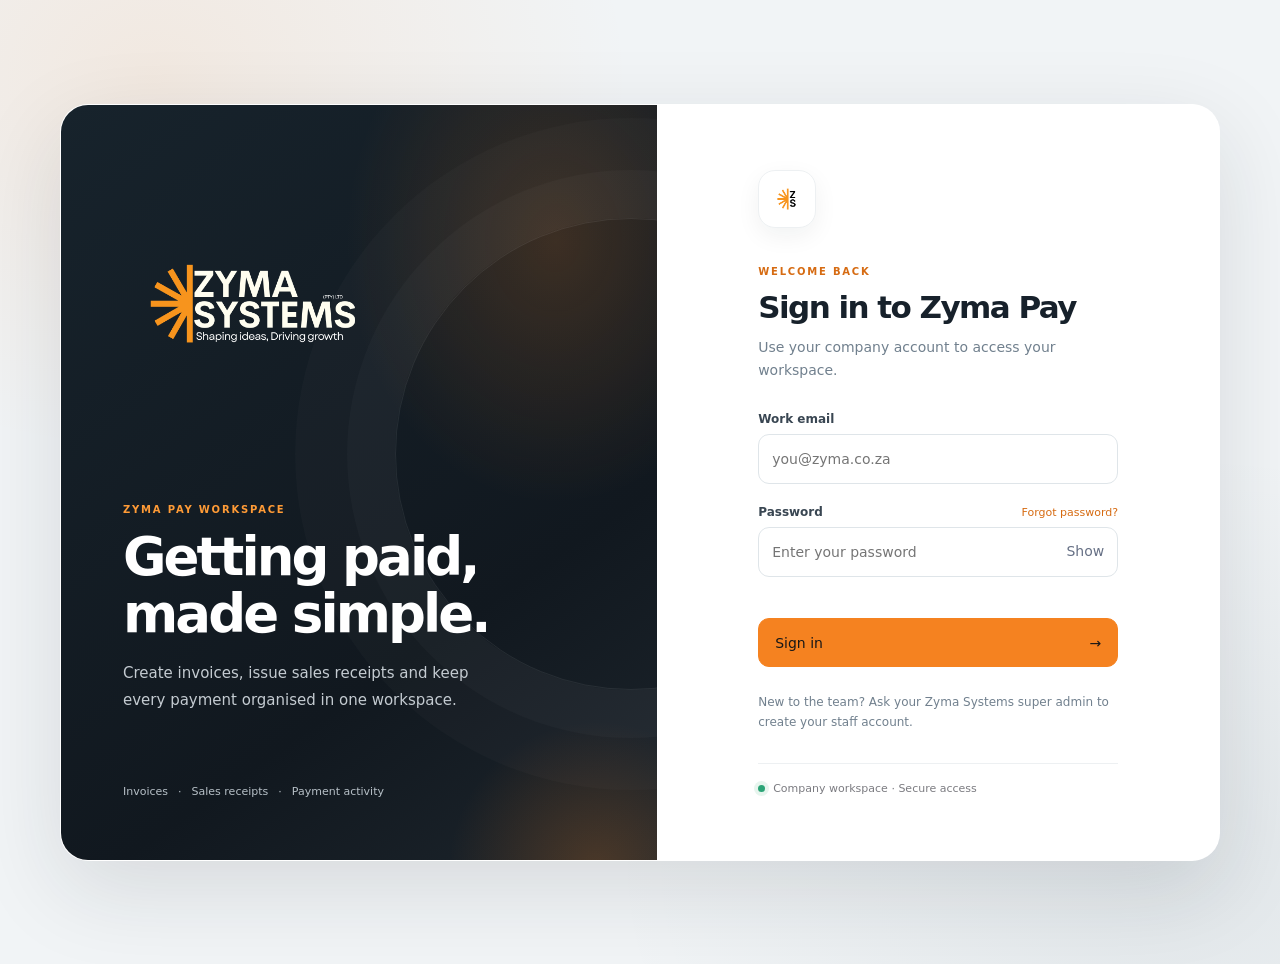
<file: index.html>
<!DOCTYPE html>
<html lang="en">
<head>
    <meta charset="UTF-8">
    <meta name="viewport" content="width=device-width, initial-scale=1.0">
    <meta name="theme-color" content="#f5f4f1">
    <title>Sign in · Zyma Pay</title>
    <meta name="description" content="Zyma Pay makes payments simple with streamlined invoices, sales receipts and payment management.">
    <link rel="canonical" href="https://payments.zyma.co.za/">
    <meta property="og:type" content="website">
    <meta property="og:url" content="https://payments.zyma.co.za/">
    <meta property="og:title" content="Zyma Pay — Payments Simplified">
    <meta property="og:description" content="Zyma Pay makes payments simple with streamlined invoices, sales receipts and payment management.">
    <meta property="og:image" content="https://payments.zyma.co.za/images/Zyma%20Pay_%20Payments%20Simplified.png">
    <meta property="og:image:alt" content="Zyma Pay — Payments Simplified">
    <meta name="twitter:card" content="summary_large_image">
    <meta name="twitter:title" content="Zyma Pay — Payments Simplified">
    <meta name="twitter:description" content="Zyma Pay makes payments simple with streamlined invoices, sales receipts and payment management.">
    <meta name="twitter:image" content="https://payments.zyma.co.za/images/Zyma%20Pay_%20Payments%20Simplified.png">
    <meta name="twitter:image:alt" content="Zyma Pay — Payments Simplified">
    <link rel="icon" type="image/png" href="images/zyma-symbol.png">
    <link rel="stylesheet" href="css/login.css">
</head>
<body class="login-page">
    <main class="auth-shell">
        <section class="auth-story" aria-label="Zyma Systems">
            <img class="auth-full-logo" src="images/zyma-systems-logo-full.png" alt="Zyma Systems — Shaping ideas, Driving growth">
            <div class="story-copy">
                <span class="eyebrow">ZYMA PAY WORKSPACE</span>
                <h1>Getting paid, made simple.</h1>
                <p>Create invoices, issue sales receipts and keep every payment organised in one workspace.</p>
            </div>
            <div class="story-foot"><span>Invoices</span><span>·</span><span>Sales receipts</span><span>·</span><span>Payment activity</span></div>
        </section>

        <section class="auth-panel">
            <div class="auth-panel-inner">
                <img class="auth-symbol" src="images/zyma-symbol.png" alt="Zyma Systems symbol">

                <form id="loginForm" novalidate>
                    <span class="eyebrow">WELCOME BACK</span>
                    <h2>Sign in to Zyma Pay</h2>
                    <p class="muted">Use your company account to access your workspace.</p>

                    <label for="loginEmail">Work email</label>
                    <input type="email" id="loginEmail" name="email" autocomplete="username" placeholder="you@zyma.co.za" required>

                    <div class="field-block">
                        <div class="label-row">
                            <label for="loginPassword">Password</label>
                            <a href="#forgot-password" id="forgotPasswordLink">Forgot password?</a>
                        </div>
                        <div class="password-wrap">
                            <input type="password" id="loginPassword" name="password" autocomplete="current-password" placeholder="Enter your password" required>
                            <button class="show-password" type="button" id="togglePassword" aria-label="Show password">Show</button>
                        </div>
                    </div>

                    <div class="auth-message" id="loginMessage" role="status" aria-live="polite"></div>
                    <button class="primary-btn" type="submit" id="loginSubmit"><span>Sign in</span><span aria-hidden="true">→</span></button>
                    <p class="auth-help">New to the team? Ask your Zyma Systems super admin to create your staff account.</p>
                </form>

                <section id="forgotPasswordPanel" hidden>
                    <span class="eyebrow">ACCOUNT RECOVERY</span>
                    <h2>Reset your password</h2>
                    <p class="muted">Enter your work email and we will send a secure reset link if an active account exists.</p>

                    <form id="forgotPasswordForm" novalidate>
                        <label for="forgotEmail">Work email</label>
                        <input type="email" id="forgotEmail" autocomplete="email" placeholder="you@zyma.co.za" required>
                        <div class="auth-message" id="forgotMessage" role="status" aria-live="polite"></div>
                        <button class="primary-btn" type="submit"><span>Send reset link</span><span aria-hidden="true">→</span></button>
                        <button class="text-btn" id="backToLogin" type="button">← Back to sign in</button>
                    </form>
                </section>

                <div class="auth-secure"><span class="secure-dot"></span> Company workspace · Secure access</div>
            </div>
        </section>
    </main>

    <script src="js/config.js?v=20261008-5"></script>
    <script src="js/api.js?v=20261008-5"></script>
    <script src="js/auth.js?v=20261008-6"></script>
</body>
</html>
</file>
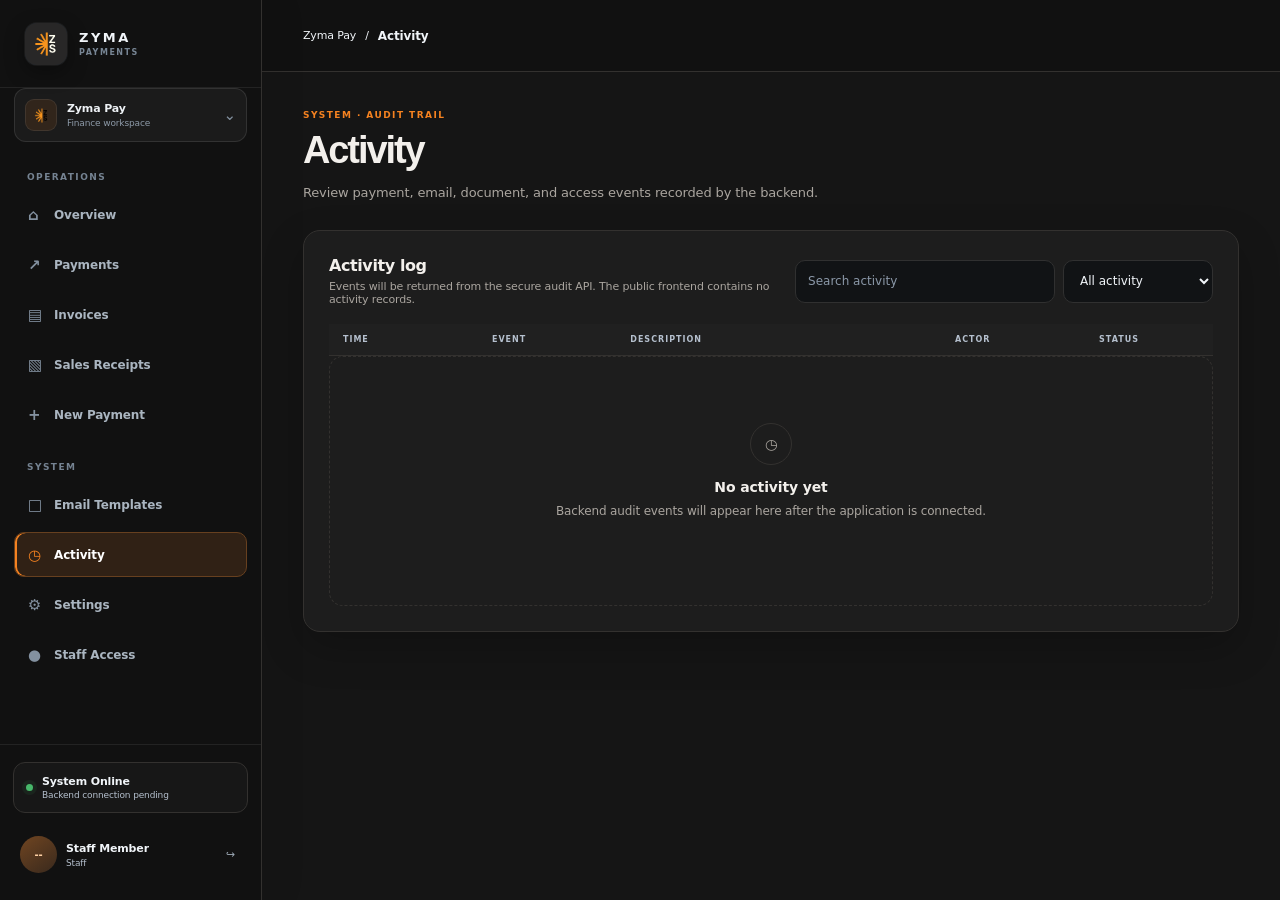
<file: activity.html>
<!DOCTYPE html>
<html lang="en">
<head>
    <meta charset="UTF-8">
    <meta name="viewport" content="width=device-width, initial-scale=1.0">
    <title>Activity — Zyma Pay</title>
    <link rel="stylesheet" href="css/style.css">
    <script src="js/theme.js?v=20261023-1"></script>
</head>
<body>
<div class="app">
    <aside class="sidebar">
        <div class="brand"><div class="brand-mark"><img src="images/5.png" alt="Zyma Systems logo"></div><div class="brand-copy"><strong>ZYMA</strong><span>PAYMENTS</span></div></div>
        <div class="sidebar-section"><span class="sidebar-label">OPERATIONS</span><nav class="navigation">
            <a class="nav-item" href="dashboard.html"><span class="nav-icon">⌂</span><span>Overview</span></a>
            <a class="nav-item" href="dashboard.html#payments"><span class="nav-icon">↗</span><span>Payments</span></a>
            <a class="nav-item" href="invoices.html"><span class="nav-icon">▤</span><span>Invoices</span></a>
            <a class="nav-item" href="sales-receipts.html"><span class="nav-icon">▧</span><span>Sales Receipts</span></a>
            <a class="nav-item" href="dashboard.html#new-payment"><span class="nav-icon">+</span><span>New Payment</span></a>
        </nav></div>
        <div class="sidebar-section"><span class="sidebar-label">SYSTEM</span><nav class="navigation">
            <a class="nav-item" href="templates.html"><span class="nav-icon">□</span><span>Email Templates</span></a>
            <a class="nav-item active" href="activity.html"><span class="nav-icon">◷</span><span>Activity</span></a>
            <a class="nav-item" href="settings.html"><span class="nav-icon">⚙</span><span>Settings</span></a>
            <a class="nav-item" href="staff-access.html" data-super-admin-only><span class="nav-icon">●</span><span>Staff Access</span></a>
        </nav></div>
        <div class="sidebar-bottom"><div class="system-status"><span class="status-dot"></span><div><strong>System Online</strong><small id="systemStatusText">Backend connection pending</small></div></div><div class="user-profile"><div class="avatar" id="userAvatar">--</div><div class="user-details"><strong id="userName">Staff Member</strong><span id="userRole">Staff</span></div><button class="more-button" id="logoutButton" type="button" title="Sign out">↪</button></div></div>
    </aside>
    <main class="main">
        <header class="topbar"><div class="breadcrumb"><span>Zyma Pay</span><span>/</span><strong>Activity</strong></div></header>
        <div class="content"><section class="page standalone-page active-page">
            <div class="page-heading"><div><span class="eyebrow">SYSTEM · AUDIT TRAIL</span><h1>Activity</h1><p>Review payment, email, document, and access events recorded by the backend.</p></div></div>
            <section class="form-panel">
                <div class="invoice-register-toolbar"><div><h2>Activity log</h2><p>Events will be returned from the secure audit API. The public frontend contains no activity records.</p></div><div class="invoice-register-filters"><input id="activitySearch" type="search" placeholder="Search activity" aria-label="Search activity"><select id="activityType"><option value="">All activity</option><option value="payment">Payments</option><option value="email">Emails</option><option value="document">Documents</option><option value="access">Access</option><option value="system">System</option></select></div></div>
                <div class="activity-head"><span>TIME</span><span>EVENT</span><span>DESCRIPTION</span><span>ACTOR</span><span>STATUS</span></div>
                <div id="activityList" class="activity-list"><div class="empty-state large-empty"><div class="empty-state-icon">◷</div><strong>No activity yet</strong><p>Backend audit events will appear here after the application is connected.</p></div></div>
            </section>
        </section></div>
    </main>
</div>
<script src="js/config.js?v=20261008-6"></script><script src="js/api.js?v=20261008-6"></script><script src="js/session.js?v=20261008-6"></script><script src="js/activity.js?v=20261008-6"></script>
    <script src="js/mobile-navigation.js"></script>
</body>
</html>
</file>
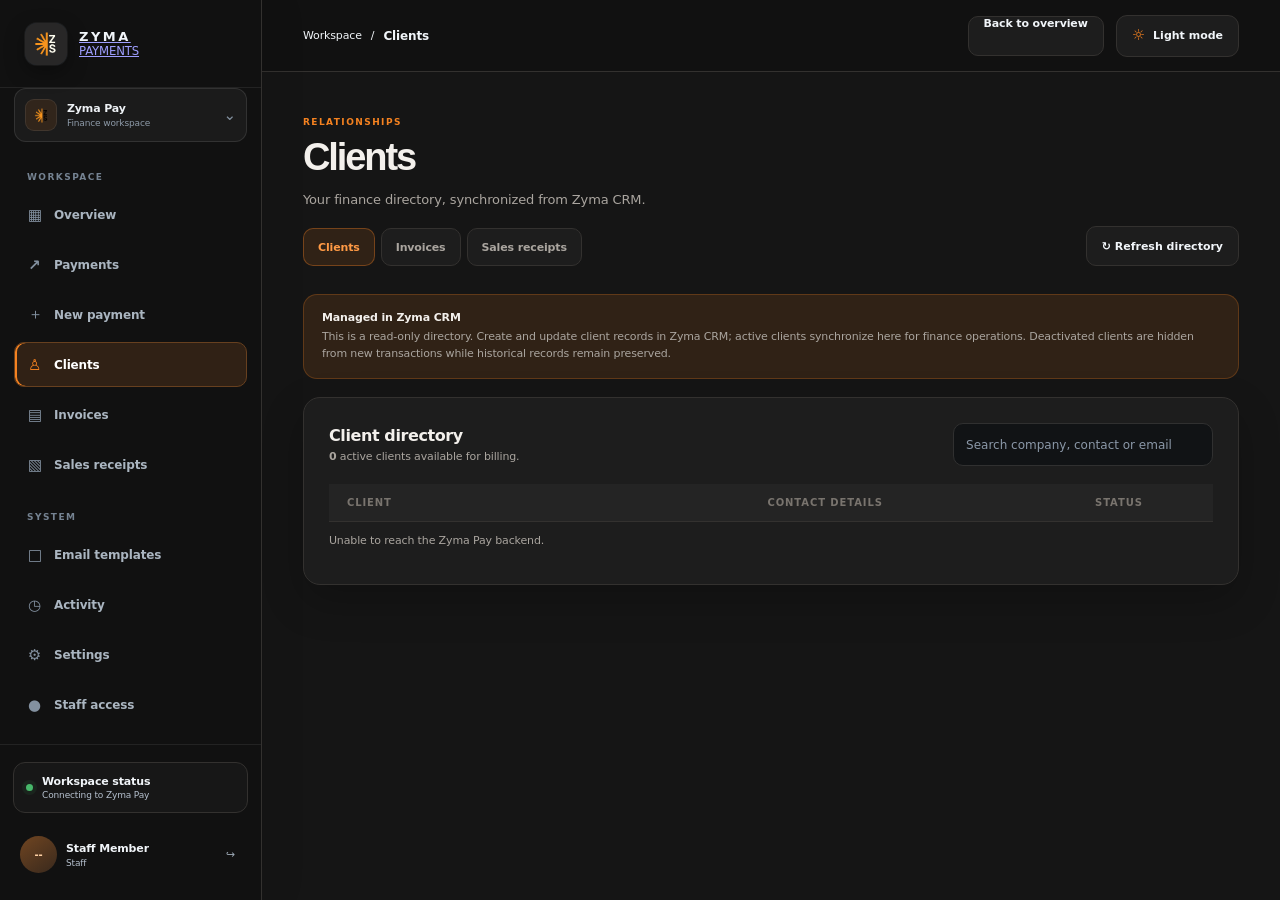
<file: clients.html>
<!DOCTYPE html>
<html lang="en">
<head>
    <meta charset="UTF-8">
    <meta name="viewport" content="width=device-width, initial-scale=1.0">
    <meta name="theme-color" content="#f5f4f1">
    <title>Clients — Zyma Pay</title>
    <link rel="stylesheet" href="css/style.css">
    <script src="js/theme.js?v=20261111-1"></script>
</head>
<body class="invoice-page clients-page">
    <div class="app">
        <aside class="sidebar">
            <a class="brand" href="dashboard.html" aria-label="Zyma Pay home">
                <span class="brand-mark"><img src="images/5.png" alt="Zyma Systems logo"></span>
                <span class="brand-copy"><strong>ZYMA</strong><small>PAYMENTS</small></span>
            </a>
            <a class="workspace-switcher" href="dashboard.html" aria-label="Current workspace: Zyma Pay">
                <span class="workspace-icon"><img src="images/zyma-symbol.png" alt="" aria-hidden="true"></span>
                <span class="workspace-copy"><strong>Zyma Pay</strong><small>Finance workspace</small></span>
                <span class="chevron" aria-hidden="true">⌄</span>
            </a>
            <div class="sidebar-section">
                <span class="sidebar-label">WORKSPACE</span>
                <nav class="navigation" aria-label="Workspace navigation">
                    <a class="nav-item" href="dashboard.html"><span class="nav-icon">▦</span><span>Overview</span></a>
                    <a class="nav-item" href="dashboard.html#payments"><span class="nav-icon">↗</span><span>Payments</span></a>
                    <a class="nav-item" href="dashboard.html#new-payment"><span class="nav-icon">＋</span><span>New payment</span></a>
                    <a class="nav-item active" href="clients.html" aria-current="page"><span class="nav-icon">♙</span><span>Clients</span></a>
                    <a class="nav-item" href="invoices.html"><span class="nav-icon">▤</span><span>Invoices</span></a>
                    <a class="nav-item" href="sales-receipts.html"><span class="nav-icon">▧</span><span>Sales receipts</span></a>
                </nav>
            </div>
            <div class="sidebar-section">
                <span class="sidebar-label">SYSTEM</span>
                <nav class="navigation" aria-label="System navigation">
                    <a class="nav-item" href="templates.html"><span class="nav-icon">□</span><span>Email templates</span></a>
                    <a class="nav-item" href="activity.html"><span class="nav-icon">◷</span><span>Activity</span></a>
                    <a class="nav-item" href="settings.html"><span class="nav-icon">⚙</span><span>Settings</span></a>
                    <a class="nav-item" href="staff-access.html" data-super-admin-only><span class="nav-icon">●</span><span>Staff access</span></a>
                </nav>
            </div>
            <div class="sidebar-bottom">
                <div class="system-status"><span class="status-dot"></span><div><strong>Workspace status</strong><small id="systemStatusText">Connecting to Zyma Pay</small></div></div>
                <div class="user-profile">
                    <div class="avatar" id="userAvatar" aria-hidden="true">--</div>
                    <div class="user-details"><strong id="userName">Staff Member</strong><span id="userRole">Staff</span></div>
                    <button class="more-button" id="logoutButton" type="button" title="Sign out" aria-label="Sign out">↪</button>
                </div>
            </div>
        </aside>
        <main class="main">
            <header class="topbar">
                <div class="breadcrumb"><span>Workspace</span><span aria-hidden="true">/</span><strong id="pageTitle">Clients</strong></div>
                <div class="topbar-actions"><a class="secondary-button topbar-return-link" href="dashboard.html">Back to overview</a></div>
            </header>
            <div class="content">
                <div class="invoice-content">
                    <div class="page-heading compact invoice-page-heading">
                        <div>
                            <span class="eyebrow">RELATIONSHIPS</span>
                            <h1>Clients</h1>
                            <p>Your finance directory, synchronized from Zyma CRM.</p>
                            <nav class="billing-document-nav" aria-label="Billing navigation">
                                <a class="active" href="clients.html" aria-current="page">Clients</a>
                                <a href="invoices.html">Invoices</a>
                                <a href="sales-receipts.html">Sales receipts</a>
                            </nav>
                        </div>
                        <button class="secondary-button" id="refreshClientDirectory" type="button">↻ Refresh directory</button>
                    </div>
                    <div class="auth-prototype-notice invoice-storage-notice">
                        <strong>Managed in Zyma CRM</strong>
                        <p>This is a read-only directory. Create and update client records in Zyma CRM; active clients synchronize here for finance operations. Deactivated clients are hidden from new transactions while historical records remain preserved.</p>
                    </div>
                    <section class="form-panel client-directory-panel">
                        <div class="invoice-register-toolbar">
                            <div>
                                <h2>Client directory</h2>
                                <p><strong id="clientDirectoryCount">0</strong> active clients available for billing.</p>
                            </div>
                            <div class="invoice-register-filters">
                                <input id="clientDirectorySearch" type="search" placeholder="Search company, contact or email" aria-label="Search clients">
                            </div>
                        </div>
                        <div class="client-directory-head"><span>CLIENT</span><span>CONTACT DETAILS</span><span>STATUS</span></div>
                        <p id="clientDirectoryMessage" class="invoice-register-message" role="status" aria-live="polite">Loading CRM clients…</p>
                        <div id="clientDirectoryRows" class="client-directory-list"></div>
                    </section>
                </div>
            </div>
        </main>
    </div>
    <script src="js/config.js?v=20261111-1"></script>
    <script src="js/api.js?v=20261111-1"></script>
    <script src="js/auth.js?v=20261111-1"></script>
    <script src="js/session.js?v=20261111-1"></script>
    <script src="js/clients.js?v=20261111-1"></script>
    <script src="js/mobile-navigation.js"></script>
</body>
</html>
</file>
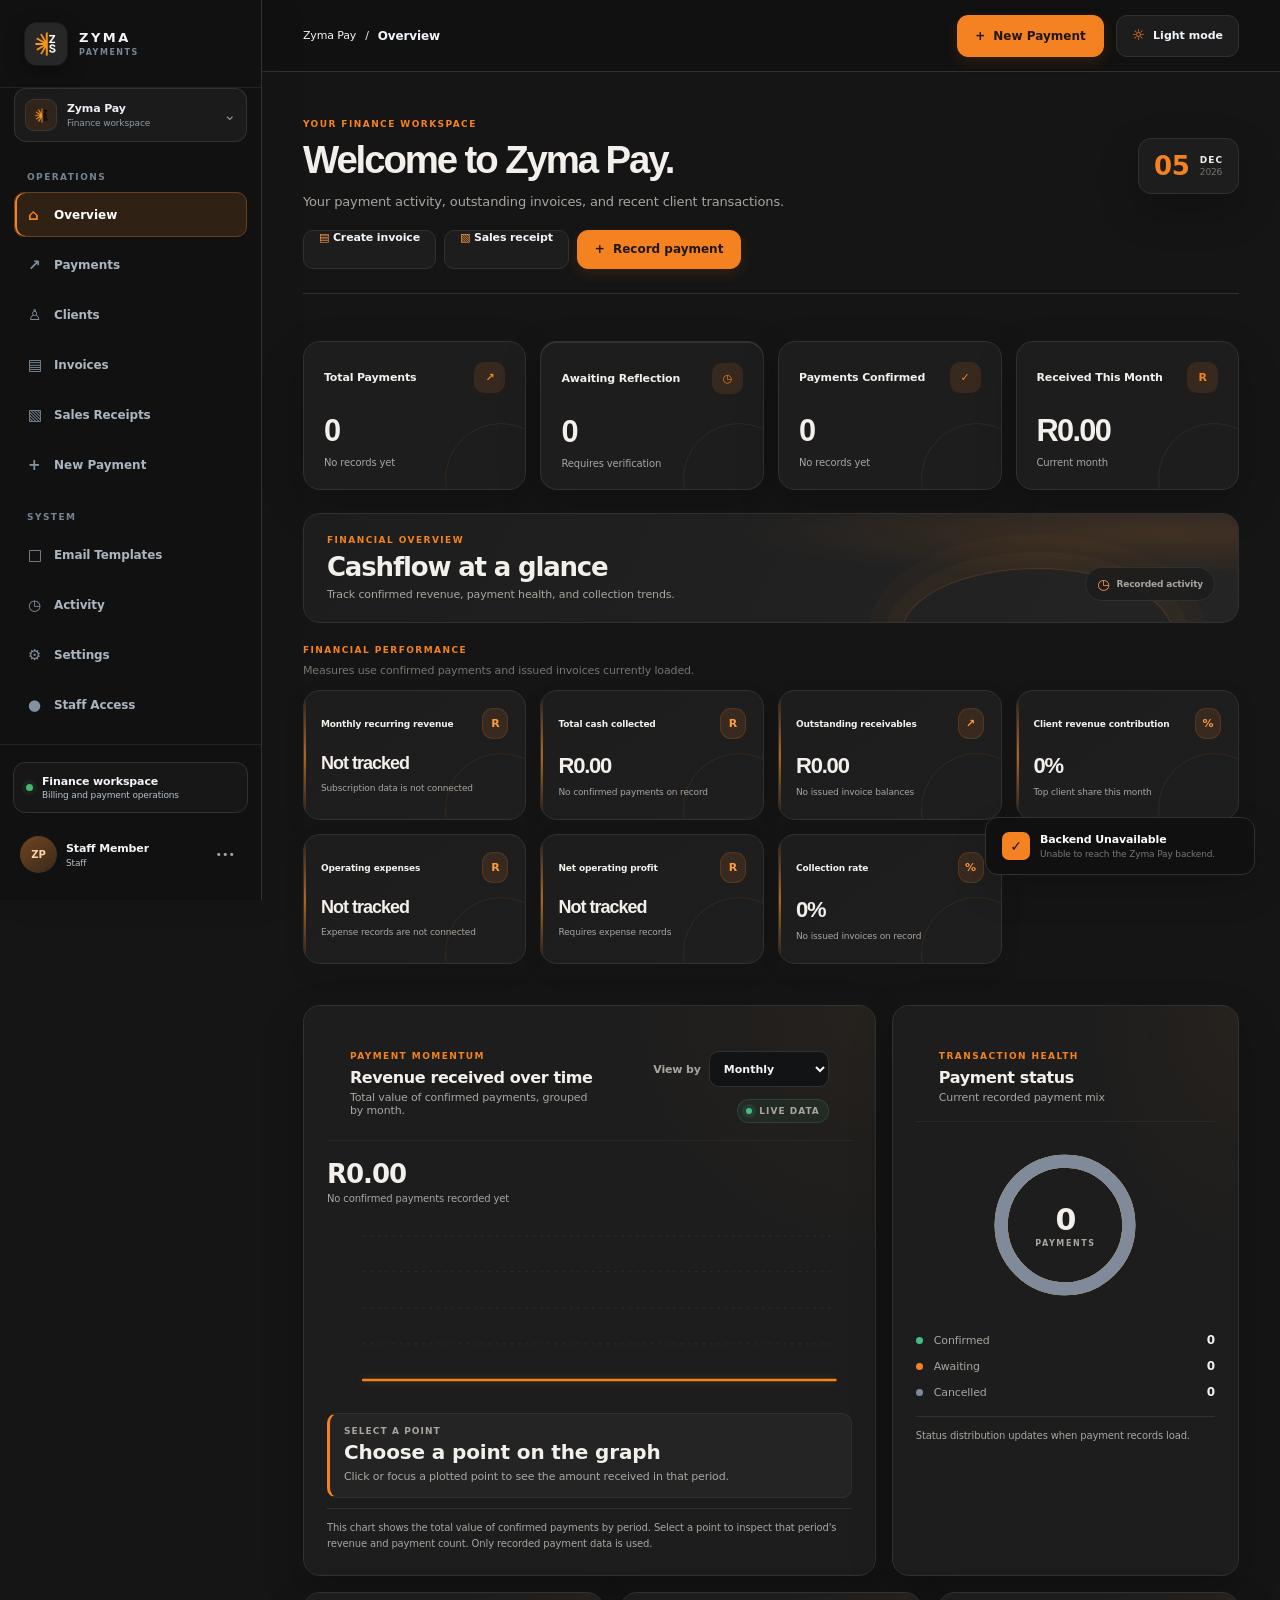
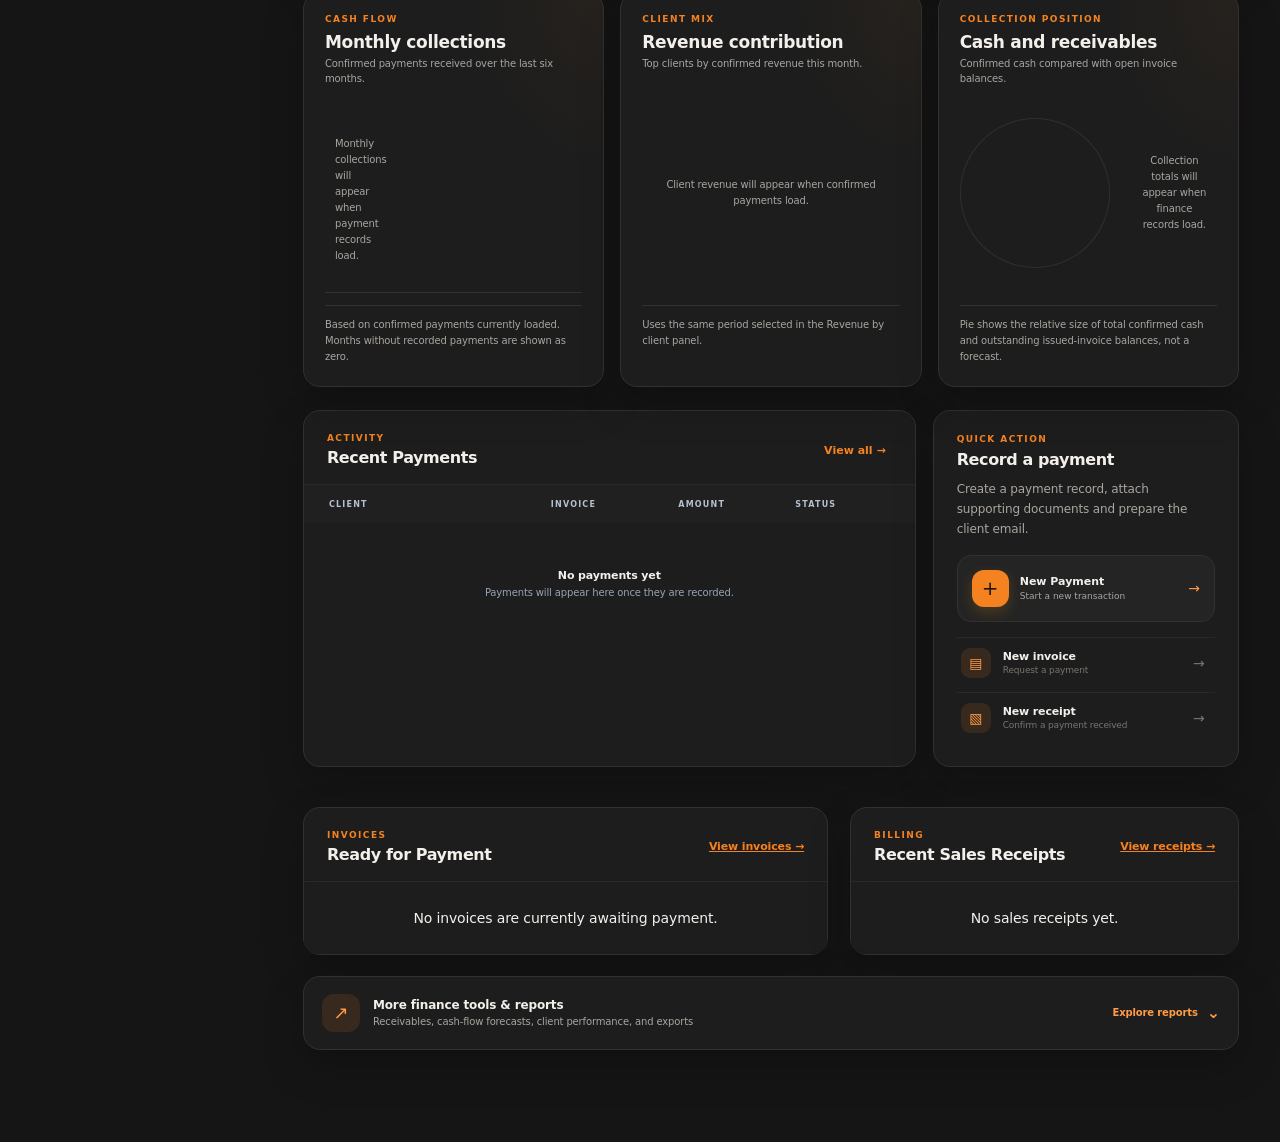
<file: dashboard.html>
<!DOCTYPE html>
<html lang="en">
<head>
    <meta charset="UTF-8">
    <meta name="viewport" content="width=device-width, initial-scale=1.0">

    <title>Zyma Pay — Payment Operations</title>

    <link rel="stylesheet" href="css/style.css">
    <script src="js/theme.js?v=20261023-1"></script>
</head>

<body>

    <!-- =====================================================
         APPLICATION SHELL
    ====================================================== -->

    <div class="app">

        <!-- SIDEBAR -->
        <aside class="sidebar">

            <div class="brand">
                <div class="brand-mark">
                    <img src="images/5.png" alt="Zyma Systems logo">
                </div>

                <div class="brand-copy">
                    <strong>ZYMA</strong>
                    <span>PAYMENTS</span>
                </div>
            </div>

            <a class="workspace-switcher" href="dashboard.html" aria-label="Current workspace: Zyma Pay">
                <span class="workspace-icon"><img src="images/zyma-symbol.png" alt="" aria-hidden="true"></span>
                <span class="workspace-copy"><strong>Zyma Pay</strong><small>Finance workspace</small></span>
                <span class="chevron" aria-hidden="true">⌄</span>
            </a>

            <div class="sidebar-section">

                <span class="sidebar-label">
                    OPERATIONS
                </span>

                <nav class="navigation">

                    <button class="nav-item active" data-page="dashboard">
                        <span class="nav-icon">⌂</span>
                        <span>Overview</span>
                    </button>

                    <button class="nav-item" data-page="payments">
                        <span class="nav-icon">↗</span>
                        <span>Payments</span>
                    </button>

                    <a class="nav-item" href="clients.html">
                        <span class="nav-icon">♙</span>
                        <span>Clients</span>
                    </a>

                    <a class="nav-item" href="invoices.html">
                        <span class="nav-icon">▤</span>
                        <span>Invoices</span>
                    </a>

                    <a class="nav-item" href="sales-receipts.html">
                        <span class="nav-icon">▧</span>
                        <span>Sales Receipts</span>
                    </a>

                    <button class="nav-item" data-page="new-payment">
                        <span class="nav-icon">+</span>
                        <span>New Payment</span>
                    </button>

                </nav>

            </div>


            <div class="sidebar-section">

                <span class="sidebar-label">
                    SYSTEM
                </span>

                <nav class="navigation">

                    <a class="nav-item" href="templates.html">
                        <span class="nav-icon">□</span>
                        <span>Email Templates</span>
                    </a>

                    <a class="nav-item" href="activity.html">
                        <span class="nav-icon">◷</span>
                        <span>Activity</span>
                    </a>

                    <a class="nav-item" href="settings.html">
                        <span class="nav-icon">⚙</span>
                        <span>Settings</span>
                    </a>

                    <a class="nav-item" href="staff-access.html" data-super-admin-only>
                        <span class="nav-icon">●</span>
                        <span>Staff Access</span>
                    </a>

                </nav>

            </div>


            <div class="sidebar-bottom">

                <div class="system-status">
                    <span class="status-dot"></span>

                    <div>
                        <strong>Finance workspace</strong>
                        <small>Billing and payment operations</small>
                    </div>
                </div>

                <div class="user-profile">

                    <div class="avatar" aria-hidden="true">
                        ZP
                    </div>

                    <div class="user-details">
                        <strong id="currentUserName">Staff Member</strong>
                        <span id="currentUserRole">Staff</span>
                    </div>

                    <button class="more-button">•••</button>

                </div>

            </div>

        </aside>


        <!-- MAIN -->
        <main class="main">

            <!-- TOP BAR -->
            <header class="topbar">

                <div class="breadcrumb">
                    <span>Zyma Pay</span>
                    <span>/</span>
                    <strong id="pageTitle">Overview</strong>
                </div>

                <div class="topbar-actions">

                    <button class="primary-button" id="topNewPayment">
                        <span>+</span>
                        New Payment
                    </button>

                </div>

            </header>


            <!-- PAGE CONTENT -->
            <div class="content">


                <!-- =================================================
                     DASHBOARD
                ================================================== -->

                <section class="page active-page" id="dashboard">

                    <div class="page-heading dashboard-page-heading">

                        <div>
                            <span class="eyebrow">
                                YOUR FINANCE WORKSPACE
                            </span>

                            <h1 id="dashboardGreeting">
                                Good day!
                            </h1>

                            <p id="dashboardSubtitle">Your payment activity, outstanding invoices, and recent client transactions.</p>
                        </div>

                        <div class="dashboard-heading-actions">
                            <a class="secondary-button" href="invoices.html?action=create"><span aria-hidden="true">▤</span> Create invoice</a>
                            <a class="secondary-button" href="sales-receipts.html?action=create"><span aria-hidden="true">▧</span> Sales receipt</a>
                            <button class="primary-button" type="button" data-page-target="new-payment"><span aria-hidden="true">+</span> Record payment</button>
                        </div>

                        <div class="date-display" id="currentDateDisplay" aria-label="Current date">
                            <span id="currentDateDay">—</span>
                            <div>
                                <strong id="currentDateMonth">—</strong>
                                <small id="currentDateYear">—</small>
                            </div>
                        </div>

                    </div>


                    <!-- METRICS -->
                    <div class="metrics">

                        <div class="metric-card">

                            <div class="metric-top">
                                <span>Total Payments</span>
                                <span class="metric-icon">↗</span>
                            </div>

                            <strong class="metric-value" id="metricTotalPayments">0</strong>

                            <span class="metric-change">
                                No records yet
                            </span>

                        </div>


                        <div class="metric-card warning-card">

                            <div class="metric-top">
                                <span>Awaiting Reflection</span>
                                <span class="metric-icon">◷</span>
                            </div>

                            <strong class="metric-value" id="metricAwaitingReflection">0</strong>

                            <span class="metric-change">
                                Requires verification
                            </span>

                        </div>


                        <div class="metric-card">

                            <div class="metric-top">
                                <span>Payments Confirmed</span>
                                <span class="metric-icon">✓</span>
                            </div>

                            <strong class="metric-value" id="metricPaymentsConfirmed">0</strong>

                            <span class="metric-change">
                                No records yet
                            </span>

                        </div>


                        <div class="metric-card amount-card">

                            <div class="metric-top">
                                <span>Received This Month</span>
                                <span class="metric-icon">R</span>
                            </div>

                            <strong class="metric-value" id="metricReceivedThisMonth">
                                R0.00
                            </strong>

                            <span class="metric-change">
                                Current month
                            </span>

                        </div>

                    </div>

                    <section class="dashboard-financial-overview" aria-label="Financial overview">
                        <div class="overview-section-heading">
                            <div>
                                <span class="eyebrow">FINANCIAL OVERVIEW</span>
                                <h2>Cashflow at a glance</h2>
                                <p>Track confirmed revenue, payment health, and collection trends.</p>
                            </div>
                            <span class="overview-period-badge"><span aria-hidden="true">◷</span> Recorded activity</span>
                        </div>
                    <section class="financial-kpi-section" aria-label="Financial key performance indicators">
                        <div class="financial-kpi-heading">
                            <span class="eyebrow">FINANCIAL PERFORMANCE</span>
                            <p>Measures use confirmed payments and issued invoices currently loaded.</p>
                        </div>
                        <div class="metrics financial-kpi-grid">
                            <div class="metric-card">
                                <div class="metric-top"><span>Monthly recurring revenue</span><span class="metric-icon">R</span></div>
                                <strong class="metric-value kpi-unavailable" id="kpiMrr">Not tracked</strong>
                                <span class="metric-change">Subscription data is not connected</span>
                            </div>
                            <div class="metric-card amount-card">
                                <div class="metric-top"><span>Total cash collected</span><span class="metric-icon">R</span></div>
                                <strong class="metric-value" id="kpiCashCollected">R0.00</strong>
                                <span class="metric-change" id="kpiCashCollectedCaption">No confirmed payments on record</span>
                            </div>
                            <div class="metric-card">
                                <div class="metric-top"><span>Outstanding receivables</span><span class="metric-icon">↗</span></div>
                                <strong class="metric-value" id="kpiOutstanding">R0.00</strong>
                                <span class="metric-change" id="kpiOutstandingCaption">No issued invoice balances</span>
                            </div>
                            <div class="metric-card">
                                <div class="metric-top"><span>Client revenue contribution</span><span class="metric-icon">%</span></div>
                                <strong class="metric-value" id="kpiClientContribution">0%</strong>
                                <span class="metric-change" id="kpiClientContributionCaption">Top client share this month</span>
                            </div>
                            <div class="metric-card">
                                <div class="metric-top"><span>Operating expenses</span><span class="metric-icon">R</span></div>
                                <strong class="metric-value kpi-unavailable" id="kpiOperatingExpenses">Not tracked</strong>
                                <span class="metric-change">Expense records are not connected</span>
                            </div>
                            <div class="metric-card">
                                <div class="metric-top"><span>Net operating profit</span><span class="metric-icon">R</span></div>
                                <strong class="metric-value kpi-unavailable" id="kpiOperatingProfit">Not tracked</strong>
                                <span class="metric-change">Requires expense records</span>
                            </div>
                            <div class="metric-card">
                                <div class="metric-top"><span>Collection rate</span><span class="metric-icon">%</span></div>
                                <strong class="metric-value" id="kpiCollectionRate">0%</strong>
                                <span class="metric-change" id="kpiCollectionRateCaption">No issued invoices on record</span>
                            </div>
                        </div>
                    </section>


                    <!-- ANALYTICS: values are derived from recorded payment data -->
                    <div class="analytics-grid" aria-label="Payment analytics">
                        <section class="panel analytics-panel">
                            <div class="panel-header analytics-heading">
                                <div><span class="eyebrow">PAYMENT MOMENTUM</span><h2>Revenue received over time</h2><p id="revenueChartDescription">Total value of confirmed payments, grouped by month.</p></div>
                                <div class="chart-header-actions">
                                    <label class="chart-period-control" for="revenueChartPeriod">View by
                                        <select id="revenueChartPeriod" aria-label="Group revenue chart by period">
                                            <option value="monthly">Monthly</option>
                                            <option value="quarterly">Quarterly</option>
                                        </select>
                                    </label>
                                    <span class="chart-live-label"><i></i> LIVE DATA</span>
                                </div>
                            </div>
                            <div class="chart-summary"><strong id="chartRevenueTotal">R0.00</strong><span id="chartRevenueCaption">No confirmed payments recorded yet</span></div>
                            <div class="chart-canvas line-chart-wrap">
                                <svg id="revenueChart" viewBox="0 0 640 230" role="group" aria-label="Interactive line chart of confirmed payment revenue" preserveAspectRatio="none">
                                    <defs><linearGradient id="revenueFill" x1="0" x2="0" y1="0" y2="1"><stop offset="0%" stop-color="#f58220" stop-opacity=".30"/><stop offset="100%" stop-color="#f58220" stop-opacity="0"/></linearGradient></defs>
                                    <g class="chart-grid-lines"><path d="M44 24H620 M44 68H620 M44 112H620 M44 156H620 M44 200H620"/></g>
                                    <g class="chart-y-labels" id="revenueYLabels" aria-hidden="true"></g>
                                    <path class="chart-area" id="revenueArea" d="M44 200 L620 200"/>
                                    <path class="chart-line" id="revenueLine" d="M44 200 L620 200"/>
                                    <g id="revenuePoints"></g><g id="revenueLabels"></g>
                                </svg>
                            </div>
                            <div class="chart-point-detail" id="revenuePointDetail" aria-live="polite">
                                <span class="chart-detail-kicker">SELECT A POINT</span>
                                <strong id="revenuePointAmount">Choose a point on the graph</strong>
                                <span id="revenuePointPeriod">Click or focus a plotted point to see the amount received in that period.</span>
                            </div>
                            <div class="chart-footnote" id="revenueChartNote">This chart shows the total value of confirmed payments by period. Select a point to inspect that period's revenue and payment count. Only recorded payment data is used.</div>
                        </section>
                        <section class="panel analytics-panel status-analytics-panel">
                            <div class="panel-header analytics-heading"><div><span class="eyebrow">TRANSACTION HEALTH</span><h2>Payment status</h2><p>Current recorded payment mix</p></div></div>
                            <div class="status-chart-layout">
                                <div class="donut-wrap">
                                    <svg id="statusChart" viewBox="0 0 220 220" role="img" aria-label="Donut chart showing payment status">
                                        <circle class="donut-track" cx="110" cy="110" r="78"/>
                                        <circle class="donut-segment donut-paid" id="statusPaidArc" cx="110" cy="110" r="78"/>
                                        <circle class="donut-segment donut-awaiting" id="statusAwaitingArc" cx="110" cy="110" r="78"/>
                                        <circle class="donut-segment donut-cancelled" id="statusCancelledArc" cx="110" cy="110" r="78"/>
                                    </svg>
                                    <div class="donut-center"><strong id="chartStatusTotal">0</strong><span>PAYMENTS</span></div>
                                </div>
                                <div class="status-legend">
                                    <div><i class="legend-dot paid-dot"></i><span>Confirmed</span><strong id="chartPaidCount">0</strong></div>
                                    <div><i class="legend-dot awaiting-dot"></i><span>Awaiting</span><strong id="chartAwaitingCount">0</strong></div>
                                    <div><i class="legend-dot cancelled-dot"></i><span>Cancelled</span><strong id="chartCancelledCount">0</strong></div>
                                </div>
                            </div>
                            <div class="chart-footnote" id="statusChartNote">Status distribution updates when payment records load.</div>
                        </section>
                    </div>

                    <section class="financial-charts-grid" aria-label="Financial charts">
                        <article class="panel financial-chart-panel">
                            <div class="financial-chart-heading">
                                <span class="eyebrow">CASH FLOW</span>
                                <h2>Monthly collections</h2>
                                <p>Confirmed payments received over the last six months.</p>
                            </div>
                            <div class="collection-histogram" id="collectionHistogram" role="img" aria-label="Histogram of confirmed payments collected by month">
                                <p class="finance-empty">Monthly collections will appear when payment records load.</p>
                            </div>
                            <p class="chart-footnote">Based on confirmed payments currently loaded. Months without recorded payments are shown as zero.</p>
                        </article>
                        <article class="panel financial-chart-panel">
                            <div class="financial-chart-heading">
                                <span class="eyebrow">CLIENT MIX</span>
                                <h2>Revenue contribution</h2>
                                <p id="clientRevenueChartCaption">Top clients by confirmed revenue this month.</p>
                            </div>
                            <div class="client-revenue-bars" id="clientRevenueBars" role="img" aria-label="Bar chart of confirmed revenue by client">
                                <p class="finance-empty">Client revenue will appear when confirmed payments load.</p>
                            </div>
                            <p class="chart-footnote">Uses the same period selected in the Revenue by client panel.</p>
                        </article>
                        <article class="panel financial-chart-panel">
                            <div class="financial-chart-heading">
                                <span class="eyebrow">COLLECTION POSITION</span>
                                <h2>Cash and receivables</h2>
                                <p>Confirmed cash compared with open invoice balances.</p>
                            </div>
                            <div class="cash-receivables-chart">
                                <div class="cash-receivables-pie" id="cashReceivablesPie" role="img" aria-label="Pie chart comparing confirmed cash collected with outstanding receivables"></div>
                                <div class="cash-receivables-legend" id="cashReceivablesLegend">
                                    <p class="finance-empty">Collection totals will appear when finance records load.</p>
                                </div>
                            </div>
                            <p class="chart-footnote">Pie shows the relative size of total confirmed cash and outstanding issued-invoice balances, not a forecast.</p>
                        </article>
                    </section>
                    </section>

                    <!-- FINANCIAL OPERATIONS: receivables, forecast, client revenue and reporting -->
                    <details class="finance-analytics-disclosure">
                        <summary>
                            <span class="finance-disclosure-icon" aria-hidden="true">↗</span>
                            <span class="finance-disclosure-copy">
                                <strong>More finance tools & reports</strong>
                                <small>Receivables, cash-flow forecasts, client performance, and exports</small>
                            </span>
                            <span class="finance-disclosure-action">Explore reports <span aria-hidden="true">⌄</span></span>
                        </summary>
                        <div class="finance-analytics-content">
                    <div class="finance-insights-grid" aria-label="Financial operations insights">
                        <section class="panel finance-insight-panel finance-outstanding-panel">
                            <div class="panel-header finance-insight-heading">
                                <div><span class="eyebrow">ACCOUNTS RECEIVABLE</span><h2>Outstanding payments</h2><p>Unpaid invoice balances after matching confirmed payments.</p></div>
                                <span class="finance-count-pill" id="outstandingInvoiceCount">0 invoices</span>
                            </div>
                            <div class="finance-kpi-row"><strong id="outstandingTotalAmount">R0.00</strong><span id="outstandingTotalCaption">No outstanding balances</span></div>
                            <div class="finance-table-wrap">
                                <table class="finance-table"><thead><tr><th>Client / invoice</th><th>Due</th><th>Outstanding</th><th>Match status</th><th></th></tr></thead><tbody id="outstandingPaymentsRows"><tr><td colspan="5" class="finance-empty">Invoice balances will appear when billing records load.</td></tr></tbody></table>
                            </div>
                            <p class="finance-footnote">Draft invoices are excluded. Confirmed payments are matched using their invoice number; awaiting and cancelled payments do not reduce the balance.</p>
                        </section>

                        <section class="panel finance-insight-panel">
                            <div class="panel-header finance-insight-heading">
                                <div><span class="eyebrow">LIQUIDITY PLANNING</span><h2>Cash-flow forecast</h2><p>Expected receipts from issued invoices, not confirmed cash.</p></div>
                                <label class="finance-period-select">Horizon <select id="cashflowHorizon" aria-label="Cash flow forecast horizon"><option value="7">7 days</option><option value="30" selected>30 days</option><option value="90">90 days</option></select></label>
                            </div>
                            <div class="forecast-total"><strong id="cashflowForecastTotal">R0.00</strong><span id="cashflowForecastCaption">Expected receipts in the next 30 days</span></div>
                            <div class="forecast-breakdown"><div><span>Overdue</span><strong id="cashflowOverdueTotal">R0.00</strong></div><div><span>Due in horizon</span><strong id="cashflowDueTotal">R0.00</strong></div><div><span>Unscheduled</span><strong id="cashflowUnscheduledTotal">R0.00</strong></div></div>
                            <div class="forecast-list" id="cashflowForecastRows"><p class="finance-empty">Forecast entries will appear when issued invoices load.</p></div>
                            <p class="finance-footnote">Forecasts use remaining invoice balances and due dates. They are estimates and do not guarantee payment.</p>
                        </section>

                        <section class="panel finance-insight-panel">
                            <div class="panel-header finance-insight-heading">
                                <div><span class="eyebrow">CLIENT PERFORMANCE</span><h2>Revenue by client</h2><p>Confirmed payments grouped by client for the selected period.</p></div>
                                <label class="finance-period-select">Period <select id="clientRevenuePeriod" aria-label="Client revenue period"><option value="monthly">This month</option><option value="quarterly">This quarter</option><option value="yearly">This year</option><option value="all">All time</option></select></label>
                            </div>
                            <div class="finance-kpi-row"><strong id="clientRevenueTotal">R0.00</strong><span id="clientRevenueCaption">Confirmed revenue</span></div>
                            <div class="client-revenue-list" id="clientRevenueRows"><p class="finance-empty">Client revenue will appear when confirmed payments load.</p></div>
                            <p class="finance-footnote">Only payments marked Paid are counted. This is recorded revenue, not invoice value or forecast cash.</p>
                        </section>

                        <section class="panel finance-insight-panel finance-tools-panel">
                            <div class="panel-header finance-insight-heading"><div><span class="eyebrow">REPORTING & AUTOMATION</span><h2>Financial reports</h2><p>Export real records for reconciliation and review.</p></div></div>
                            <label class="finance-export-label" for="financeExportPeriod">Report period</label>
                            <select id="financeExportPeriod" class="finance-export-select"><option value="monthly">Current month</option><option value="quarterly">Current quarter</option><option value="yearly">Current year</option><option value="all">All recorded data</option></select>
                            <button type="button" class="primary-button finance-export-button" id="exportFinancialReport">Download financial report (.csv)</button>
                            <button type="button" class="secondary-button finance-export-button" id="exportOutstandingReport">Export outstanding invoices (.csv)</button>
                            <div class="finance-matching-note"><strong>Invoice-to-payment matching</strong><p id="invoiceMatchingSummary">Matching status will update when invoice and payment records load.</p></div>
                            <div class="finance-reminder-note"><span class="reminder-status-dot"></span><div><strong>Automated payment reminders</strong><p>Planned n8n integration. Reminders are not active yet.</p><span class="planned-tag">LOW PRIORITY · NOT CONNECTED</span></div></div>
                        </section>
                    </div>
                        </div>
                    </details>

                    <!-- DASHBOARD GRID -->
                    <div class="dashboard-grid">

                        <!-- RECENT PAYMENTS -->
                        <div class="panel payments-panel">

                            <div class="panel-header">

                                <div>
                                    <span class="eyebrow">
                                        ACTIVITY
                                    </span>

                                    <h2>
                                        Recent Payments
                                    </h2>
                                </div>

                                <button
                                    class="text-button"
                                    data-page-target="payments">
                                    View all →
                                </button>

                            </div>


                            <div class="payment-table" id="recentPaymentsRows">

                                <div class="table-head">
                                    <span>CLIENT</span>
                                    <span>INVOICE</span>
                                    <span>AMOUNT</span>
                                    <span>STATUS</span>
                                </div>


                                <div class="payment-empty-state" data-payment-empty="recent">
                                    <strong>No payments yet</strong>
                                    <span>Payments will appear here once they are recorded.</span>
                                </div>

                            </div>

                        </div>


                        <!-- QUICK ACTION -->
                        <div class="panel quick-panel">

                            <span class="eyebrow">
                                QUICK ACTION
                            </span>

                            <h2>
                                Record a payment
                            </h2>

                            <p>
                                Create a payment record, attach
                                supporting documents and prepare
                                the client email.
                            </p>

                            <button class="large-action" id="dashboardNewPayment">

                                <span class="action-icon">
                                    +
                                </span>

                                <span>
                                    <strong>
                                        New Payment
                                    </strong>

                                    <small>
                                        Start a new transaction
                                    </small>
                                </span>

                                <span class="arrow">
                                    →
                                </span>

                            </button>

                            <div class="quick-action-links">
                                <a href="invoices.html?action=create"><span aria-hidden="true">▤</span><span><strong>New invoice</strong><small>Request a payment</small></span><span aria-hidden="true">→</span></a>
                                <a href="sales-receipts.html?action=create"><span aria-hidden="true">▧</span><span><strong>New receipt</strong><small>Confirm a payment received</small></span><span aria-hidden="true">→</span></a>
                            </div>

                        </div>

                    </div>

                    <div class="billing-dashboard-grid">
                        <div class="panel">
                            <div class="panel-header">
                                <div>
                                    <span class="eyebrow">INVOICES</span>
                                    <h2>Ready for Payment</h2>
                                </div>
                                <a class="text-button" href="invoices.html">View invoices →</a>
                            </div>
                            <div id="readyInvoicesRows" class="billing-list">
                                <div class="billing-list-empty">No invoices are currently awaiting payment.</div>
                            </div>
                        </div>

                        <div class="panel">
                            <div class="panel-header">
                                <div>
                                    <span class="eyebrow">BILLING</span>
                                    <h2>Recent Sales Receipts</h2>
                                </div>
                                <a class="text-button" href="sales-receipts.html">View receipts →</a>
                            </div>
                            <div id="recentReceiptsRows" class="billing-list">
                                <div class="billing-list-empty">No sales receipts yet.</div>
                            </div>
                        </div>
                    </div>

                </section>


                <!-- =================================================
                     PAYMENTS
                ================================================== -->

                <section class="page" id="payments">

                    <div class="page-heading compact">

                        <div>
                            <span class="eyebrow">
                                TRANSACTION MANAGEMENT
                            </span>

                            <h1>
                                Payments
                            </h1>

                            <p>
                                All payment records and transaction history.
                            </p>
                        </div>

                        <button class="primary-button" id="paymentsNewPayment">
                            + New Payment
                        </button>

                    </div>


                    <div class="toolbar">

                        <div class="search-box">
                            <span>⌕</span>

                            <input
                                type="search"
                                id="paymentSearch"
                                placeholder="Search client, invoice or receipt..."
                            >
                        </div>

                        <select id="statusFilter">
                            <option value="all">All statuses</option>
                            <option value="paid">Payment Received</option>
                            <option value="awaiting">Awaiting Reflection</option>
                        </select>

                        <select id="paymentTypeFilter">
                            <option value="all">All payment types</option>
                            <option>Bank transfer (EFT)</option>
                            <option>Debit card</option>
                            <option>Credit card</option>
                            <option>Cash</option>
                            <option>Other</option>
                        </select>

                    </div>


                    <div class="panel full-panel">

                        <div class="payment-table large-table" id="paymentsRows">

                            <div class="table-head">
                                <span>CLIENT</span>
                                <span>INVOICE</span>
                                <span>RECEIPT</span>
                                <span>AMOUNT</span>
                                <span>TYPE</span>
                                <span>STATUS</span>
                            </div>


                            <div class="payment-empty-state" data-payment-empty="all">
                                <strong>No payments yet</strong>
                                <span>There are no payment records to display.</span>
                            </div>

                        </div>

                    </div>

                </section>


                <!-- =================================================
                     NEW PAYMENT
                ================================================== -->

                <section class="page" id="new-payment">

                    <div class="page-heading compact">

                        <div>
                            <span class="eyebrow">
                                PAYMENT OPERATIONS
                            </span>

                            <h1>
                                New Payment
                            </h1>

                            <p>
                                Record a payment and prepare the client
                                communication.
                            </p>
                        </div>

                    </div>


                    <form id="paymentForm">

                        <div class="form-layout">

                            <!-- LEFT -->
                            <div>

                                <div class="form-panel">

                                    <div class="form-panel-heading">
                                        <span class="step-number">01</span>

                                        <div>
                                            <h2>
                                                Client Information
                                            </h2>

                                            <p>
                                                Who is this payment from?
                                            </p>
                                        </div>
                                    </div>


                                    <div class="form-grid">

                                        <div class="field full crm-client-field">
                                            <label for="paymentClientSelect">Select CRM client</label>
                                            <select id="paymentClientSelect" required><option value="">Loading CRM clients…</option></select>
                                            <small>Client records are managed in Zyma CRM. This directory is read-only.</small>
                                        </div>
                                        <div class="field full">
                                            <label>Company / Client Name</label>

                                            <input
                                                type="text"
                                                id="clientName"
                                                placeholder="Select a CRM client above"
                                                readonly
                                                required
                                            >
                                        </div>


                                        <div class="field full">
                                            <label>
                                                Client Email Address
                                            </label>

                                            <input
                                                type="email"
                                                id="clientEmail"
                                                placeholder="Email is loaded from CRM"
                                                readonly
                                                required
                                            >
                                        </div>

                                    </div>

                                </div>


                                <div class="form-panel">

                                    <div class="form-panel-heading">
                                        <span class="step-number">02</span>

                                        <div>
                                            <h2>
                                                Payment Information
                                            </h2>

                                            <p>
                                                Enter the transaction details.
                                            </p>
                                        </div>
                                    </div>


                                    <div class="form-grid">

                                        <div class="field">
                                            <label>
                                                Invoice Number
                                            </label>

                                            <input
                                                type="text"
                                                id="invoiceNumber"
                                                placeholder="Invoice number"
                                                required
                                            >
                                        </div>


                                        <div class="field">
                                            <label>
                                                Sales Receipt Number
                                            </label>

                                            <input
                                                type="text"
                                                id="receiptNumber"
                                                placeholder="Sales receipt number"
                                            >
                                        </div>


                                        <div class="field">
                                            <label>
                                                Amount
                                            </label>

                                            <div class="amount-input">
                                                <span>R</span>

                                                <input
                                                    type="number"
                                                    id="amount"
                                                    placeholder="0.00"
                                                    step="0.01"
                                                    min="0"
                                                    required
                                                >
                                            </div>
                                        </div>


                                        <div class="field">
                                            <label>
                                                Payment Type
                                            </label>

                                            <select id="paymentType">

                                                <option>
                                                    Bank transfer (EFT)
                                                </option>

                                                <option>
                                                    Debit card
                                                </option>

                                                <option>
                                                    Credit card
                                                </option>

                                                <option>
                                                    Cash
                                                </option>

                                                <option>
                                                    Other
                                                </option>

                                            </select>
                                        </div>


                                        <div class="field">
                                            <label>
                                                Payment Date
                                            </label>

                                            <input
                                                type="date"
                                                id="paymentDate"
                                            >
                                        </div>


                                        <div class="field">
                                            <label>
                                                Payment Status
                                            </label>

                                            <select id="paymentStatus">

                                                <option value="awaiting">
                                                    Awaiting Reflection
                                                </option>

                                                <option value="paid">
                                                    Payment Received
                                                </option>

                                            </select>
                                        </div>

                                    </div>

                                </div>


                                <div class="form-panel">

                                    <div class="form-panel-heading">
                                        <span class="step-number">03</span>

                                        <div>
                                            <h2>
                                                Supporting Documents
                                            </h2>

                                            <p>
                                                Attach the relevant payment documents.
                                            </p>
                                        </div>
                                    </div>


                                    <div class="upload-grid">

                                        <label class="upload-box">

                                            <input
                                                type="file"
                                                id="proofFile"
                                                accept=".pdf,.png,.jpg,.jpeg"
                                            >

                                            <span class="upload-icon">
                                                ↑
                                            </span>

                                            <strong>
                                                Proof of Payment
                                            </strong>

                                            <small>
                                                PDF, PNG or JPG
                                            </small>

                                            <span class="file-name"
                                                  id="proofFileName">
                                            </span>

                                        </label>


                                        <label class="upload-box">

                                            <input
                                                type="file"
                                                id="invoiceFile"
                                                accept=".pdf,.png,.jpg,.jpeg"
                                            >

                                            <span class="upload-icon">
                                                ↑
                                            </span>

                                            <strong>
                                                Invoice
                                            </strong>

                                            <small>
                                                PDF, PNG or JPG
                                            </small>

                                            <span class="file-name"
                                                  id="invoiceFileName">
                                            </span>

                                        </label>


                                        <label class="upload-box">

                                            <input
                                                type="file"
                                                id="receiptFile"
                                                accept=".pdf,.png,.jpg,.jpeg"
                                            >

                                            <span class="upload-icon">
                                                ↑
                                            </span>

                                            <strong>
                                                Sales Receipt
                                            </strong>

                                            <small>
                                                PDF, PNG or JPG
                                            </small>

                                            <span class="file-name"
                                                  id="receiptFileName">
                                            </span>

                                        </label>

                                    </div>

                                </div>

                            </div>


                            <!-- RIGHT PREVIEW -->
                            <aside class="email-preview-panel">

                                <div class="preview-header">

                                    <div>
                                        <span class="eyebrow">
                                            LIVE PREVIEW
                                        </span>

                                        <h2>
                                            Client Email
                                        </h2>
                                    </div>

                                    <span class="preview-live">
                                        ● LIVE
                                    </span>

                                </div>


                                <div class="email-meta">

                                    <div>
                                        <span>FROM</span>
                                        <strong>
                                            payments@zyma.co.za
                                        </strong>
                                    </div>

                                    <div>
                                        <span>TO</span>
                                        <strong id="previewEmail">
                                            Client email
                                        </strong>
                                    </div>

                                    <div>
                                        <span>SUBJECT</span>
                                        <strong id="previewSubject">
                                            Proof of Payment Received
                                        </strong>
                                    </div>

                                </div>


                                <div class="email-window">

                                    <div class="email-window-header">

                                        <strong>
                                            ZYMA SYSTEMS
                                        </strong>

                                        <span>
                                            PAYMENTS
                                        </span>

                                    </div>


                                    <div class="email-body">

                                        <span class="email-eyebrow"
                                              id="previewEyebrow">
                                            PROOF OF PAYMENT RECEIVED
                                        </span>

                                        <h3 id="previewHeading">
                                            We've received your
                                            proof of payment.
                                        </h3>

                                        <p id="previewIntro">
                                            Thank you for sending your
                                            proof of payment. We have
                                            received the document and
                                            will verify the transaction.
                                        </p>


                                        <div class="email-amount">

                                            <span>
                                                AMOUNT
                                            </span>

                                            <strong id="previewAmount">
                                                R0.00
                                            </strong>

                                        </div>


                                        <div class="email-details">

                                            <div>
                                                <span>INVOICE</span>
                                                <strong id="previewInvoice">
                                                    —
                                                </strong>
                                            </div>

                                            <div>
                                                <span>PAYMENT TYPE</span>
                                                <strong id="previewPaymentType">
                                                    Bank transfer (EFT)
                                                </strong>
                                            </div>

                                            <div>
                                                <span>STATUS</span>
                                                <strong id="previewStatus">
                                                    Awaiting Verification
                                                </strong>
                                            </div>

                                        </div>


                                        <div class="email-notice"
                                             id="previewNotice">

                                            <strong>
                                                AWAITING BANK VERIFICATION
                                            </strong>

                                            <p>
                                                The proof of payment has
                                                been received, but the
                                                payment has not yet been
                                                confirmed.
                                            </p>

                                        </div>


                                        <p class="email-closing">
                                            Kind regards,<br>
                                            <strong>Zyma Systems</strong><br>
                                            payments@zyma.co.za
                                        </p>

                                    </div>

                                </div>


                                <div class="preview-actions">

                                    <button
                                        type="button"
                                        class="secondary-button"
                                        id="saveDraft">
                                        Save Draft
                                    </button>

                                    <button
                                        type="submit"
                                        form="paymentForm"
                                        class="primary-button">
                                        Create & Send Email
                                        <span>→</span>
                                    </button>

                                </div>

                            </aside>

                        </div>

                    </form>

                </section>


           </div>

        </main>

    </div>


    <!-- TOAST -->
    <div class="toast" id="toast">
        <span class="toast-icon">✓</span>
        <div>
            <strong id="toastTitle">Saved</strong>
            <small id="toastMessage">Payment saved successfully.</small>
        </div>
    </div>


    <script src="js/config.js?v=20261008-6"></script>
    <script src="js/api.js?v=20261008-6"></script>
    <script src="js/auth.js?v=20261008-6"></script>
    <script src="js/session.js?v=20261008-6"></script>
    <script src="js/app.js?v=20261111-1"></script>
    <script src="js/clients.js?v=20261111-1"></script>

    <script src="js/mobile-navigation.js"></script>
</body>
</html>
</file>
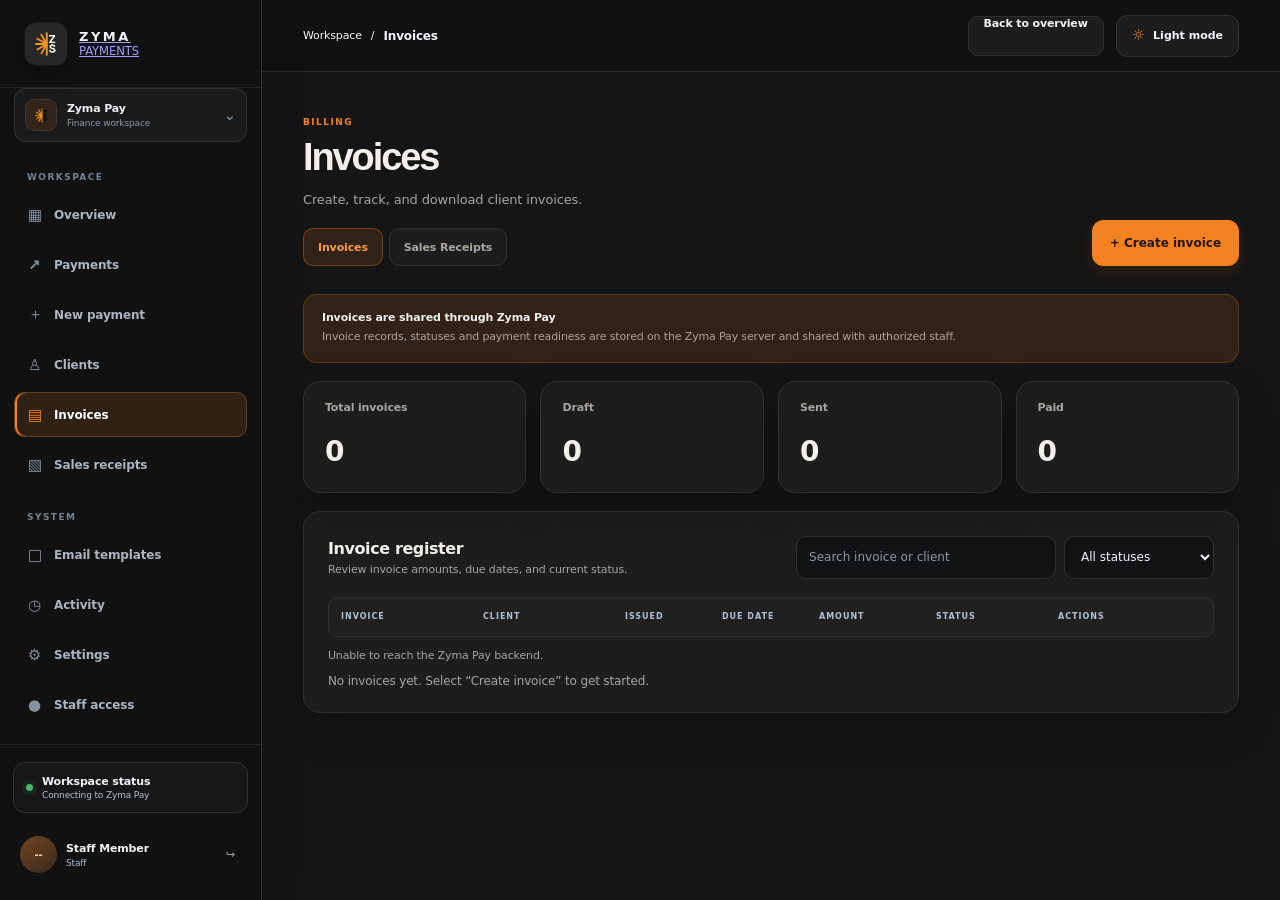
<file: invoices.html>
<!DOCTYPE html>
<html lang="en">
<head>
    <meta charset="UTF-8">
    <meta name="viewport" content="width=device-width, initial-scale=1.0">
    <title>Invoices — Zyma Pay</title>
    <link rel="stylesheet" href="css/style.css">
    <script src="js/theme.js?v=20261023-1"></script>
</head>
<body class="invoice-page">
    <div class="app">
        <aside class="sidebar">
            <a class="brand" href="dashboard.html" aria-label="Zyma Pay home">
                <span class="brand-mark"><img src="images/5.png" alt="Zyma Systems logo"></span>
                <span class="brand-copy"><strong>ZYMA</strong><small>PAYMENTS</small></span>
            </a>
            <a class="workspace-switcher" href="dashboard.html" aria-label="Current workspace: Zyma Pay">
                <span class="workspace-icon"><img src="images/zyma-symbol.png" alt="" aria-hidden="true"></span>
                <span class="workspace-copy"><strong>Zyma Pay</strong><small>Finance workspace</small></span>
                <span class="chevron" aria-hidden="true">⌄</span>
            </a>
            <div class="sidebar-section">
                <span class="sidebar-label">WORKSPACE</span>
                <nav class="navigation" aria-label="Workspace navigation">
                    <a class="nav-item" href="dashboard.html"><span class="nav-icon">▦</span><span>Overview</span></a>
                    <a class="nav-item" href="dashboard.html#payments"><span class="nav-icon">↗</span><span>Payments</span></a>
                    <a class="nav-item" href="dashboard.html#new-payment"><span class="nav-icon">＋</span><span>New payment</span></a>
                    <a class="nav-item" href="clients.html"><span class="nav-icon">♙</span><span>Clients</span></a>
                    <a class="nav-item active" href="invoices.html" aria-current="page"><span class="nav-icon">▤</span><span>Invoices</span></a>
                    <a class="nav-item" href="sales-receipts.html"><span class="nav-icon">▧</span><span>Sales receipts</span></a>
                </nav>
            </div>
            <div class="sidebar-section">
                <span class="sidebar-label">SYSTEM</span>
                <nav class="navigation" aria-label="System navigation">
                    <a class="nav-item" href="templates.html"><span class="nav-icon">□</span><span>Email templates</span></a>
                    <a class="nav-item" href="activity.html"><span class="nav-icon">◷</span><span>Activity</span></a>
                    <a class="nav-item" href="settings.html"><span class="nav-icon">⚙</span><span>Settings</span></a>
                    <a class="nav-item" href="staff-access.html" data-super-admin-only><span class="nav-icon">●</span><span>Staff access</span></a>
                </nav>
            </div>
            <div class="sidebar-bottom">
                <div class="system-status"><span class="status-dot"></span><div><strong>Workspace status</strong><small id="systemStatusText">Connecting to Zyma Pay</small></div></div>
                <div class="user-profile">
                    <div class="avatar" id="userAvatar" aria-hidden="true">--</div>
                    <div class="user-details"><strong id="userName">Staff Member</strong><span id="userRole">Staff</span></div>
                    <button class="more-button" id="logoutButton" type="button" title="Sign out" aria-label="Sign out">↪</button>
                </div>
            </div>
        </aside>
        <main class="main">
            <header class="topbar">
                <div class="breadcrumb"><span>Workspace</span><span aria-hidden="true">/</span><strong id="pageTitle">Invoices</strong></div>
                <div class="topbar-actions"><a class="secondary-button topbar-return-link" href="dashboard.html">Back to overview</a></div>
            </header>
            <div class="content">
    <div class="invoice-content">
        <div class="page-heading compact invoice-page-heading">
            <div>
                <span class="eyebrow">BILLING</span>
                <h1>Invoices</h1>
                <p>Create, track, and download client invoices.</p>
                <nav class="billing-document-nav" aria-label="Billing documents">
                    <a class="active" href="invoices.html" aria-current="page">Invoices</a>
                    <a href="sales-receipts.html">Sales Receipts</a>
                </nav>
            </div>
            <button class="primary-button" id="showInvoiceForm" type="button">+ Create invoice</button>
        </div>

        <div class="auth-prototype-notice invoice-storage-notice" role="status">
            <strong>Invoices are shared through Zyma Pay</strong>
            <p>Invoice records, statuses and payment readiness are stored on the Zyma Pay server and shared with authorized staff.</p>
        </div>

        <div class="invoice-summary-grid" aria-label="Invoice totals by status">
            <article class="invoice-summary-card">
                <span>Total invoices</span>
                <strong id="invoiceCountTotal">0</strong>
            </article>
            <article class="invoice-summary-card">
                <span>Draft</span>
                <strong id="invoiceCountDraft">0</strong>
            </article>
            <article class="invoice-summary-card">
                <span>Sent</span>
                <strong id="invoiceCountSent">0</strong>
            </article>
            <article class="invoice-summary-card">
                <span>Paid</span>
                <strong id="invoiceCountPaid">0</strong>
            </article>
        </div>

        <section class="form-panel invoice-register-panel">
            <div class="invoice-register-toolbar">
                <div>
                    <h2>Invoice register</h2>
                    <p>Review invoice amounts, due dates, and current status.</p>
                </div>
                <div class="invoice-register-filters">
                    <input id="invoiceSearch" type="search" placeholder="Search invoice or client" aria-label="Search invoices">
                    <select id="invoiceStatusFilter" aria-label="Filter invoices by status">
                        <option value="all">All statuses</option>
                        <option value="draft">Draft</option>
                        <option value="sent">Sent</option>
                        <option value="paid">Paid</option>
                    </select>
                </div>
            </div>

            <div class="invoice-register-head" aria-hidden="true">
                <span>INVOICE</span>
                <span>CLIENT</span>
                <span>ISSUED</span>
                <span>DUE DATE</span>
                <span>AMOUNT</span>
                <span>STATUS</span>
                <span>ACTIONS</span>
            </div>
            <p id="invoiceRegisterMessage" class="invoice-register-message" role="status" aria-live="polite"></p>
            <div id="savedInvoices" class="saved-invoice-list">
                <p class="empty-invoices">No invoices yet. Select “Create invoice” to get started.</p>
            </div>
        </section>

        <section class="form-panel invoice-form-panel" id="invoiceFormPanel" hidden>
            <div class="form-panel-heading">
                <span class="step-number">01</span>
                <div>
                    <h2>Invoice details</h2>
                    <p>Enter the client, invoice dates, and items to be billed.</p>
                </div>
            </div>

            <form id="invoiceForm">
                <div class="form-grid">
                    <div class="field full crm-client-field">
                        <label for="invoiceClientSelect">Select CRM client</label>
                        <select id="invoiceClientSelect" required>
                            <option value="">Loading CRM clients…</option>
                        </select>
                        <small>Client records are managed in Zyma CRM. This directory is read-only.</small>
                    </div>
                    <div class="field">
                        <label for="invoiceClient">Client / company</label>
                        <input id="invoiceClient" type="text" autocomplete="organization" readonly required>
                    </div>

                    <div class="field">
                        <label for="invoiceEmail">Client email</label>
                        <input id="invoiceEmail" type="email" autocomplete="email" readonly required>
                    </div>

                    <div class="field">
                        <label for="invoiceBillingAddress">Billing address</label>
                        <textarea id="invoiceBillingAddress" rows="3"></textarea>
                    </div>

                    <div class="field">
                        <label for="invoiceNumber">Invoice number</label>
                        <input id="invoiceNumber" type="text" required>
                    </div>

                    <div class="field">
                        <label for="invoiceIssueDate">Issue date</label>
                        <input id="invoiceIssueDate" type="date" required>
                    </div>

                    <div class="field">
                        <label for="invoiceDueDate">Due date</label>
                        <input id="invoiceDueDate" type="date" required>
                    </div>

                    <div class="field">
                        <label for="invoiceTerms">Payment terms</label>
                        <select id="invoiceTerms">
                            <option value="Due on Receipt" selected>Due on Receipt</option>
                            <option value="7 days">7 days</option>
                            <option value="14 days">14 days</option>
                            <option value="30 days">30 days</option>
                        </select>
                    </div>

                    <div class="field full">
                        <label for="invoiceNotes">Notes and payment instructions</label>
                        <textarea id="invoiceNotes" rows="6">Please make payments to our business Account:
Account holder: ZYMA SYSTEMS (PTY) LTD
Account number: 1341600262
Account type: CA
Bank name: Nedbank
Branch code: 198765
Thank you for your patronage!</textarea>
                    </div>
                </div>

                <div class="invoice-items-heading">
                    <div>
                        <h2>Line items</h2>
                        <p>Add each product or service billed on this invoice.</p>
                    </div>
                    <button class="secondary-button" id="addInvoiceItem" type="button">+ Add item</button>
                </div>

                <div class="invoice-item-list" id="invoiceItems">
                    <div class="invoice-item-row">
                        <div class="field invoice-item-description">
                            <label>Description</label>
                            <input class="item-description" type="text" required>
                        </div>
                        <div class="field invoice-item-quantity">
                            <label>Quantity</label>
                            <input class="item-quantity" type="number" min="0.01" step="0.01" value="1" required>
                        </div>
                        <div class="field invoice-item-rate">
                            <label>Unit price (R)</label>
                            <input class="item-rate" type="number" min="0" step="0.01" placeholder="0.00" required>
                        </div>
                        <div class="invoice-item-total">
                            <span>Line total</span>
                            <strong class="item-line-total">R0.00</strong>
                        </div>
                        <button class="remove-invoice-item" type="button" aria-label="Remove this invoice item" disabled>×</button>
                    </div>
                </div>

                <div class="invoice-bottom-row">
                    <div class="invoice-options">
                        <label class="invoice-vat-option">
                            <input id="invoiceVat" type="checkbox">
                            <span>Add 15% VAT</span>
                        </label>
                        <div class="field invoice-discount-field">
                            <label for="invoiceDiscount">Application discount</label>
                            <select id="invoiceDiscount">
                                <option value="0">No discount</option>
                                <option value="30">30% discount</option>
                                <option value="50">50% discount</option>
                            </select>
                            <small>Select the discount agreed for this application. VAT, if added, is calculated after the discount.</small>
                        </div>
                    </div>

                    <div class="invoice-totals" aria-live="polite">
                        <div><span>Subtotal</span><strong id="invoiceSubtotal">R0.00</strong></div>
                        <div id="invoiceDiscountRow" hidden><span id="invoiceDiscountLabel">Discount</span><strong id="invoiceDiscountAmount">-R0.00</strong></div>
                        <div id="invoiceVatRow" hidden><span>VAT (15%)</span><strong id="invoiceVatAmount">R0.00</strong></div>
                        <div class="invoice-grand-total"><span>Total due</span><strong id="invoiceTotal">R0.00</strong></div>
                    </div>
                </div>

                <div class="invoice-form-actions">
                    <button class="primary-button" type="submit">Create invoice</button>
                    <button class="secondary-button" id="cancelInvoiceForm" type="button">Cancel</button>
                    <p id="invoiceFormMessage" class="auth-form-message" aria-live="polite"></p>
                </div>
            </form>
        </section>

        <section class="invoice-print-preview" id="invoicePrintPreview" hidden aria-live="polite">
            <div class="invoice-preview-actions">
                <a class="primary-button" id="downloadInvoicePdf" href="#" download>Download PDF</a>
            </div>
            <iframe id="invoicePdfViewer" title="Invoice PDF preview"></iframe>
        </section>
    </div>
            </div>
        </main>
    </div>

    <template id="invoiceItemTemplate">
        <div class="invoice-item-row">
            <div class="field invoice-item-description">
                <label>Description</label>
                <input class="item-description" type="text" required>
            </div>
            <div class="field invoice-item-quantity">
                <label>Quantity</label>
                <input class="item-quantity" type="number" min="0.01" step="0.01" value="1" required>
            </div>
            <div class="field invoice-item-rate">
                <label>Unit price (R)</label>
                <input class="item-rate" type="number" min="0" step="0.01" placeholder="0.00" required>
            </div>
            <div class="invoice-item-total">
                <span>Line total</span>
                <strong class="item-line-total">R0.00</strong>
            </div>
            <button class="remove-invoice-item" type="button" aria-label="Remove this invoice item">×</button>
        </div>
    </template>

    <script src="js/config.js?v=20261008-6"></script>
    <script src="js/api.js?v=20261008-6"></script>
    <script src="js/auth.js?v=20261008-6"></script>
    <script src="js/session.js?v=20261008-6"></script>
    <script src="js/billing-numbering.js?v=20261008-1"></script>
    <script src="js/invoices.js?v=20261111-1"></script>
    <script src="js/clients.js?v=20261111-1"></script>
    <script src="js/mobile-navigation.js"></script>
</body>
</html>
</file>
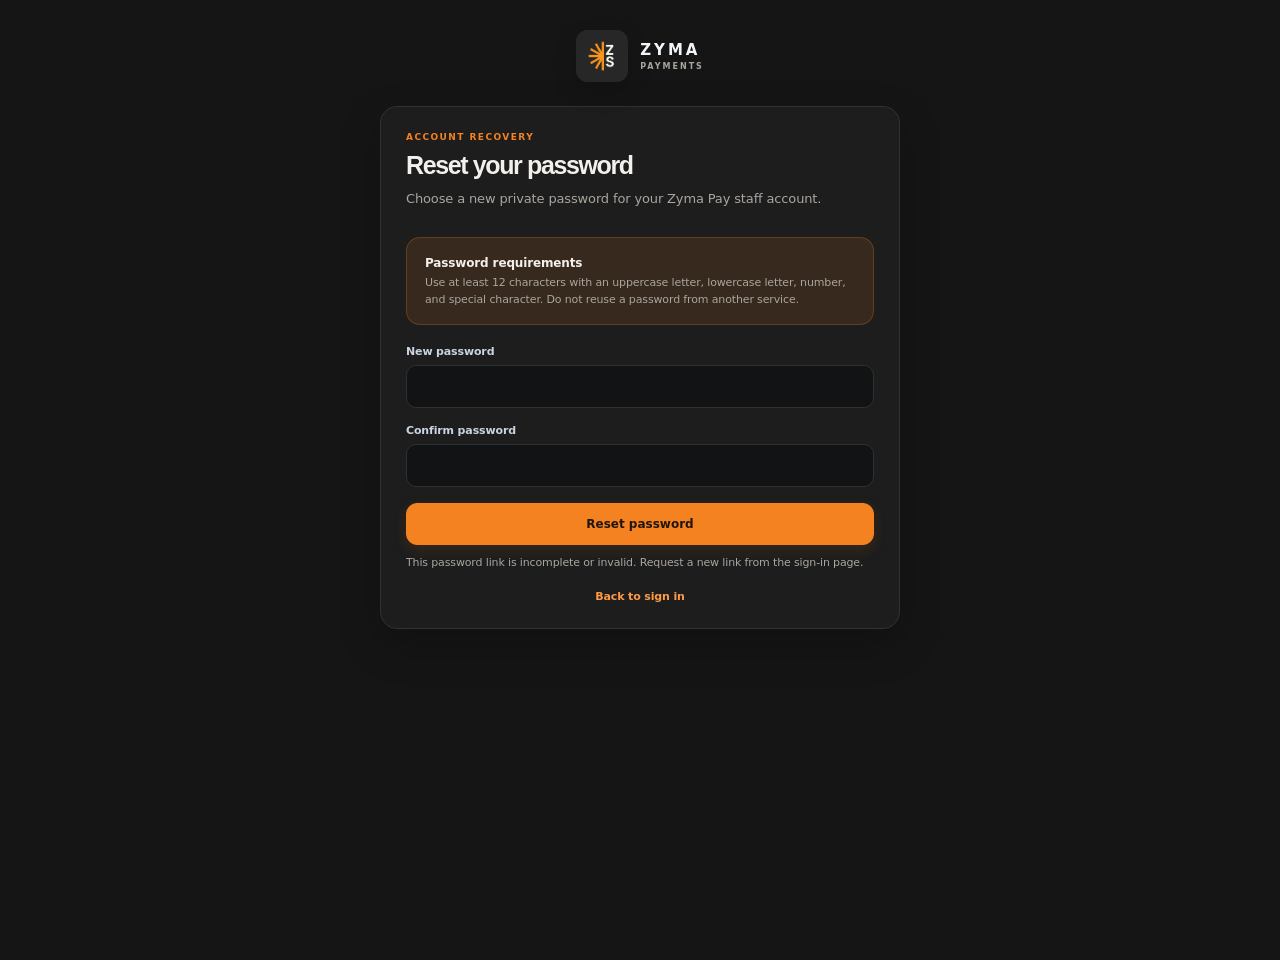
<file: reset-password.html>
<!DOCTYPE html>
<html lang="en">
<head>
    <meta charset="UTF-8">
    <meta name="viewport" content="width=device-width, initial-scale=1.0">
    <meta name="robots" content="noindex,nofollow">
    <title>Password Setup — Zyma Pay</title>
    <link rel="stylesheet" href="css/style.css">
    <script src="js/theme.js?v=20261023-1"></script>
</head>
<body class="auth-page">
    <main class="auth-page-shell">
        <a class="auth-brand" href="index.html" aria-label="Zyma Pay">
            <span class="brand-mark"><img src="images/5.png" alt="Zyma Systems logo"></span>
            <span class="brand-copy">
                <strong>ZYMA</strong>
                <small>PAYMENTS</small>
            </span>
        </a>

        <section class="form-panel auth-panel">
            <div class="page-heading compact">
                <div>
                    <span class="eyebrow" id="resetEyebrow">SECURE ACCOUNT SETUP</span>
                    <h1 id="resetTitle">Create your password</h1>
                    <p id="resetDescription">Choose a private password for your Zyma Pay staff account.</p>
                </div>
            </div>

            <div class="auth-prototype-notice">
                <strong>Password requirements</strong>
                <p>
                    Use at least 12 characters with an uppercase letter, lowercase letter,
                    number, and special character. Do not reuse a password from another service.
                </p>
            </div>

            <form id="resetPasswordForm">
                <div class="field">
                    <label for="newPassword">New password</label>
                    <input type="password" id="newPassword" autocomplete="new-password"
                           minlength="12" required>
                </div>

                <div class="field">
                    <label for="confirmPassword">Confirm password</label>
                    <input type="password" id="confirmPassword" autocomplete="new-password"
                           minlength="12" required>
                </div>

                <button class="primary-button auth-submit" type="submit" id="resetSubmit">
                    Create password
                </button>

                <p class="auth-form-message" id="resetMessage" aria-live="polite"></p>
            </form>

            <p class="auth-page-link">
                <a href="index.html">Back to sign in</a>
            </p>
        </section>
    </main>

    <script src="js/config.js?v=20261008-5"></script>
    <script src="js/api.js?v=20261008-5"></script>
    <script src="js/reset-password.js?v=20261008-5"></script>
</body>
</html>
</file>
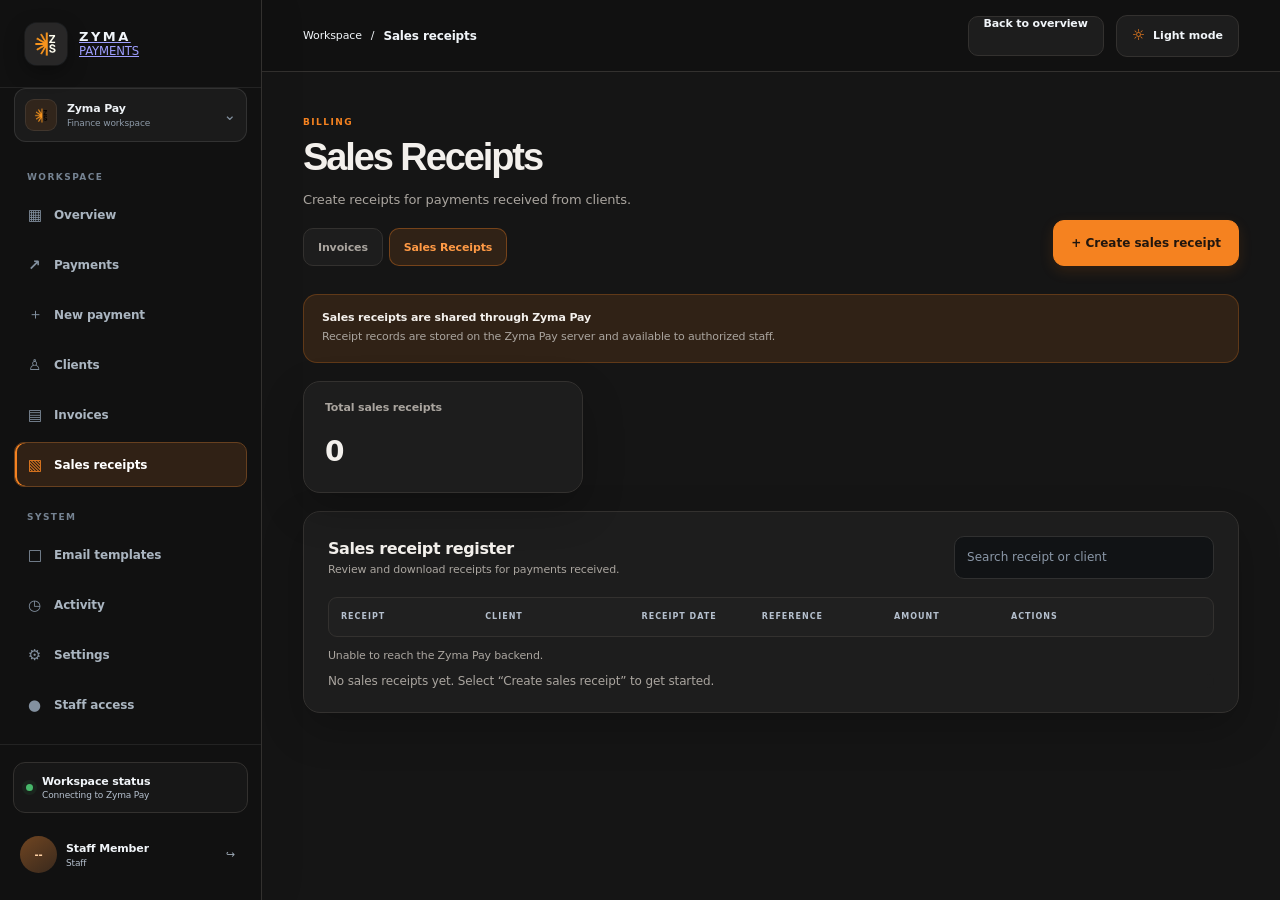
<file: sales-receipts.html>
<!DOCTYPE html>
<html lang="en">
<head>
    <meta charset="UTF-8">
    <meta name="viewport" content="width=device-width, initial-scale=1.0">
    <title>Sales Receipts — Zyma Pay</title>
    <link rel="stylesheet" href="css/style.css">
    <script src="js/theme.js?v=20261023-1"></script>
</head>
<body class="invoice-page">
    <div class="app">
        <aside class="sidebar">
            <a class="brand" href="dashboard.html" aria-label="Zyma Pay home">
                <span class="brand-mark"><img src="images/5.png" alt="Zyma Systems logo"></span>
                <span class="brand-copy"><strong>ZYMA</strong><small>PAYMENTS</small></span>
            </a>
            <a class="workspace-switcher" href="dashboard.html" aria-label="Current workspace: Zyma Pay">
                <span class="workspace-icon"><img src="images/zyma-symbol.png" alt="" aria-hidden="true"></span>
                <span class="workspace-copy"><strong>Zyma Pay</strong><small>Finance workspace</small></span>
                <span class="chevron" aria-hidden="true">⌄</span>
            </a>
            <div class="sidebar-section">
                <span class="sidebar-label">WORKSPACE</span>
                <nav class="navigation" aria-label="Workspace navigation">
                    <a class="nav-item" href="dashboard.html"><span class="nav-icon">▦</span><span>Overview</span></a>
                    <a class="nav-item" href="dashboard.html#payments"><span class="nav-icon">↗</span><span>Payments</span></a>
                    <a class="nav-item" href="dashboard.html#new-payment"><span class="nav-icon">＋</span><span>New payment</span></a>
                    <a class="nav-item" href="clients.html"><span class="nav-icon">♙</span><span>Clients</span></a>
                    <a class="nav-item" href="invoices.html"><span class="nav-icon">▤</span><span>Invoices</span></a>
                    <a class="nav-item active" href="sales-receipts.html" aria-current="page"><span class="nav-icon">▧</span><span>Sales receipts</span></a>
                </nav>
            </div>
            <div class="sidebar-section">
                <span class="sidebar-label">SYSTEM</span>
                <nav class="navigation" aria-label="System navigation">
                    <a class="nav-item" href="templates.html"><span class="nav-icon">□</span><span>Email templates</span></a>
                    <a class="nav-item" href="activity.html"><span class="nav-icon">◷</span><span>Activity</span></a>
                    <a class="nav-item" href="settings.html"><span class="nav-icon">⚙</span><span>Settings</span></a>
                    <a class="nav-item" href="staff-access.html" data-super-admin-only><span class="nav-icon">●</span><span>Staff access</span></a>
                </nav>
            </div>
            <div class="sidebar-bottom">
                <div class="system-status"><span class="status-dot"></span><div><strong>Workspace status</strong><small id="systemStatusText">Connecting to Zyma Pay</small></div></div>
                <div class="user-profile">
                    <div class="avatar" id="userAvatar" aria-hidden="true">--</div>
                    <div class="user-details"><strong id="userName">Staff Member</strong><span id="userRole">Staff</span></div>
                    <button class="more-button" id="logoutButton" type="button" title="Sign out" aria-label="Sign out">↪</button>
                </div>
            </div>
        </aside>
        <main class="main">
            <header class="topbar">
                <div class="breadcrumb"><span>Workspace</span><span aria-hidden="true">/</span><strong id="pageTitle">Sales receipts</strong></div>
                <div class="topbar-actions"><a class="secondary-button topbar-return-link" href="dashboard.html">Back to overview</a></div>
            </header>
            <div class="content">
    <div class="invoice-content">
        <div class="page-heading compact invoice-page-heading">
            <div>
                <span class="eyebrow">BILLING</span>
                <h1>Sales Receipts</h1>
                <p>Create receipts for payments received from clients.</p>
                <nav class="billing-document-nav" aria-label="Billing documents">
                    <a href="invoices.html">Invoices</a>
                    <a class="active" href="sales-receipts.html" aria-current="page">Sales Receipts</a>
                </nav>
            </div>
            <button class="primary-button" id="showReceiptForm" type="button">+ Create sales receipt</button>
        </div>

        <div class="auth-prototype-notice invoice-storage-notice" role="status">
            <strong>Sales receipts are shared through Zyma Pay</strong>
            <p>Receipt records are stored on the Zyma Pay server and available to authorized staff.</p>
        </div>

        <div class="invoice-summary-grid receipt-summary-grid" aria-label="Sales receipt total">
            <article class="invoice-summary-card">
                <span>Total sales receipts</span>
                <strong id="receiptCountTotal">0</strong>
            </article>
        </div>

        <section class="form-panel invoice-register-panel">
            <div class="invoice-register-toolbar">
                <div>
                    <h2>Sales receipt register</h2>
                    <p>Review and download receipts for payments received.</p>
                </div>
                <div class="invoice-register-filters">
                    <input id="receiptSearch" type="search" placeholder="Search receipt or client" aria-label="Search sales receipts">
                </div>
            </div>
            <div class="receipt-register-head" aria-hidden="true">
                <span>RECEIPT</span>
                <span>CLIENT</span>
                <span>RECEIPT DATE</span>
                <span>REFERENCE</span>
                <span>AMOUNT</span>
                <span>ACTIONS</span>
            </div>
            <p id="receiptRegisterMessage" class="invoice-register-message" role="status" aria-live="polite"></p>
            <div id="savedReceipts" class="saved-invoice-list">
                <p class="empty-invoices">No sales receipts yet. Select “Create sales receipt” to get started.</p>
            </div>
        </section>

        <section class="form-panel invoice-form-panel" id="receiptFormPanel" hidden>
            <div class="form-panel-heading">
                <span class="step-number">01</span>
                <div>
                    <h2>Sales receipt details</h2>
                    <p>Record who paid, how they paid, and what the payment covered.</p>
                </div>
            </div>

            <form id="receiptForm">
                <div class="form-grid">
                    <div class="field full crm-client-field">
                        <label for="receiptClientSelect">Select CRM client</label>
                        <select id="receiptClientSelect" required>
                            <option value="">Loading CRM clients…</option>
                        </select>
                        <small>Client records are managed in Zyma CRM. This directory is read-only.</small>
                    </div>
                    <div class="field">
                        <label for="receiptClient">Client / company</label>
                        <input id="receiptClient" type="text" autocomplete="organization" readonly required>
                    </div>
                    <div class="field">
                        <label for="receiptEmail">Client email</label>
                        <input id="receiptEmail" type="email" autocomplete="email" readonly required>
                    </div>
                    <div class="field">
                        <label for="receiptNumber">Sales receipt number</label>
                        <input id="receiptNumber" type="text" required>
                    </div>
                    <div class="field">
                        <label for="receiptDate">Receipt date</label>
                        <input id="receiptDate" type="date" required>
                    </div>
                    <div class="field">
                        <label for="receiptReference">Reference</label>
                        <input id="receiptReference" type="text" placeholder="Invoice number or payment reference">
                    </div>
                    <div class="field">
                        <label for="receiptPaymentMode">Payment mode</label>
                        <select id="receiptPaymentMode" required>
                            <option value="Bank Transfer" selected>Bank Transfer</option>
                            <option value="EFT">EFT</option>
                            <option value="Cash">Cash</option>
                            <option value="Debit Card">Debit Card</option>
                            <option value="Credit Card">Credit Card</option>
                            <option value="Other">Other</option>
                        </select>
                    </div>
                    <div class="field full">
                        <label for="receiptNotes">Notes</label>
                        <textarea id="receiptNotes" rows="3">Thank you for choosing Zyma Systems (Pty) Ltd. We appreciate your trust in our services and look forward to working with you further.</textarea>
                    </div>
                </div>

                <div class="invoice-items-heading">
                    <div>
                        <h2>Line items</h2>
                        <p>List the products or services covered by this payment.</p>
                    </div>
                    <button class="secondary-button" id="addReceiptItem" type="button">+ Add item</button>
                </div>
                <div class="invoice-item-list" id="receiptItems">
                    <div class="invoice-item-row">
                        <div class="field invoice-item-description">
                            <label>Description</label>
                            <input class="item-description" type="text" required>
                        </div>
                        <div class="field invoice-item-quantity">
                            <label>Quantity</label>
                            <input class="item-quantity" type="number" min="0.01" step="0.01" value="1" required>
                        </div>
                        <div class="field invoice-item-rate">
                            <label>Unit price (R)</label>
                            <input class="item-rate" type="number" min="0" step="0.01" placeholder="0.00" required>
                        </div>
                        <div class="invoice-item-total">
                            <span>Line total</span>
                            <strong class="item-line-total">R0.00</strong>
                        </div>
                        <button class="remove-invoice-item" type="button" aria-label="Remove this receipt item" disabled>×</button>
                    </div>
                </div>
                <div class="invoice-bottom-row">
                    <span></span>
                    <div class="invoice-totals" aria-live="polite">
                        <div><span>Subtotal</span><strong id="receiptSubtotal">R0.00</strong></div>
                        <div class="invoice-grand-total"><span>Total received</span><strong id="receiptTotal">R0.00</strong></div>
                    </div>
                </div>
                <div class="invoice-form-actions">
                    <button class="primary-button" type="submit">Create sales receipt</button>
                    <button class="secondary-button" id="cancelReceiptForm" type="button">Cancel</button>
                    <p id="receiptFormMessage" class="auth-form-message" aria-live="polite"></p>
                </div>
            </form>
        </section>

        <section class="invoice-print-preview" id="receiptPrintPreview" hidden aria-live="polite">
            <div class="invoice-preview-actions">
                <a class="primary-button" id="downloadReceiptPdf" href="#" download>Download PDF</a>
            </div>
            <iframe id="receiptPdfViewer" title="Sales receipt PDF preview"></iframe>
        </section>
    </div>
            </div>
        </main>
    </div>

    <template id="receiptItemTemplate">
        <div class="invoice-item-row">
            <div class="field invoice-item-description">
                <label>Description</label>
                <input class="item-description" type="text" required>
            </div>
            <div class="field invoice-item-quantity">
                <label>Quantity</label>
                <input class="item-quantity" type="number" min="0.01" step="0.01" value="1" required>
            </div>
            <div class="field invoice-item-rate">
                <label>Unit price (R)</label>
                <input class="item-rate" type="number" min="0" step="0.01" placeholder="0.00" required>
            </div>
            <div class="invoice-item-total">
                <span>Line total</span>
                <strong class="item-line-total">R0.00</strong>
            </div>
            <button class="remove-invoice-item" type="button" aria-label="Remove this receipt item">×</button>
        </div>
    </template>
    <script src="js/config.js?v=20261008-6"></script>
    <script src="js/api.js?v=20261008-6"></script>
    <script src="js/auth.js?v=20261008-6"></script>
    <script src="js/session.js?v=20261008-6"></script>
    <script src="js/billing-numbering.js?v=20261008-1"></script>
    <script src="js/sales-receipts.js?v=20261111-1"></script>
    <script src="js/clients.js?v=20261111-1"></script>
    <script src="js/mobile-navigation.js"></script>
</body>
</html>
</file>
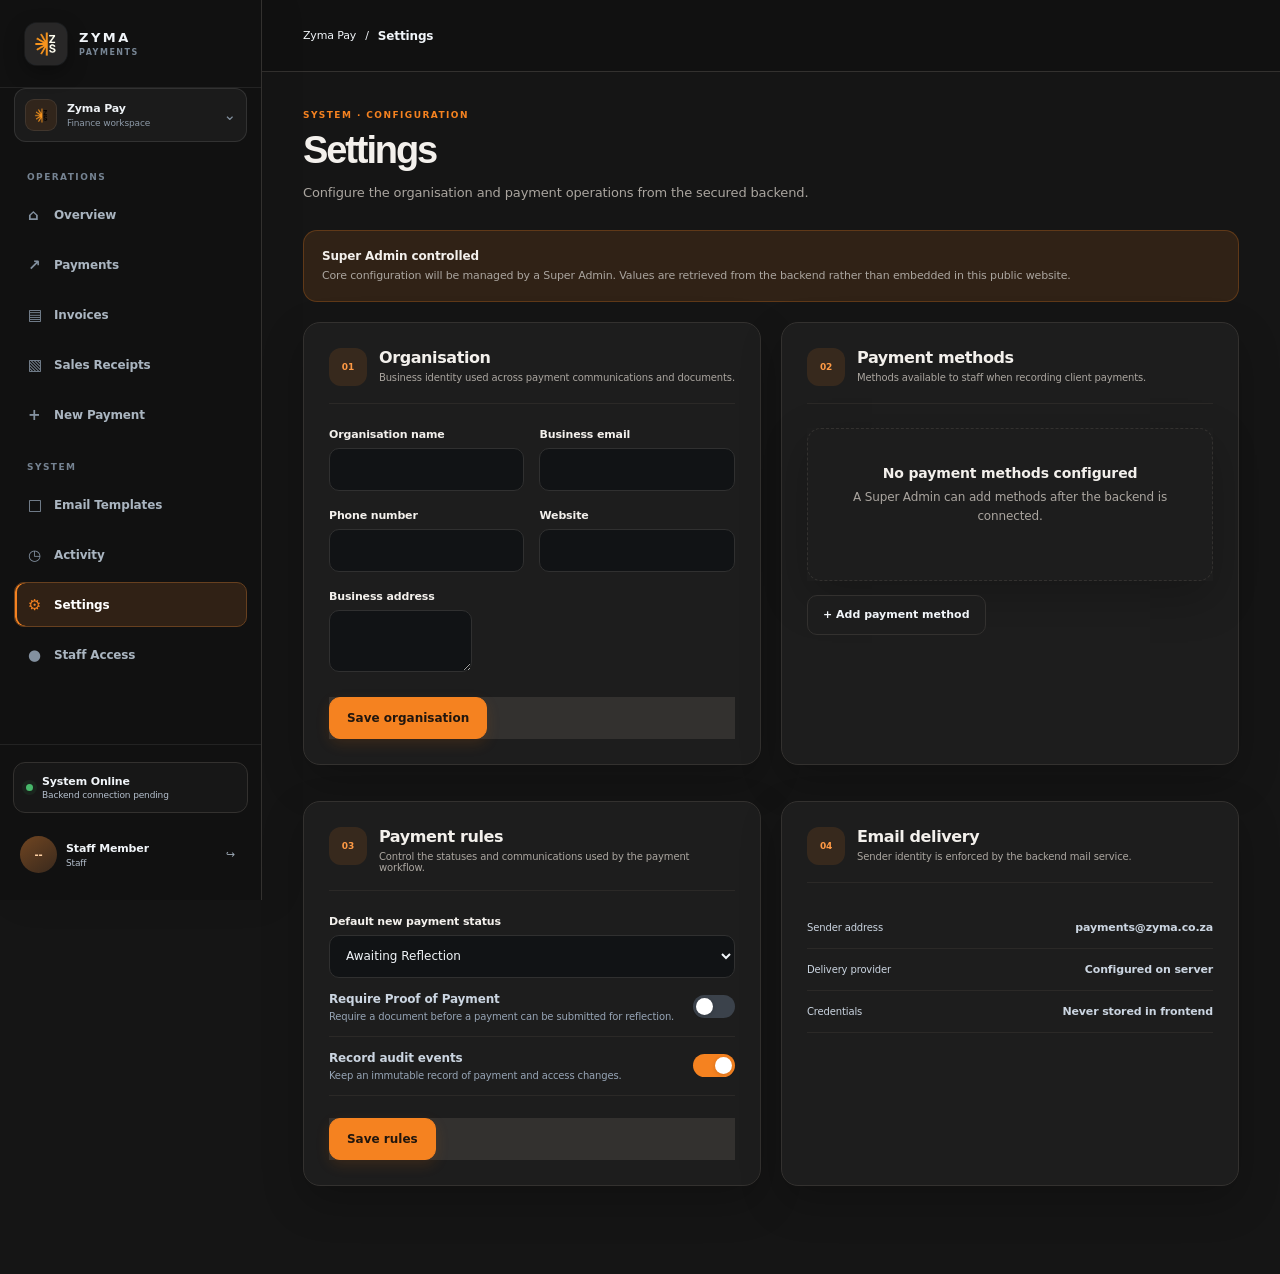
<file: settings.html>
<!DOCTYPE html>
<html lang="en">
<head>
    <meta charset="UTF-8"><meta name="viewport" content="width=device-width, initial-scale=1.0">
    <title>Settings — Zyma Pay</title><link rel="stylesheet" href="css/style.css">
    <script src="js/theme.js?v=20261023-1"></script>
</head>
<body>
<div class="app">
    <aside class="sidebar">
        <div class="brand"><div class="brand-mark"><img src="images/5.png" alt="Zyma Systems logo"></div><div class="brand-copy"><strong>ZYMA</strong><span>PAYMENTS</span></div></div>
        <div class="sidebar-section"><span class="sidebar-label">OPERATIONS</span><nav class="navigation">
            <a class="nav-item" href="dashboard.html"><span class="nav-icon">⌂</span><span>Overview</span></a><a class="nav-item" href="dashboard.html#payments"><span class="nav-icon">↗</span><span>Payments</span></a><a class="nav-item" href="invoices.html"><span class="nav-icon">▤</span><span>Invoices</span></a><a class="nav-item" href="sales-receipts.html"><span class="nav-icon">▧</span><span>Sales Receipts</span></a><a class="nav-item" href="dashboard.html#new-payment"><span class="nav-icon">+</span><span>New Payment</span></a>
        </nav></div>
        <div class="sidebar-section"><span class="sidebar-label">SYSTEM</span><nav class="navigation">
            <a class="nav-item" href="templates.html"><span class="nav-icon">□</span><span>Email Templates</span></a><a class="nav-item" href="activity.html"><span class="nav-icon">◷</span><span>Activity</span></a><a class="nav-item active" href="settings.html"><span class="nav-icon">⚙</span><span>Settings</span></a><a class="nav-item" href="staff-access.html" data-super-admin-only><span class="nav-icon">●</span><span>Staff Access</span></a>
        </nav></div>
        <div class="sidebar-bottom"><div class="system-status"><span class="status-dot"></span><div><strong>System Online</strong><small id="systemStatusText">Backend connection pending</small></div></div><div class="user-profile"><div class="avatar" id="userAvatar">--</div><div class="user-details"><strong id="userName">Staff Member</strong><span id="userRole">Staff</span></div><button class="more-button" id="logoutButton" type="button" title="Sign out">↪</button></div></div>
    </aside>
    <main class="main"><header class="topbar"><div class="breadcrumb"><span>Zyma Pay</span><span>/</span><strong>Settings</strong></div></header><div class="content"><section class="page standalone-page active-page">
        <div class="page-heading"><div><span class="eyebrow">SYSTEM · CONFIGURATION</span><h1>Settings</h1><p>Configure the organisation and payment operations from the secured backend.</p></div></div>
        <div class="settings-notice auth-prototype-notice"><strong>Super Admin controlled</strong><p>Core configuration will be managed by a Super Admin. Values are retrieved from the backend rather than embedded in this public website.</p></div>
        <div class="settings-grid">
            <section class="form-panel"><div class="form-panel-heading"><span class="step-number">01</span><div><h2>Organisation</h2><p>Business identity used across payment communications and documents.</p></div></div><form id="organisationForm"><div class="form-grid"><div class="field"><label for="organisationName">Organisation name</label><input id="organisationName" required></div><div class="field"><label for="organisationEmail">Business email</label><input id="organisationEmail" type="email"></div><div class="field"><label for="organisationPhone">Phone number</label><input id="organisationPhone"></div><div class="field"><label for="organisationWebsite">Website</label><input id="organisationWebsite" type="url"></div><div class="field full"><label for="organisationAddress">Business address</label><textarea id="organisationAddress" rows="4"></textarea></div></div><div class="form-actions"><button class="primary-button" type="submit">Save organisation</button><p class="auth-form-message" id="organisationMessage" aria-live="polite"></p></div></form></section>
            <section class="form-panel"><div class="form-panel-heading"><span class="step-number">02</span><div><h2>Payment methods</h2><p>Methods available to staff when recording client payments.</p></div></div><div id="paymentMethodList" class="settings-list"><div class="empty-state"><strong>No payment methods configured</strong><p>A Super Admin can add methods after the backend is connected.</p></div></div><button class="secondary-button" id="addPaymentMethod" type="button">+ Add payment method</button></section>
            <section class="form-panel"><div class="form-panel-heading"><span class="step-number">03</span><div><h2>Payment rules</h2><p>Control the statuses and communications used by the payment workflow.</p></div></div><form id="paymentRulesForm"><div class="field"><label for="defaultPaymentStatus">Default new payment status</label><select id="defaultPaymentStatus"><option value="awaiting_reflection">Awaiting Reflection</option><option value="paid">Paid</option></select></div><div class="setting-toggle"><div><strong>Require Proof of Payment</strong><span>Require a document before a payment can be submitted for reflection.</span></div><label class="switch"><input type="checkbox" id="requireProof"><span></span></label></div><div class="setting-toggle"><div><strong>Record audit events</strong><span>Keep an immutable record of payment and access changes.</span></div><label class="switch"><input type="checkbox" id="auditEnabled" checked><span></span></label></div><div class="form-actions"><button class="primary-button" type="submit">Save rules</button><p class="auth-form-message" id="rulesMessage" aria-live="polite"></p></div></form></section>
            <section class="form-panel"><div class="form-panel-heading"><span class="step-number">04</span><div><h2>Email delivery</h2><p>Sender identity is enforced by the backend mail service.</p></div></div><div class="read-only-setting"><span>Sender address</span><strong>payments@zyma.co.za</strong></div><div class="read-only-setting"><span>Delivery provider</span><strong>Configured on server</strong></div><div class="read-only-setting"><span>Credentials</span><strong>Never stored in frontend</strong></div></section>
        </div>
    </section></div></main>
</div>
<script src="js/config.js?v=20261008-6"></script><script src="js/api.js?v=20261008-6"></script><script src="js/session.js?v=20261008-6"></script><script src="js/settings.js?v=20261008-6"></script>
    <script src="js/mobile-navigation.js"></script>
</body></html>
</file>
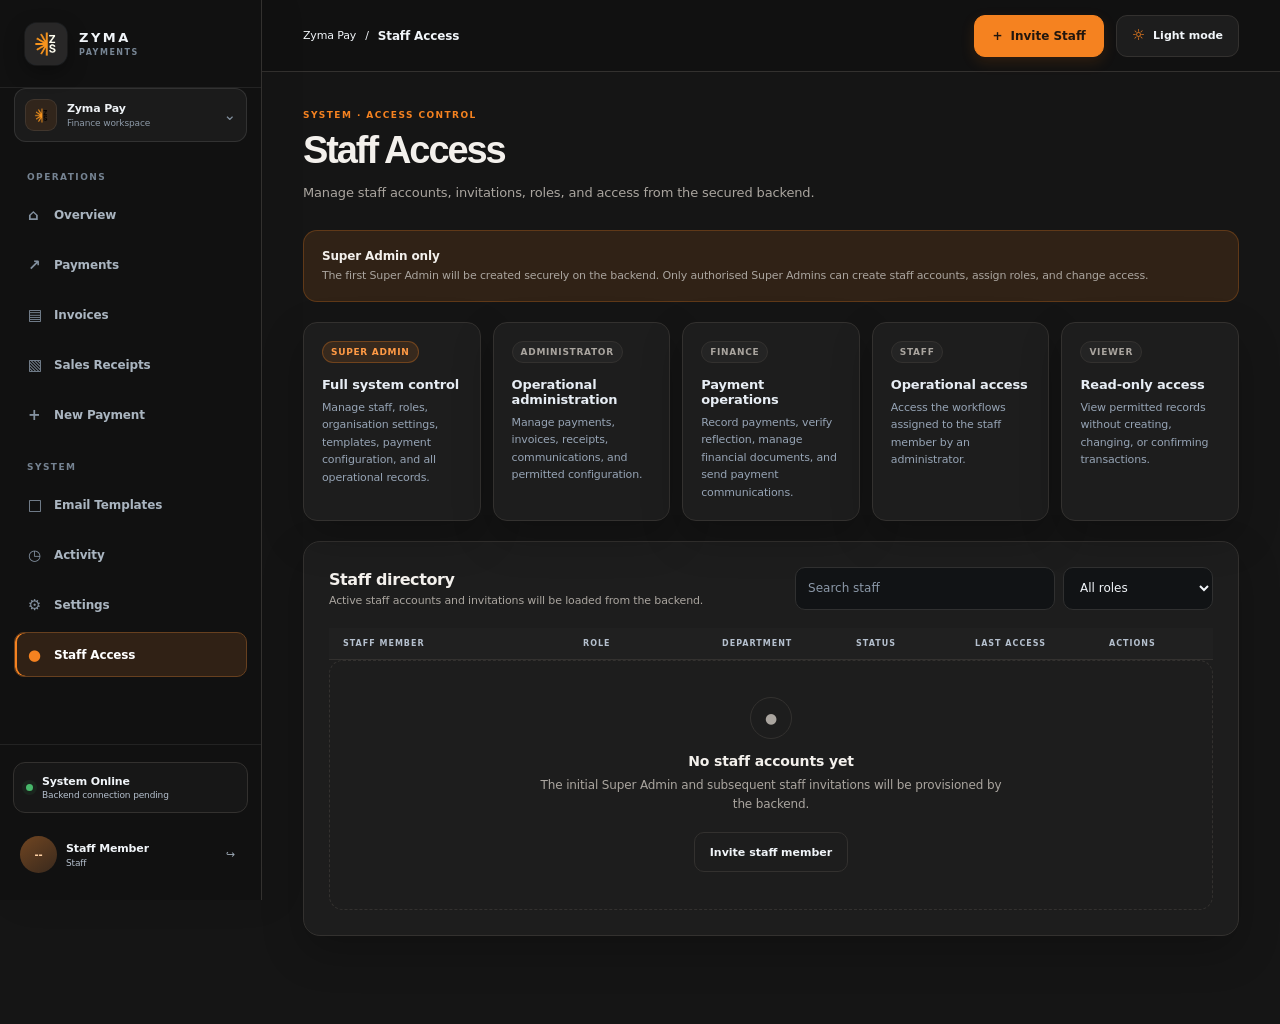
<file: staff-access.html>
<!DOCTYPE html>
<html lang="en">
<head><meta charset="UTF-8"><meta name="viewport" content="width=device-width, initial-scale=1.0"><title>Staff Access — Zyma Pay</title><link rel="stylesheet" href="css/style.css">    <script src="js/theme.js?v=20261023-1"></script>
</head>
<body>
<div class="app">
    <aside class="sidebar">
        <div class="brand"><div class="brand-mark"><img src="images/5.png" alt="Zyma Systems logo"></div><div class="brand-copy"><strong>ZYMA</strong><span>PAYMENTS</span></div></div>
        <div class="sidebar-section"><span class="sidebar-label">OPERATIONS</span><nav class="navigation"><a class="nav-item" href="dashboard.html"><span class="nav-icon">⌂</span><span>Overview</span></a><a class="nav-item" href="dashboard.html#payments"><span class="nav-icon">↗</span><span>Payments</span></a><a class="nav-item" href="invoices.html"><span class="nav-icon">▤</span><span>Invoices</span></a><a class="nav-item" href="sales-receipts.html"><span class="nav-icon">▧</span><span>Sales Receipts</span></a><a class="nav-item" href="dashboard.html#new-payment"><span class="nav-icon">+</span><span>New Payment</span></a></nav></div>
        <div class="sidebar-section"><span class="sidebar-label">SYSTEM</span><nav class="navigation"><a class="nav-item" href="templates.html"><span class="nav-icon">□</span><span>Email Templates</span></a><a class="nav-item" href="activity.html"><span class="nav-icon">◷</span><span>Activity</span></a><a class="nav-item" href="settings.html"><span class="nav-icon">⚙</span><span>Settings</span></a><a class="nav-item active" href="staff-access.html"><span class="nav-icon">●</span><span>Staff Access</span></a></nav></div>
        <div class="sidebar-bottom"><div class="system-status"><span class="status-dot"></span><div><strong>System Online</strong><small id="systemStatusText">Backend connection pending</small></div></div><div class="user-profile"><div class="avatar" id="userAvatar">--</div><div class="user-details"><strong id="userName">Staff Member</strong><span id="userRole">Staff</span></div><button class="more-button" id="logoutButton" type="button" title="Sign out">↪</button></div></div>
    </aside>
    <main class="main"><header class="topbar"><div class="breadcrumb"><span>Zyma Pay</span><span>/</span><strong>Staff Access</strong></div><div class="topbar-actions"><button class="primary-button" id="inviteStaffButton" data-super-admin-only type="button"><span>+</span> Invite Staff</button></div></header><div class="content"><section class="page standalone-page active-page">
        <div class="page-heading"><div><span class="eyebrow">SYSTEM · ACCESS CONTROL</span><h1>Staff Access</h1><p>Manage staff accounts, invitations, roles, and access from the secured backend.</p></div></div>
        <div class="auth-prototype-notice"><strong>Super Admin only</strong><p>The first Super Admin will be created securely on the backend. Only authorised Super Admins can create staff accounts, assign roles, and change access.</p></div>
        <div class="role-grid"><article><span class="role-badge super">SUPER ADMIN</span><h3>Full system control</h3><p>Manage staff, roles, organisation settings, templates, payment configuration, and all operational records.</p></article><article><span class="role-badge">ADMINISTRATOR</span><h3>Operational administration</h3><p>Manage payments, invoices, receipts, communications, and permitted configuration.</p></article><article><span class="role-badge">FINANCE</span><h3>Payment operations</h3><p>Record payments, verify reflection, manage financial documents, and send payment communications.</p></article><article><span class="role-badge">STAFF</span><h3>Operational access</h3><p>Access the workflows assigned to the staff member by an administrator.</p></article><article><span class="role-badge">VIEWER</span><h3>Read-only access</h3><p>View permitted records without creating, changing, or confirming transactions.</p></article></div>
        <section class="form-panel"><div class="invoice-register-toolbar"><div><h2>Staff directory</h2><p>Active staff accounts and invitations will be loaded from the backend.</p></div><div class="invoice-register-filters"><input id="staffSearch" type="search" placeholder="Search staff" aria-label="Search staff"><select id="staffRoleFilter"><option value="">All roles</option><option value="super_admin">Super Admin</option><option value="administrator">Administrator</option><option value="finance">Finance</option><option value="staff">Staff</option><option value="viewer">Viewer</option></select></div></div><div class="staff-head"><span>STAFF MEMBER</span><span>ROLE</span><span>DEPARTMENT</span><span>STATUS</span><span>LAST ACCESS</span><span>ACTIONS</span></div><div id="staffList" class="staff-list"><div class="empty-state large-empty"><div class="empty-state-icon">●</div><strong>No staff accounts yet</strong><p>The initial Super Admin and subsequent staff invitations will be provisioned by the backend.</p><button class="secondary-button" id="emptyInviteStaff" data-super-admin-only type="button">Invite staff member</button></div></div></section>
        <section class="form-panel" id="invitePanel" data-super-admin-only hidden><div class="form-panel-heading"><span class="step-number">01</span><div><h2>Invite staff member</h2><p>Create an invitation. The backend will send the invitation and enforce the assigned role.</p></div></div><form id="inviteForm"><div class="form-grid"><div class="field"><label for="staffName">Full name</label><input id="staffName" required maxlength="120"></div><div class="field"><label for="staffEmail">Work email</label><input id="staffEmail" type="email" required></div><div class="field"><label for="staffRole">Role</label><select id="staffRole" required><option value="administrator">Administrator</option><option value="finance">Finance</option><option value="staff">Staff</option><option value="viewer">Viewer</option></select></div><div class="field"><label for="staffDepartment">Department</label><input id="staffDepartment" maxlength="100"></div></div><div class="form-actions"><button class="primary-button" type="submit">Send invitation</button><button class="secondary-button" type="button" id="cancelInvite">Cancel</button><p class="auth-form-message" id="inviteMessage" aria-live="polite"></p></div></form></section>
    </section></div></main>
</div>
<script src="js/config.js?v=20261008-6"></script><script src="js/api.js?v=20261008-6"></script><script src="js/session.js?v=20261008-6"></script><script src="js/staff.js?v=20261008-6"></script>
    <script src="js/mobile-navigation.js"></script>
</body></html>
</file>
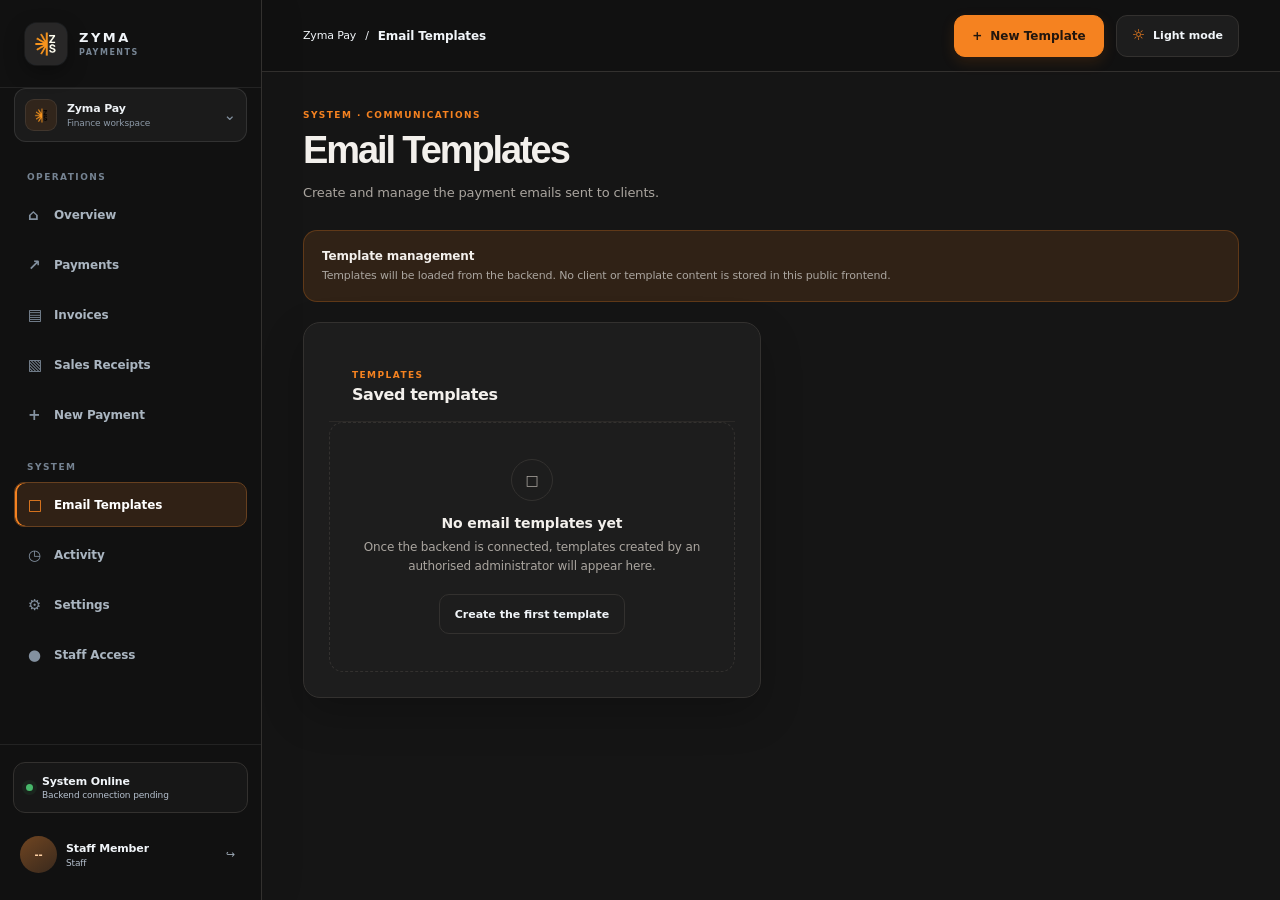
<file: templates.html>
<!DOCTYPE html>
<html lang="en">
<head>
    <meta charset="UTF-8">
    <meta name="viewport" content="width=device-width, initial-scale=1.0">
    <title>Email Templates — Zyma Pay</title>
    <link rel="stylesheet" href="css/style.css">
    <script src="js/theme.js?v=20261023-1"></script>
</head>
<body>
<div class="app">
    <aside class="sidebar">
        <div class="brand">
            <div class="brand-mark"><img src="images/5.png" alt="Zyma Systems logo"></div>
            <div class="brand-copy"><strong>ZYMA</strong><span>PAYMENTS</span></div>
        </div>
        <div class="sidebar-section">
            <span class="sidebar-label">OPERATIONS</span>
            <nav class="navigation">
                <a class="nav-item" href="dashboard.html"><span class="nav-icon">⌂</span><span>Overview</span></a>
                <a class="nav-item" href="dashboard.html#payments"><span class="nav-icon">↗</span><span>Payments</span></a>
                <a class="nav-item" href="invoices.html"><span class="nav-icon">▤</span><span>Invoices</span></a>
                <a class="nav-item" href="sales-receipts.html"><span class="nav-icon">▧</span><span>Sales Receipts</span></a>
                <a class="nav-item" href="dashboard.html#new-payment"><span class="nav-icon">+</span><span>New Payment</span></a>
            </nav>
        </div>
        <div class="sidebar-section">
            <span class="sidebar-label">SYSTEM</span>
            <nav class="navigation">
                <a class="nav-item active" href="templates.html"><span class="nav-icon">□</span><span>Email Templates</span></a>
                <a class="nav-item" href="activity.html"><span class="nav-icon">◷</span><span>Activity</span></a>
                <a class="nav-item" href="settings.html"><span class="nav-icon">⚙</span><span>Settings</span></a>
                <a class="nav-item" href="staff-access.html" data-super-admin-only><span class="nav-icon">●</span><span>Staff Access</span></a>
            </nav>
        </div>
        <div class="sidebar-bottom">
            <div class="system-status"><span class="status-dot"></span><div><strong>System Online</strong><small id="systemStatusText">Backend connection pending</small></div></div>
            <div class="user-profile"><div class="avatar" id="userAvatar">--</div><div class="user-details"><strong id="userName">Staff Member</strong><span id="userRole">Staff</span></div><button class="more-button" id="logoutButton" type="button" title="Sign out">↪</button></div>
        </div>
    </aside>
    <main class="main">
        <header class="topbar"><div class="breadcrumb"><span>Zyma Pay</span><span>/</span><strong>Email Templates</strong></div><div class="topbar-actions"><button class="primary-button" id="newTemplateButton" type="button"><span>+</span> New Template</button></div></header>
        <div class="content">
            <section class="page standalone-page active-page">
                <div class="page-heading">
                    <div><span class="eyebrow">SYSTEM · COMMUNICATIONS</span><h1>Email Templates</h1><p>Create and manage the payment emails sent to clients.</p></div>
                </div>
                <div class="auth-prototype-notice" id="templateAccessNotice"><strong>Template management</strong><p>Templates will be loaded from the backend. No client or template content is stored in this public frontend.</p></div>
                <div class="system-grid two-column">
                    <section class="form-panel">
                        <div class="panel-header"><div><span class="eyebrow">TEMPLATES</span><h2>Saved templates</h2></div></div>
                        <div id="templateList" class="empty-state large-empty"><div class="empty-state-icon">□</div><strong>No email templates yet</strong><p>Once the backend is connected, templates created by an authorised administrator will appear here.</p><button class="secondary-button" type="button" id="emptyNewTemplate">Create the first template</button></div>
                    </section>
                    <section class="form-panel" id="templateEditor" hidden>
                        <div class="form-panel-heading"><span class="step-number">01</span><div><h2>Create template</h2><p>Define the subject and HTML email content. Use backend-approved variables.</p></div></div>
                        <form id="templateForm">
                            <div class="form-grid">
                                <div class="field"><label for="templateName">Template name</label><input id="templateName" required maxlength="120"></div>
                                <div class="field"><label for="templateKey">Template key</label><input id="templateKey" required maxlength="80" placeholder="payment_confirmed"></div>
                                <div class="field"><label for="templateStatus">Payment status</label><select id="templateStatus"><option value="awaiting_reflection">Awaiting Reflection</option><option value="paid">Paid</option></select></div>
                                <div class="field"><label for="templateSubject">Email subject</label><input id="templateSubject" required maxlength="200"></div>
                                <div class="field full"><label for="templateHtml">HTML content</label><textarea id="templateHtml" rows="16" required></textarea></div>
                            </div>
                            <div class="form-actions"><button class="primary-button" type="submit">Save Template</button><button class="secondary-button" type="button" id="cancelTemplate">Cancel</button><p class="auth-form-message" id="templateMessage" aria-live="polite"></p></div>
                        </form>
                    </section>
                </div>
            </section>
        </div>
    </main>
</div>
<script src="js/config.js?v=20261008-6"></script>
<script src="js/api.js?v=20261008-6"></script>
<script src="js/session.js?v=20261008-6"></script>
<script src="js/templates.js?v=20261008-6"></script>
    <script src="js/mobile-navigation.js"></script>
</body>
</html>
</file>
<file: css/login.css>
/* Zyma Pay staff sign-in — shares its design with the Zyma CRM sign-in.
   Scoped to body.login-page so reset-password.html and the app are unaffected. */
.login-page{--ink:#111827;--muted:#667085;--line:#e5e1dc;--paper:#fff;--canvas:#f5f4f1;--orange:#ff8617;--orange-dark:#d95d00;--green:#147d55;--shadow:0 24px 70px rgba(25,22,18,.09);
  margin:0;min-height:100vh;display:grid;place-items:center;padding:32px;background:var(--canvas);color:var(--ink);font-size:14px;
  font-family:Inter,ui-sans-serif,system-ui,-apple-system,BlinkMacSystemFont,"Segoe UI",sans-serif}
.login-page *{box-sizing:border-box}
.login-page a{color:var(--orange-dark);text-decoration:none}
.login-page a:hover{text-decoration:underline}
.login-page [hidden]{display:none!important}
.login-page button,.login-page input{font:inherit}

.auth-shell{width:min(1120px,100%);min-height:680px;display:grid;grid-template-columns:1.03fr .97fr;background:var(--paper);border:1px solid var(--line);border-radius:24px;overflow:hidden;box-shadow:var(--shadow);animation:shell-in .65s cubic-bezier(.2,.75,.25,1) both}

.auth-story{position:relative;display:flex;flex-direction:column;justify-content:space-between;padding:48px;background:#111318;color:#fff;isolation:isolate;overflow:hidden}
.auth-story:before,.auth-story:after{content:"";position:absolute;z-index:-1;border-radius:50%;pointer-events:none}
.auth-story:before{width:500px;height:500px;right:-220px;top:-160px;border:1px solid rgba(255,134,23,.25);box-shadow:0 0 0 42px rgba(255,134,23,.035),0 0 0 95px rgba(255,134,23,.025)}
.auth-story:after{width:300px;height:300px;right:-90px;bottom:-160px;background:radial-gradient(circle,rgba(255,134,23,.22),transparent 70%)}
.auth-full-logo{width:min(290px,90%);height:auto;object-fit:contain;object-position:left center}
.story-copy{max-width:420px;margin:72px 0}
.eyebrow{display:block;font-size:10px;font-weight:800;letter-spacing:.18em;color:var(--orange-dark);text-transform:uppercase;margin-bottom:13px}
.auth-story .eyebrow{color:#ff9b36}
.story-copy h1{font-size:clamp(32px,4vw,48px);line-height:1.08;letter-spacing:-.045em;margin:0 0 18px;font-weight:650}
.story-copy p{max-width:370px;color:#c6c7cb;font-size:16px;line-height:1.75;margin:0}
.story-foot{display:flex;flex-wrap:wrap;gap:10px;color:#c9c9ce;font-size:11px}

.auth-panel{display:grid;place-items:center;padding:50px 54px}
.auth-panel-inner{width:min(360px,100%);animation:content-in .7s .1s both}
.auth-symbol{width:54px;height:54px;object-fit:contain;margin-bottom:35px}
.auth-panel h2{font-size:29px;letter-spacing:-.04em;line-height:1.15;margin:0 0 10px}
.muted{color:var(--muted);line-height:1.65;margin:0 0 30px}

.login-page form label{display:block;font-size:12px;font-weight:650;margin:0 0 8px}
.login-page form input{width:100%;height:47px;border:1px solid #dcd6cf;border-radius:10px;background:#fff;padding:0 13px;color:var(--ink);outline:none;transition:border-color .2s,box-shadow .2s}
.login-page form input:focus{border-color:var(--orange);box-shadow:0 0 0 3px rgba(255,134,23,.13)}
.login-page form>input,.login-page form>.field-block{margin-bottom:21px}
.label-row{display:flex;align-items:center;justify-content:space-between}
.label-row a{font-size:11px;margin-bottom:8px}
.password-wrap{position:relative}
.password-wrap input{padding-right:60px}
.show-password{position:absolute;right:8px;top:7px;height:33px;border:0;background:transparent;color:#667085;font-size:11px;font-weight:700;cursor:pointer}

.primary-btn{display:inline-flex;align-items:center;justify-content:space-between;gap:12px;width:100%;min-height:45px;margin-top:20px;padding:0 16px;border:1px solid var(--orange);border-radius:10px;background:var(--orange);color:#171717;font-weight:700;cursor:pointer;transition:transform .18s,box-shadow .18s,background .18s}
.primary-btn:hover{background:#ff982f;box-shadow:0 8px 20px rgba(255,134,23,.2);transform:translateY(-1px)}
.primary-btn:disabled{opacity:.6;cursor:wait;transform:none}
.text-btn{margin-top:18px;padding:0;border:0;background:none;color:var(--orange-dark);font-size:12px;font-weight:700;cursor:pointer}
.text-btn:hover{text-decoration:underline}

.auth-message{font-size:12px;line-height:1.5;margin-top:10px;color:var(--muted)}
.auth-message.error{color:var(--orange-dark)}
.auth-message:empty{display:none}
.auth-help{margin:25px 0 0;color:var(--muted);font-size:12px;line-height:1.7}
.auth-secure{display:flex;align-items:center;gap:8px;margin-top:30px;padding-top:18px;border-top:1px solid #efede9;color:#7b7b80;font-size:11px}
.secure-dot{width:7px;height:7px;border-radius:50%;background:#2ca477;box-shadow:0 0 0 4px #e7f5ee}

@keyframes shell-in{from{opacity:0;transform:translateY(12px) scale(.99)}to{opacity:1;transform:translateY(0) scale(1)}}
@keyframes content-in{from{opacity:0;transform:translateY(8px)}to{opacity:1;transform:translateY(0)}}
@media(max-width:780px){
  .login-page{padding:14px}
  .auth-shell{grid-template-columns:1fr;min-height:0}
  .auth-story{padding:25px;min-height:240px}
  .auth-full-logo{width:190px}
  .story-copy{margin:35px 0 20px}
  .story-copy h1{font-size:32px}
  .story-copy p{font-size:13px}
  .story-foot{font-size:10px}
  .auth-panel{padding:36px 25px}
  .auth-symbol{margin-bottom:22px}
}
@media(prefers-reduced-motion:reduce){*,*:before,*:after{animation-duration:.01ms!important;animation-iteration-count:1!important;transition-duration:.01ms!important}}

/* A more expressive, calmer entry to the refreshed finance workspace. */
.login-page {
  --ink: #17212b;
  --muted: #71808e;
  --line: #e4e9ee;
  --paper: #fff;
  --canvas: #f1f4f6;
  --orange: #f58220;
  --orange-dark: #d66b12;
  --shadow: 0 28px 90px rgba(22,31,40,.12);
  background:
    radial-gradient(ellipse at 12% 8%, rgba(245,130,32,.10), transparent 30%),
    radial-gradient(ellipse at 92% 90%, rgba(22,55,72,.07), transparent 34%),
    var(--canvas);
}
.auth-shell {
  width: min(1160px,100%);
  min-height: min(740px, calc(100vh - 64px));
  border-color: rgba(255,255,255,.8);
  border-radius: 28px;
  box-shadow: var(--shadow);
}
.auth-story {
  padding: clamp(32px,5vw,62px);
  background:
    radial-gradient(ellipse at 83% 18%, rgba(245,130,32,.18), transparent 30%),
    linear-gradient(145deg,#17232c 0%,#11181f 68%,#1d252c 100%);
}
.auth-story:before {
  width: 470px;
  height: 470px;
  right: -210px;
  top: 15%;
  border-color: rgba(255,255,255,.08);
  box-shadow: 0 0 0 48px rgba(255,255,255,.025), 0 0 0 100px rgba(255,255,255,.018);
}
.auth-story:after { background: radial-gradient(circle,rgba(245,130,32,.22),transparent 70%); }
.auth-full-logo { width: min(265px,88%); }
.story-copy { max-width: 460px; }
.story-copy h1 { font-size: clamp(36px,4.2vw,53px); letter-spacing: -.055em; }
.story-copy p { color: #c4cbd1; font-size: 15px; }
.story-foot { color: #b7c0c7; }
.auth-panel { padding: clamp(32px,5vw,60px); }
.auth-symbol {
  width: 58px;
  height: 58px;
  padding: 9px;
  border: 1px solid #edf0f2;
  border-radius: 17px;
  background: #fff;
  box-shadow: 0 8px 24px rgba(22,31,40,.06);
}
.auth-panel h2 { color: var(--ink); font-size: 31px; letter-spacing: -.05em; }
.login-page form label { color: #394652; font-weight: 700; }
.login-page form input { height: 50px; border-color: #dfe5e9; border-radius: 11px; }
.login-page form input:focus { border-color: var(--orange); box-shadow: 0 0 0 4px rgba(245,130,32,.12); }
.primary-btn { min-height: 49px; border-radius: 11px; }
.auth-secure { border-color: #edf0f2; }
@media(max-width:780px) {
  .auth-shell { min-height: 0; border-radius: 22px; }
  .auth-story { min-height: 270px; }
  .story-copy { margin: 40px 0 25px; }
  .auth-panel { padding: 34px 26px; }
}
</file>
<file: css/style.css>
:root {
    --black: #0b0b0b;
    --black-soft: #111111;
    --black-panel: #151515;

    --orange: #f59b00;
    --orange-dark: #d98600;
    --orange-soft: #fff5e2;

    --white: #ffffff;
    --off-white: #f5f3ef;

    --text: #181818;
    --muted: #888888;
    --muted-dark: #5f5f5f;

    --border: #e7e3dc;
    --border-dark: #272727;

    --green: #258044;
    --green-soft: #eaf7ed;

    --warning: #a56700;
    --warning-soft: #fff4dc;

    --sidebar-width: 250px;

    --radius: 14px;

    --shadow:
        0 12px 35px rgba(0, 0, 0, 0.06);
}


/* =========================================================
   RESET
========================================================= */

* {
    box-sizing: border-box;
}

html {
    scroll-behavior: smooth;
}

body {
    margin: 0;
    background: var(--off-white);
    color: var(--text);

    font-family:
        Inter,
        -apple-system,
        BlinkMacSystemFont,
        "Segoe UI",
        Arial,
        sans-serif;

    -webkit-font-smoothing: antialiased;
}

button,
input,
select {
    font: inherit;
}

button {
    cursor: pointer;
}

input,
select {
    outline: none;
}


/* =========================================================
   APP
========================================================= */

.app {
    display: flex;
    min-height: 100vh;
}


/* =========================================================
   SIDEBAR
========================================================= */

.sidebar {
    position: fixed;

    left: 0;
    top: 0;
    bottom: 0;

    width: var(--sidebar-width);

    display: flex;
    flex-direction: column;

    background: var(--black);

    color: var(--white);

    z-index: 20;
}


/* BRAND */

.brand {
    height: 86px;

    display: flex;
    align-items: center;

    padding: 0 25px;

    border-bottom: 1px solid #202020;
}

.brand-mark {
    width: 42px;
    height: 42px;

    display: flex;
    align-items: center;
    justify-content: center;

    flex-shrink: 0;

    overflow: hidden;

    background: #292929;

    border-radius: 10px;
}

.brand-mark img {
    display: block;

    width: 100%;
    height: 100%;

    object-fit: cover;
}


.auth-brand .brand-mark {
    width: 52px;
    height: 52px;
    border-radius: 12px;
}

.invoice-brand .brand-mark {
    width: 46px;
    height: 46px;
    border-radius: 11px;
}

.brand-copy {
    margin-left: 12px;

    display: flex;
    flex-direction: column;
}

.brand-copy strong {
    font-size: 15px;
    letter-spacing: 3px;
}

.brand-copy span {
    margin-top: 3px;

    color: #676767;

    font-size: 8px;
    font-weight: 700;

    letter-spacing: 2px;
}


/* NAV */

.sidebar-section {
    padding: 30px 14px 0;
}

.sidebar-label {
    display: block;

    padding: 0 12px;
    margin-bottom: 10px;

    color: #555;

    font-size: 9px;
    font-weight: 700;

    letter-spacing: 1.8px;
}

.navigation {
    display: flex;
    flex-direction: column;
    gap: 3px;
}

.nav-item {
    width: 100%;

    display: flex;
    align-items: center;

    padding: 12px 12px;

    border: 0;
    border-radius: 9px;

    background: transparent;

    color: #777;

    font-size: 13px;
    text-align: left;
    text-decoration: none;

    transition:
        background .2s ease,
        color .2s ease;
}

.nav-item:hover {
    background: #171717;
    color: #ddd;
}

.nav-item.active {
    background: #1b1b1b;
    color: #fff;
}

.nav-item.active::before {
    content: "";

    width: 3px;
    height: 18px;

    margin-right: 9px;

    background: var(--orange);

    border-radius: 4px;
}

.nav-icon {
    width: 26px;

    color: #777;

    font-size: 15px;
}

.nav-item.active .nav-icon {
    color: var(--orange);
}


/* SIDEBAR BOTTOM */

.sidebar-bottom {
    margin-top: auto;
    padding: 20px 14px;

    border-top: 1px solid #202020;
}

.system-status {
    display: flex;
    align-items: center;

    padding: 12px;

    margin-bottom: 16px;

    background: #121212;

    border: 1px solid #202020;
    border-radius: 10px;
}

.status-dot {
    width: 7px;
    height: 7px;

    margin-right: 9px;

    background: #47b86a;

    border-radius: 50%;

    box-shadow:
        0 0 0 4px rgba(71, 184, 106, .08);
}

.system-status div {
    display: flex;
    flex-direction: column;
}

.system-status strong {
    color: #ccc;

    font-size: 10px;
}

.system-status small {
    margin-top: 2px;

    color: #555;

    font-size: 9px;
}

.user-profile {
    display: flex;
    align-items: center;

    padding: 7px;
}

.avatar {
    width: 34px;
    height: 34px;

    display: flex;
    align-items: center;
    justify-content: center;

    flex-shrink: 0;

    background: #262626;

    border-radius: 50%;

    color: #ddd;

    font-size: 10px;
    font-weight: 700;
}

.user-details {
    display: flex;
    flex-direction: column;

    margin-left: 9px;

    overflow: hidden;
}

.user-details strong {
    color: #ccc;

    font-size: 10px;

    white-space: nowrap;
    overflow: hidden;
    text-overflow: ellipsis;
}

.user-details span {
    margin-top: 3px;

    color: #555;

    font-size: 9px;
}

.more-button {
    margin-left: auto;

    border: 0;

    background: transparent;

    color: #555;

    font-size: 11px;
}


/* =========================================================
   MAIN
========================================================= */

.main {
    width: calc(100% - var(--sidebar-width));

    margin-left: var(--sidebar-width);
}


/* =========================================================
   TOPBAR
========================================================= */

.topbar {
    height: 76px;

    display: flex;
    align-items: center;
    justify-content: space-between;

    padding: 0 42px;

    background: rgba(255,255,255,.92);

    border-bottom: 1px solid var(--border);

    position: sticky;
    top: 0;

    z-index: 10;
}

.breadcrumb {
    display: flex;
    align-items: center;
    gap: 9px;

    color: #aaa;

    font-size: 11px;
}

.breadcrumb strong {
    color: #222;
}

.topbar-actions {
    display: flex;
    align-items: center;
    gap: 12px;
}

.icon-button {
    position: relative;

    width: 38px;
    height: 38px;

    border: 1px solid var(--border);
    border-radius: 9px;

    background: white;

    color: #777;
}

.notification-dot {
    position: absolute;

    top: 8px;
    right: 8px;

    width: 5px;
    height: 5px;

    background: var(--orange);

    border-radius: 50%;
}


/* =========================================================
   BUTTONS
========================================================= */

.primary-button {
    display: inline-flex;
    align-items: center;
    justify-content: center;
    gap: 8px;

    padding: 11px 17px;

    border: 0;
    border-radius: 8px;

    background: var(--black);

    color: white;

    font-size: 11px;
    font-weight: 700;

    transition:
        transform .2s ease,
        background .2s ease;
}

.primary-button:hover {
    background: #222;
    transform: translateY(-1px);
}

.primary-button span {
    color: var(--orange);
}

.secondary-button {
    padding: 11px 17px;

    border: 1px solid var(--border);
    border-radius: 8px;

    background: white;

    color: #444;

    font-size: 11px;
    font-weight: 700;
}

.text-button {
    border: 0;

    background: transparent;

    color: var(--orange-dark);

    font-size: 11px;
    font-weight: 700;
}


/* =========================================================
   CONTENT
========================================================= */

.content {
    max-width: 1500px;

    padding: 45px 42px 70px;

    margin: auto;
}


/* =========================================================
   PAGE
========================================================= */

.page {
    display: none;
}

.page.active-page {
    display: block;
}

.page-heading {
    display: flex;
    align-items: center;
    justify-content: space-between;

    margin-bottom: 34px;
}

.page-heading.compact {
    margin-bottom: 28px;
}

.eyebrow {
    display: block;

    margin-bottom: 8px;

    color: var(--orange-dark);

    font-size: 9px;
    font-weight: 800;

    letter-spacing: 2px;
}

.page-heading h1 {
    margin: 0;

    font-size: 29px;
    line-height: 1.2;

    letter-spacing: -0.6px;
}

.page-heading p {
    margin: 8px 0 0;

    color: var(--muted);

    font-size: 13px;
}

.date-display {
    display: flex;
    align-items: center;

    padding: 12px 16px;

    background: white;

    border: 1px solid var(--border);
    border-radius: 10px;
}

.date-display > span {
    margin-right: 10px;

    color: var(--orange);

    font-size: 26px;
    font-weight: 800;
}

.date-display div {
    display: flex;
    flex-direction: column;
}

.date-display strong {
    font-size: 9px;
    letter-spacing: 1px;
}

.date-display small {
    margin-top: 2px;

    color: #999;

    font-size: 9px;
}


/* =========================================================
   METRICS
========================================================= */

.metrics {
    display: grid;

    grid-template-columns:
        repeat(4, minmax(0, 1fr));

    gap: 13px;

    margin-bottom: 20px;
}

.metric-card {
    min-height: 145px;

    padding: 20px;

    background: white;

    border: 1px solid var(--border);
    border-radius: var(--radius);

    box-shadow: var(--shadow);
}

.metric-card.warning-card {
    border-top: 2px solid var(--orange);
}

.metric-top {
    display: flex;
    justify-content: space-between;
    align-items: center;

    color: #888;

    font-size: 10px;
    font-weight: 600;
}

.metric-icon {
    width: 26px;
    height: 26px;

    display: flex;
    align-items: center;
    justify-content: center;

    background: #f7f5f1;

    border-radius: 7px;

    color: var(--orange-dark);

    font-size: 11px;
}

.metric-value {
    display: block;

    margin-top: 17px;

    font-size: 28px;
    letter-spacing: -1px;
}

.metric-change {
    display: block;

    margin-top: 7px;

    color: #999;

    font-size: 9px;
}

.metric-change.positive {
    color: var(--green);
}


/* =========================================================
   DASHBOARD GRID
========================================================= */

.dashboard-grid {
    display: grid;

    grid-template-columns:
        minmax(0, 1.8fr)
        minmax(300px, .9fr);

    gap: 20px;
}

.panel {
    background: white;

    border: 1px solid var(--border);
    border-radius: var(--radius);

    box-shadow: var(--shadow);
}

.payments-panel {
    min-width: 0;
}

.panel-header {
    display: flex;
    align-items: center;
    justify-content: space-between;

    padding: 25px 25px 20px;

    border-bottom: 1px solid #eeeae4;
}

.panel-header .eyebrow {
    margin-bottom: 5px;
}

.panel-header h2 {
    margin: 0;

    font-size: 16px;
}

.payment-table {
    width: 100%;
}

.table-head,
.payment-row {
    display: grid;

    grid-template-columns:
        2fr
        1.1fr
        1fr
        .9fr;

    align-items: center;

    gap: 12px;

    padding: 0 25px;
}

.table-head {
    min-height: 40px;

    background: #faf9f7;

    color: #aaa;

    font-size: 8px;
    font-weight: 800;

    letter-spacing: 1.2px;
}

.payment-empty-state {
    min-height: 120px;
    display: flex;
    align-items: center;
    justify-content: center;
    flex-direction: column;
    gap: 5px;
    padding: 28px 20px;
    color: #999;
    text-align: center;
}

.payment-empty-state strong {
    color: #555;
    font-size: 11px;
}

.payment-empty-state span {
    font-size: 10px;
}

.payment-empty-state[hidden] {
    display: none;
}

.payment-row {
    min-height: 70px;

    border-bottom: 1px solid #f0ede8;

    color: #555;

    font-size: 11px;
}

.payment-row:last-child {
    border-bottom: 0;
}

.client-cell {
    display: flex;
    align-items: center;

    min-width: 0;
}

.client-avatar {
    width: 30px;
    height: 30px;

    display: flex;
    align-items: center;
    justify-content: center;

    flex-shrink: 0;

    margin-right: 9px;

    background: #f4f1ec;

    border-radius: 8px;

    color: #777;

    font-size: 8px;
    font-weight: 800;
}

.client-cell div:last-child {
    min-width: 0;
}

.client-cell strong {
    display: block;

    color: #222;

    font-size: 11px;

    white-space: nowrap;
    overflow: hidden;
    text-overflow: ellipsis;
}

.client-cell small {
    display: block;

    margin-top: 3px;

    color: #aaa;

    font-size: 8px;
}

.payment-row > strong {
    color: #222;
}

.badge {
    width: fit-content;

    display: inline-flex;
    align-items: center;

    padding: 6px 9px;

    border-radius: 20px;

    font-size: 8px;
    font-weight: 800;

    letter-spacing: .5px;
}

.badge.paid {
    background: var(--green-soft);
    color: var(--green);
}

.badge.pending {
    background: var(--warning-soft);
    color: var(--warning);
}

.payment-status-control {
    width: 100%;
    min-width: 0;

    padding: 7px 8px;

    border: 1px solid transparent;
    border-radius: 20px;

    font-size: 9px;
    font-weight: 700;
}

.payment-status-control[data-status="paid"] {
    background: var(--green-soft);
    color: var(--green);
}

.payment-status-control[data-status="awaiting"] {
    background: var(--warning-soft);
    color: var(--warning);
}


/* =========================================================
   QUICK PANEL
========================================================= */

.quick-panel {
    padding: 27px;
}

.quick-panel h2 {
    margin: 0;

    font-size: 19px;
}

.quick-panel > p {
    margin: 10px 0 22px;

    color: #888;

    font-size: 12px;
    line-height: 1.7;
}

.large-action {
    width: 100%;

    display: flex;
    align-items: center;

    padding: 14px;

    border: 1px solid var(--border);

    background: #faf9f7;

    border-radius: 11px;

    text-align: left;

    transition:
        border .2s ease,
        transform .2s ease;
}

.large-action:hover {
    border-color: #d6b77b;
    transform: translateY(-1px);
}

.action-icon {
    width: 37px;
    height: 37px;

    display: flex;
    align-items: center;
    justify-content: center;

    margin-right: 11px;

    background: var(--orange);

    border-radius: 9px;

    color: var(--black);

    font-size: 20px;
}

.large-action span:nth-child(2) {
    display: flex;
    flex-direction: column;
}

.large-action strong {
    color: #222;

    font-size: 11px;
}

.large-action small {
    margin-top: 3px;

    color: #999;

    font-size: 9px;
}

.arrow {
    margin-left: auto;

    color: var(--orange-dark);
}

.quick-divider {
    height: 1px;

    margin: 24px 0;

    background: #eeeae4;
}

.quick-info {
    display: flex;
    align-items: flex-start;
}

.info-icon {
    width: 18px;
    height: 18px;

    display: flex;
    align-items: center;
    justify-content: center;

    flex-shrink: 0;

    margin-right: 8px;

    border: 1px solid #ddd7cf;
    border-radius: 50%;

    color: #999;

    font-size: 9px;
}

.quick-info p {
    margin: 0;

    color: #999;

    font-size: 9px;
    line-height: 1.7;
}


/* =========================================================
   PAYMENTS PAGE
========================================================= */

.toolbar {
    display: flex;

    gap: 10px;

    margin-bottom: 18px;
}

.search-box {
    flex: 1;

    position: relative;
}

.search-box > span {
    position: absolute;

    left: 13px;
    top: 50%;

    transform: translateY(-50%);

    color: #aaa;
}

.search-box input,
.toolbar select {
    width: 100%;

    height: 40px;

    padding: 0 13px;

    border: 1px solid var(--border);
    border-radius: 8px;

    background: white;

    color: #444;

    font-size: 11px;
}

.search-box input {
    padding-left: 34px;
}

.toolbar select {
    width: 170px;
}

.full-panel {
    overflow: hidden;
}

.large-table .table-head,
.large-table .payment-row {
    grid-template-columns:
        1.7fr
        1fr
        1fr
        .9fr
        .9fr
        .9fr;
}


/* =========================================================
   FORM
========================================================= */

.form-layout {
    display: grid;

    grid-template-columns:
        minmax(0, 1.2fr)
        minmax(380px, .8fr);

    gap: 20px;

    align-items: start;
}

.form-panel {
    margin-bottom: 16px;

    padding: 27px;

    background: white;

    border: 1px solid var(--border);
    border-radius: var(--radius);

    box-shadow: var(--shadow);
}

.form-panel-heading {
    display: flex;
    align-items: flex-start;

    margin-bottom: 25px;
}

.step-number {
    width: 34px;
    height: 34px;

    display: flex;
    align-items: center;
    justify-content: center;

    flex-shrink: 0;

    margin-right: 12px;

    background: var(--black);

    border-radius: 8px;

    color: var(--orange);

    font-size: 9px;
    font-weight: 800;
}

.form-panel-heading h2 {
    margin: 0;

    font-size: 16px;
}

.form-panel-heading p {
    margin: 5px 0 0;

    color: #999;

    font-size: 10px;
}

.form-grid {
    display: grid;

    grid-template-columns:
        repeat(2, minmax(0, 1fr));

    gap: 18px 15px;
}

.field {
    min-width: 0;
}

.field.full {
    grid-column: 1 / -1;
}

.field label {
    display: block;

    margin-bottom: 7px;

    color: #555;

    font-size: 10px;
    font-weight: 700;
}

.field input,
.field select {
    width: 100%;

    height: 43px;

    padding: 0 12px;

    border: 1px solid #ddd9d3;
    border-radius: 8px;

    background: #fff;

    color: #222;

    font-size: 12px;

    transition:
        border .2s ease,
        box-shadow .2s ease;
}

.field input:focus,
.field select:focus {
    border-color: var(--orange);

    box-shadow:
        0 0 0 3px rgba(245,155,0,.1);
}

.auth-page {
    min-height: 100vh;
    padding: 30px 18px;

    display: grid;
    place-items: center;
}

.auth-page-shell {
    width: min(100%, 520px);
}

.auth-brand {
    display: flex;
    align-items: center;
    width: fit-content;
    margin: 0 auto 24px;
    color: inherit;
    text-decoration: none;
}

.auth-brand .brand-copy {
    margin-left: 12px;
    display: flex;
    flex-direction: column;
}

.auth-brand .brand-copy strong {
    font-size: 15px;
    letter-spacing: 3px;
}

.auth-brand .brand-copy small {
    margin-top: 3px;
    color: var(--muted);
    font-size: 8px;
    font-weight: 700;
    letter-spacing: 2px;
}

.auth-page .auth-panel {
    margin: 0;
}

.auth-page .page-heading h1 {
    font-size: 25px;
}

.auth-prototype-notice {
    margin-bottom: 20px;
    padding: 16px 18px;

    border: 1px solid #f0d7a8;
    border-left: 4px solid var(--orange);
    border-radius: 9px;

    background: #fffaf1;
}

.auth-prototype-notice strong {
    font-size: 12px;
}

.auth-prototype-notice p {
    margin: 5px 0 0;
    color: var(--muted-dark);
    font-size: 11px;
    line-height: 1.5;
}

.auth-layout {
    display: grid;
    grid-template-columns: minmax(0, 520px);
    gap: 18px;
}

.auth-panel form {
    display: grid;
    gap: 16px;
}

.auth-page-link {
    margin: 18px 0 0;
    color: var(--muted-dark);
    font-size: 11px;
    text-align: center;
}

.auth-page-link a {
    color: var(--orange-dark);
    font-weight: 700;
    text-decoration: none;
}

.auth-page-link a:hover {
    text-decoration: underline;
}

.auth-back-link {
    display: block;
    margin-top: 18px;
    color: var(--muted-dark);
    font-size: 11px;
    text-align: center;
    text-decoration: none;
}

.auth-back-link:hover {
    color: var(--text);
}

.invoice-page {
    min-height: 100vh;
    background: var(--off-white);
}

.invoice-topbar {
    min-height: 76px;
    display: flex;
    align-items: center;
    justify-content: space-between;
    padding: 12px max(24px, calc((100vw - 1200px) / 2));
    background: white;
    border-bottom: 1px solid var(--border);
}

.invoice-brand {
    margin: 0;
}

.invoice-back-link {
    color: var(--muted-dark);
    font-size: 12px;
    font-weight: 700;
    text-decoration: none;
}

.invoice-back-link:hover {
    color: var(--text);
}

.invoice-topbar-actions {
    display: flex;
    align-items: center;
    gap: 18px;
}

.invoice-logout {
    border: 1px solid var(--border);
    background: white;
    color: var(--muted-dark);
    border-radius: 8px;
    padding: 9px 13px;
    font: inherit;
    font-size: 11px;
    font-weight: 800;
    letter-spacing: .04em;
    text-transform: uppercase;
    cursor: pointer;
}

.invoice-logout:hover {
    border-color: var(--text);
    color: var(--text);
}

.invoice-logout:disabled {
    opacity: .55;
    cursor: wait;
}

.invoice-content {
    width: min(100% - 36px, 1120px);
    margin: 38px auto 70px;
}

.invoice-form-panel,
.saved-invoices-panel {
    margin-bottom: 20px;
}

.invoice-page-heading {
    align-items: center;
}

.billing-document-nav {
    display: flex;
    gap: 8px;
    margin-top: 16px;
}

.billing-document-nav a {
    padding: 7px 11px;
    border: 1px solid var(--border);
    border-radius: 7px;
    color: var(--muted-dark);
    font-size: 11px;
    font-weight: 700;
    text-decoration: none;
}

.billing-document-nav a:hover,
.billing-document-nav a.active {
    border-color: var(--orange);
    background: #fff8eb;
    color: var(--text);
}

.invoice-summary-grid {
    display: grid;
    grid-template-columns: repeat(4, minmax(0, 1fr));
    gap: 14px;
    margin-bottom: 20px;
}

.receipt-summary-grid {
    grid-template-columns: minmax(0, 280px);
}

.invoice-summary-card {
    display: grid;
    gap: 12px;
    padding: 19px 20px;
    border: 1px solid var(--border);
    border-radius: 12px;
    background: white;
    box-shadow: var(--shadow);
}

.invoice-summary-card span {
    color: var(--muted-dark);
    font-size: 11px;
    font-weight: 600;
}

.invoice-summary-card strong {
    font-size: 24px;
    letter-spacing: -.5px;
}

.invoice-register-panel {
    overflow: hidden;
}

.invoice-register-toolbar {
    display: flex;
    justify-content: space-between;
    align-items: center;
    gap: 18px;
    margin-bottom: 20px;
}

.invoice-register-toolbar h2 {
    margin: 0;
    font-size: 17px;
}

.invoice-register-toolbar p {
    margin: 5px 0 0;
    color: var(--muted);
    font-size: 11px;
}

.invoice-register-filters {
    display: flex;
    gap: 9px;
}

.invoice-register-filters input,
.invoice-register-filters select {
    height: 40px;
    padding: 0 12px;
    border: 1px solid var(--border);
    border-radius: 8px;
    background: white;
    color: var(--text);
    font-size: 11px;
}

.invoice-register-filters input {
    width: 210px;
}

.invoice-register-filters select {
    min-width: 140px;
}

.invoice-register-head,
.saved-invoice-row {
    display: grid;
    grid-template-columns: minmax(130px, 1.1fr) minmax(130px, 1.2fr) minmax(85px, .8fr) minmax(85px, .8fr) minmax(105px, .8fr) minmax(110px, .8fr) minmax(190px, 1.4fr);
    align-items: center;
    gap: 12px;
}

.receipt-register-head,
.receipt-register-row {
    display: grid;
    grid-template-columns: minmax(130px, 1.1fr) minmax(130px, 1.2fr) minmax(100px, .9fr) minmax(120px, 1fr) minmax(105px, .8fr) minmax(190px, 1.4fr);
    align-items: center;
    gap: 12px;
}

.receipt-register-head {
    min-height: 42px;
    padding: 0 12px;
    border-radius: 7px;
    background: #faf9f7;
    color: #999;
    font-size: 8px;
    font-weight: 800;
    letter-spacing: 1px;
}

.receipt-register-row {
    min-height: 68px;
    padding: 12px;
    border-bottom: 1px solid var(--border);
}

.receipt-register-row > div:first-child {
    display: grid;
    gap: 4px;
    min-width: 0;
}

.receipt-register-row > div:first-child strong,
.receipt-register-row > strong {
    color: var(--text);
    font-size: 11px;
}

.receipt-register-row > div:first-child span,
.receipt-register-row > span {
    overflow: hidden;
    color: var(--muted);
    font-size: 10px;
    text-overflow: ellipsis;
}

.receipt-register-row > span:nth-of-type(3) {
    overflow-wrap: anywhere;
}

.receipt-register-row[hidden] {
    display: none;
}

.invoice-register-head {
    min-height: 42px;
    padding: 0 12px;
    border-radius: 7px;
    background: #faf9f7;
    color: #999;
    font-size: 8px;
    font-weight: 800;
    letter-spacing: 1px;
}

.invoice-register-message {
    margin: 12px 0;
    color: var(--green);
    font-size: 11px;
}

.invoice-register-message:empty {
    display: none;
}

.saved-invoice-list {
    display: grid;
}

.saved-invoice-row {
    min-height: 68px;
    padding: 12px;
    border-bottom: 1px solid var(--border);
}

.saved-invoice-row:last-child {
    border-bottom: 0;
}

.saved-invoice-row[hidden] {
    display: none;
}

.saved-invoice-row > div:first-child {
    display: grid;
    gap: 4px;
    min-width: 0;
}

.saved-invoice-row > div:first-child strong,
.saved-invoice-row > strong {
    color: var(--text);
    font-size: 11px;
}

.saved-invoice-row > div:first-child span,
.saved-invoice-row > span {
    overflow: hidden;
    color: var(--muted);
    font-size: 10px;
    text-overflow: ellipsis;
}

.invoice-status-select {
    width: 100%;
    min-width: 0;
    padding: 7px 8px;
    border: 1px solid transparent;
    border-radius: 20px;
    font-size: 10px;
    font-weight: 700;
}

.invoice-status-select.status-draft {
    background: #f1f1ef;
    color: #62625d;
}

.invoice-status-select.status-sent {
    background: #fff4dc;
    color: #966000;
}

.invoice-status-select.status-paid {
    background: var(--green-soft);
    color: var(--green);
}

.saved-invoice-actions {
    display: flex;
    justify-content: flex-end;
    flex-wrap: wrap;
    gap: 6px;
}

.saved-invoice-actions .secondary-button {
    padding: 8px 9px;
    font-size: 9px;
}

.invoice-delete-button {
    padding: 8px 9px;
    border: 1px solid #ead0d0;
    border-radius: 8px;
    background: #fff;
    color: #a33;
    font-size: 9px;
    font-weight: 700;
}

.invoice-delete-button:hover {
    border-color: #c98a8a;
    background: #fff7f7;
}

.invoice-form-panel[hidden] {
    display: none;
}

.invoice-form-panel textarea {
    width: 100%;
    min-height: 43px;
    padding: 10px 12px;
    resize: vertical;
    border: 1px solid #ddd9d3;
    border-radius: 8px;
    background: white;
    color: #222;
    font: inherit;
    font-size: 12px;
}

.invoice-form-panel textarea:focus {
    border-color: var(--orange);
    box-shadow: 0 0 0 3px rgba(245, 155, 0, .1);
}

.invoice-items-heading {
    display: flex;
    align-items: center;
    justify-content: space-between;
    gap: 16px;
    margin: 30px 0 16px;
}

.invoice-items-heading h2 {
    margin: 0;
    font-size: 16px;
}

.invoice-items-heading p {
    margin: 5px 0 0;
    color: var(--muted);
    font-size: 11px;
}

.invoice-item-list {
    display: grid;
    gap: 12px;
}

.invoice-item-row {
    display: grid;
    grid-template-columns: minmax(180px, 1fr) 100px 150px 125px 36px;
    align-items: end;
    gap: 12px;
    padding: 14px;
    border: 1px solid var(--border);
    border-radius: 10px;
    background: #fcfbf9;
}

.invoice-item-row .field input {
    height: 40px;
}

.invoice-item-total {
    display: flex;
    flex-direction: column;
    gap: 8px;
    padding-bottom: 10px;
}

.invoice-item-total span {
    color: var(--muted);
    font-size: 9px;
}

.invoice-item-total strong {
    font-size: 12px;
}

.remove-invoice-item {
    width: 34px;
    height: 40px;
    border: 1px solid var(--border);
    border-radius: 8px;
    background: white;
    color: var(--muted-dark);
    font-size: 20px;
}

.remove-invoice-item:hover:not(:disabled) {
    border-color: #e3baba;
    color: #a33;
}

.remove-invoice-item:disabled {
    cursor: not-allowed;
    opacity: .4;
}

.invoice-bottom-row {
    display: flex;
    justify-content: space-between;
    align-items: flex-start;
    gap: 24px;
    margin-top: 24px;
}

.invoice-options {
    display: grid;
    gap: 18px;
    width: min(100%, 300px);
}

.invoice-vat-option {
    display: inline-flex;
    align-items: center;
    gap: 9px;
    color: var(--muted-dark);
    font-size: 12px;
    cursor: pointer;
}

.invoice-vat-option input {
    accent-color: var(--orange-dark);
}

.invoice-discount-field small {
    display: block;
    margin-top: 7px;
    color: var(--muted);
    font-size: 10px;
    line-height: 1.5;
}

.invoice-totals {
    width: min(100%, 300px);
    display: grid;
    gap: 11px;
}

.invoice-totals > div {
    display: flex;
    justify-content: space-between;
    gap: 20px;
    color: var(--muted-dark);
    font-size: 12px;
}

.invoice-totals .invoice-grand-total {
    padding-top: 12px;
    border-top: 1px solid var(--border);
    color: var(--text);
    font-size: 14px;
    font-weight: 800;
}

.invoice-form-actions {
    margin-top: 24px;
}

.invoice-form-actions .auth-form-message {
    margin: 12px 0 0;
}

.empty-invoices {
    margin: 0;
    color: var(--muted);
    font-size: 12px;
}

.invoice-print-preview[hidden] {
    display: none;
}

.invoice-preview-actions {
    display: flex;
    justify-content: flex-end;
    margin: 24px 0 12px;
}

#invoicePdfViewer,
#receiptPdfViewer {
    display: block;
    box-sizing: border-box;
    width: 100% !important;
    max-width: 100%;
    height: min(82vh, 1100px);
    min-height: 700px;
    border: 1px solid var(--border);
    border-radius: var(--radius);
    background: white;
}

.print-invoice {
    padding: 42px;
    background: white;
    border: 1px solid var(--border);
    border-radius: var(--radius);
    box-shadow: var(--shadow);
}

.print-invoice > header {
    display: flex;
    justify-content: space-between;
    padding-bottom: 20px;
    border-bottom: 3px solid var(--orange);
}

.print-invoice > header strong {
    font-size: 15px;
    letter-spacing: 2px;
}

.print-invoice > header span {
    color: var(--orange-dark);
    font-size: 13px;
    font-weight: 800;
    letter-spacing: 2px;
}

.print-invoice-meta {
    display: flex;
    justify-content: space-between;
    gap: 24px;
    margin: 28px 0;
}

.print-invoice-meta > div {
    display: grid;
    align-content: start;
    gap: 7px;
    font-size: 12px;
}

.print-invoice-meta > div:last-child {
    text-align: right;
}

.print-invoice-meta strong {
    margin-bottom: 4px;
    font-size: 12px;
}

.print-invoice-address {
    margin: -12px 0 24px;
    color: var(--muted-dark);
    font-size: 11px;
    white-space: pre-line;
}

.print-invoice-items {
    width: 100%;
    border-collapse: collapse;
    font-size: 11px;
}

.print-invoice-items th,
.print-invoice-items td {
    padding: 12px 10px;
    border-bottom: 1px solid var(--border);
    text-align: left;
}

.print-invoice-items th {
    background: #faf9f7;
    color: var(--muted-dark);
}

.print-invoice-items td:not(:first-child),
.print-invoice-items th:not(:first-child) {
    text-align: right;
}

.print-invoice-totals {
    width: min(100%, 300px);
    display: grid;
    gap: 10px;
    margin: 24px 0 0 auto;
    font-size: 12px;
    text-align: right;
}

.print-invoice-totals strong {
    padding-top: 12px;
    border-top: 1px solid var(--border);
    font-size: 15px;
}

.auth-submit {
    width: 100%;
}

.auth-form-message {
    min-height: 16px;
    margin: -6px 0 0;
    color: var(--warning);
    font-size: 11px;
    line-height: 1.5;
}

.auth-switch {
    justify-self: start;
    padding: 0;
}

.amount-input {
    position: relative;
}

.amount-input span {
    position: absolute;

    left: 12px;
    top: 50%;

    transform: translateY(-50%);

    color: #999;

    font-size: 12px;
}

.amount-input input {
    padding-left: 28px;
}


/* =========================================================
   UPLOADS
========================================================= */

.upload-grid {
    display: grid;

    grid-template-columns:
        repeat(3, minmax(0, 1fr));

    gap: 10px;
}

.upload-box {
    position: relative;

    min-height: 150px;

    display: flex;
    align-items: center;
    justify-content: center;
    flex-direction: column;

    padding: 15px;

    border: 1px dashed #d8d3cb;
    border-radius: 11px;

    background: #fcfbf9;

    text-align: center;

    cursor: pointer;

    transition:
        border .2s ease,
        background .2s ease;
}

.upload-box:hover {
    border-color: var(--orange);
    background: #fffaf1;
}

.upload-box input {
    display: none;
}

.upload-icon {
    width: 38px;
    height: 38px;

    display: flex;
    align-items: center;
    justify-content: center;

    margin-bottom: 10px;

    background: var(--orange-soft);

    border-radius: 10px;

    color: var(--orange-dark);

    font-size: 18px;
}

.upload-box strong {
    color: #333;

    font-size: 10px;
}

.upload-box small {
    margin-top: 4px;

    color: #aaa;

    font-size: 8px;
}

.file-name {
    max-width: 100%;

    margin-top: 8px;

    color: var(--green);

    font-size: 8px;

    overflow: hidden;
    text-overflow: ellipsis;
    white-space: nowrap;
}

.file-selected-row {
    max-width: 100%;

    margin-top: 8px;

    display: flex;
    align-items: center;
    justify-content: center;

    gap: 7px;
}

.file-name-value {
    max-width: 130px;

    color: var(--green);

    font-size: 8px;

    overflow: hidden;
    text-overflow: ellipsis;
    white-space: nowrap;
}

.remove-file {
    flex: 0 0 auto;

    padding: 3px 6px;

    border: 1px solid #ded8cf;
    border-radius: 5px;

    background: #fff;

    color: #777;

    font: inherit;
    font-size: 7px;
    font-weight: 700;

    cursor: pointer;
}

.remove-file:hover {
    border-color: var(--orange);
    color: var(--orange-dark);
}


/* =========================================================
   EMAIL PREVIEW
========================================================= */

.email-preview-panel {
    position: sticky;
    top: 100px;

    background: white;

    border: 1px solid var(--border);
    border-radius: var(--radius);

    box-shadow: var(--shadow);

    overflow: hidden;
}

.preview-header {
    display: flex;
    align-items: center;
    justify-content: space-between;

    padding: 22px;

    border-bottom: 1px solid var(--border);
}

.preview-header .eyebrow {
    margin-bottom: 4px;
}

.preview-header h2 {
    margin: 0;

    font-size: 16px;
}

.preview-live {
    color: var(--green);

    font-size: 8px;
    font-weight: 800;

    letter-spacing: 1px;
}

.email-meta {
    padding: 16px 22px;

    background: #faf9f7;

    border-bottom: 1px solid var(--border);
}

.email-meta div {
    display: grid;

    grid-template-columns: 55px 1fr;

    gap: 10px;

    margin-bottom: 7px;
}

.email-meta div:last-child {
    margin-bottom: 0;
}

.email-meta span {
    color: #aaa;

    font-size: 7px;
    font-weight: 800;

    letter-spacing: 1px;
}

.email-meta strong {
    color: #555;

    font-size: 8px;

    overflow: hidden;
    text-overflow: ellipsis;
    white-space: nowrap;
}

.email-window {
    margin: 20px;

    border: 1px solid #dedad4;

    border-radius: 10px;

    overflow: hidden;

    box-shadow: 0 5px 20px rgba(0,0,0,.05);
}

.email-window-header {
    display: flex;
    justify-content: space-between;

    padding: 15px;

    background: #111;

    color: white;

    font-size: 8px;
    letter-spacing: 1.5px;
}

.email-window-header span {
    color: #777;
}

.email-body {
    padding: 28px 22px;
}

.email-eyebrow {
    color: var(--orange-dark);

    font-size: 7px;
    font-weight: 800;

    letter-spacing: 1.5px;
}

.email-body h3 {
    margin: 9px 0 12px;

    font-size: 20px;
    line-height: 1.2;
}

.email-body > p {
    color: #888;

    font-size: 9px;
    line-height: 1.7;
}

.email-amount {
    padding: 18px;

    margin-top: 20px;

    background: #faf9f7;

    border: 1px solid #eeeae4;

    border-radius: 9px;
}

.email-amount span {
    display: block;

    color: #aaa;

    font-size: 7px;
    font-weight: 800;

    letter-spacing: 1px;
}

.email-amount strong {
    display: block;

    margin-top: 6px;

    color: #222;

    font-size: 24px;
}

.email-details {
    margin-top: 15px;

    border: 1px solid #eeeae4;

    border-radius: 9px;

    overflow: hidden;
}

.email-details div {
    display: flex;
    justify-content: space-between;

    padding: 11px;

    border-bottom: 1px solid #eeeae4;
}

.email-details div:last-child {
    border-bottom: 0;
}

.email-details span {
    color: #aaa;

    font-size: 7px;
    font-weight: 700;
}

.email-details strong {
    color: #333;

    font-size: 8px;
}

.email-notice {
    margin-top: 15px;

    padding: 13px;

    background: #fff8e9;

    border-left: 3px solid var(--orange);
}

.email-notice strong {
    color: var(--warning);

    font-size: 7px;
    letter-spacing: 1px;
}

.email-notice p {
    margin: 6px 0 0;

    color: #806b49;

    font-size: 8px;
    line-height: 1.6;
}

.email-closing {
    margin-top: 20px !important;
}

.preview-actions {
    display: flex;

    justify-content: flex-end;

    gap: 8px;

    padding: 17px 20px;

    background: #faf9f7;

    border-top: 1px solid var(--border);
}


/* =========================================================
   PLACEHOLDER
========================================================= */

.placeholder-page {
    padding: 80px 20px;

    text-align: center;
}

.placeholder-page h1 {
    margin: 0;

    font-size: 30px;
}

.placeholder-page p {
    color: #999;
}


/* =========================================================
   TOAST
========================================================= */

.toast {
    position: fixed;

    right: 25px;
    bottom: 25px;

    min-width: 270px;

    display: flex;
    align-items: center;

    padding: 14px 16px;

    background: var(--black);

    border: 1px solid #292929;
    border-radius: 11px;

    color: white;

    box-shadow: 0 15px 40px rgba(0,0,0,.2);

    transform: translateY(30px);
    opacity: 0;
    pointer-events: none;

    transition:
        transform .25s ease,
        opacity .25s ease;

    z-index: 100;
}

.toast.show {
    transform: translateY(0);
    opacity: 1;
}

.toast-icon {
    width: 28px;
    height: 28px;

    display: flex;
    align-items: center;
    justify-content: center;

    margin-right: 10px;

    background: var(--orange);

    border-radius: 7px;

    color: #111;

    font-weight: 800;
}

.toast div {
    display: flex;
    flex-direction: column;
}

.toast strong {
    font-size: 11px;
}

.toast small {
    margin-top: 3px;

    color: #777;

    font-size: 9px;
}


/* =========================================================
   RESPONSIVE
========================================================= */

@media (max-width: 1150px) {

    .metrics {
        grid-template-columns:
            repeat(2, 1fr);
    }

    .dashboard-grid {
        grid-template-columns: 1fr;
    }

    .form-layout {
        grid-template-columns: 1fr;
    }

    .email-preview-panel {
        position: static;
    }

    .auth-layout {
        grid-template-columns: 1fr;
    }

}

@media (max-width: 900px) {

    .invoice-register-head,
    .receipt-register-head {
        display: none;
    }

    .saved-invoice-row {
        grid-template-columns: minmax(0, 1fr) auto;
        gap: 10px;
        padding: 14px 4px;
    }

    .receipt-register-row {
        grid-template-columns: minmax(0, 1fr) auto;
        gap: 10px;
        padding: 14px 4px;
    }

    .receipt-register-row > span:nth-of-type(1),
    .receipt-register-row > span:nth-of-type(2),
    .receipt-register-row > span:nth-of-type(3) {
        display: none;
    }

    .receipt-register-row > div:first-child {
        grid-column: 1;
    }

    .receipt-register-row > strong {
        grid-column: 2;
        grid-row: 1;
        text-align: right;
    }

    .receipt-register-row > span:nth-of-type(1) {
        grid-column: 1 / -1;
        grid-row: 2;
    }

    .receipt-register-row > span:nth-of-type(2) {
        grid-column: 1;
        grid-row: 3;
    }

    .receipt-register-row > span:nth-of-type(3) {
        grid-column: 2;
        grid-row: 3;
        text-align: right;
    }

    .receipt-register-row .saved-invoice-actions {
        grid-column: 1 / -1;
        grid-row: 4;
        justify-content: flex-start;
    }

    .saved-invoice-row > span:nth-of-type(2),
    .saved-invoice-row > span:nth-of-type(3) {
        display: none;
    }

    .saved-invoice-row > div:first-child {
        grid-column: 1;
    }

    .saved-invoice-row > strong {
        grid-column: 2;
        grid-row: 1;
        text-align: right;
    }

    .saved-invoice-row > select {
        grid-column: 2;
        grid-row: 2;
    }

    .saved-invoice-actions {
        grid-column: 1 / -1;
        justify-content: flex-start;
    }

}

@media (max-width: 750px) {

    .invoice-summary-grid {
        grid-template-columns: repeat(2, minmax(0, 1fr));
    }

    .receipt-summary-grid {
        grid-template-columns: minmax(0, 280px);
    }

    .invoice-item-row {
        grid-template-columns: repeat(2, minmax(0, 1fr));
    }

    .invoice-item-description {
        grid-column: 1 / -1;
    }

    .invoice-item-total {
        padding-bottom: 0;
    }

    .remove-invoice-item {
        justify-self: end;
    }

}

@media (max-width: 520px) {

    .invoice-content {
        width: min(100% - 24px, 1120px);
        margin: 20px auto 36px;
    }

    .invoice-topbar {
        padding: 12px;
        min-height: 60px;
    }

    .invoice-topbar .invoice-brand .brand-copy strong {
        font-size: 14px;
    }

    .invoice-topbar-actions {
        gap: 8px;
    }

    .invoice-back-link {
        padding: 10px 0 10px 10px;
        white-space: nowrap;
    }

    .invoice-logout {
        padding: 9px 10px;
    }

    .form-panel {
        padding: 16px;
    }

    .invoice-page-heading {
        align-items: flex-start;
        gap: 12px;
        flex-direction: column;
    }

    .invoice-page-heading > button {
        width: 100%;
        min-height: 44px;
    }

    .billing-document-nav {
        width: 100%;
        gap: 6px;
    }

    .billing-document-nav a {
        min-height: 40px;
        display: inline-flex;
        align-items: center;
        justify-content: center;
        flex: 1;
        padding: 8px 6px;
        text-align: center;
    }

    .invoice-register-toolbar {
        align-items: stretch;
        flex-direction: column;
        gap: 12px;
        margin-bottom: 14px;
    }

    .invoice-register-filters {
        flex-direction: column;
        gap: 8px;
    }

    .invoice-register-filters input,
    .invoice-register-filters select {
        width: 100%;
        min-height: 44px;
        font-size: 16px;
    }

    .receipt-register-row {
        grid-template-columns: minmax(0, 1fr) auto;
        gap: 8px 10px;
        padding: 14px 0;
    }

    .receipt-register-row > div:first-child {
        grid-column: 1;
        grid-row: 1;
    }

    .receipt-register-row > strong {
        grid-column: 2;
        grid-row: 1;
        font-size: 12px;
    }

    .receipt-register-row > span:nth-of-type(1) {
        grid-column: 1 / -1;
        grid-row: 2;
        display: block;
        font-size: 12px;
    }

    .receipt-register-row > span:nth-of-type(2),
    .receipt-register-row > span:nth-of-type(3) {
        grid-row: 3;
        display: block;
        font-size: 10px;
    }

    .receipt-register-row > span:nth-of-type(2) {
        grid-column: 1;
    }

    .receipt-register-row > span:nth-of-type(3) {
        grid-column: 2;
        text-align: right;
    }

    .saved-invoice-actions {
        gap: 8px;
    }

    .saved-invoice-actions .secondary-button,
    .saved-invoice-actions .invoice-delete-button {
        min-height: 42px;
        padding: 10px 12px;
        font-size: 11px;
    }

    .invoice-form-panel .form-grid {
        grid-template-columns: minmax(0, 1fr);
        gap: 14px;
    }

    .invoice-form-panel .field.full {
        grid-column: auto;
    }

    .invoice-form-panel input,
    .invoice-form-panel select,
    .invoice-form-panel textarea {
        font-size: 16px;
    }

    .invoice-items-heading {
        align-items: flex-start;
        margin: 22px 0 12px;
    }

    .invoice-items-heading .secondary-button {
        min-height: 42px;
        white-space: nowrap;
    }

    .invoice-item-row {
        grid-template-columns: minmax(0, 1fr) minmax(0, 1fr);
        gap: 10px;
        padding: 12px;
    }

    .invoice-item-row .field input {
        width: 100%;
        min-width: 0;
        min-height: 44px;
        font-size: 16px;
    }

    .invoice-item-rate,
    .invoice-item-quantity {
        min-width: 0;
    }

    .invoice-item-total {
        grid-column: 1;
        gap: 4px;
    }

    .remove-invoice-item {
        grid-column: 2;
        justify-self: end;
        min-height: 44px;
        min-width: 44px;
    }

    .invoice-form-actions {
        display: flex;
        flex-wrap: wrap;
        gap: 8px;
    }

    .invoice-form-actions button {
        min-height: 44px;
    }

    #receiptForm .invoice-form-actions button[type="submit"] {
        width: 100%;
    }

    #receiptForm .invoice-form-actions #cancelReceiptForm {
        flex: 1;
    }

    .invoice-bottom-row {
        flex-direction: column;
        gap: 14px;
    }

    .invoice-totals {
        width: 100%;
    }

    #invoicePdfViewer,
    #receiptPdfViewer {
        height: 68vh;
        min-height: 440px;
        border-radius: 8px;
    }

    .invoice-preview-actions {
        margin-top: 16px;
    }

    .invoice-preview-actions .primary-button {
        min-height: 44px;
        display: inline-flex;
        align-items: center;
        justify-content: center;
    }

    .print-invoice {
        padding: 22px 14px;
    }

}

@media print {

    body * {
        visibility: hidden;
    }

    .invoice-print-preview,
    .invoice-print-preview * {
        visibility: visible;
    }

    .invoice-print-preview {
        position: absolute;
        inset: 0;
        width: 100%;
        display: block !important;
    }

    .invoice-preview-actions {
        display: none !important;
    }

    .print-invoice {
        padding: 0;
        border: 0;
        border-radius: 0;
        box-shadow: none;
    }

}


@media (max-width: 850px) {

    :root {
        --sidebar-width: 70px;
    }

    .brand {
        justify-content: center;
        padding: 0;
    }

    .brand-copy,
    .sidebar-label,
    .nav-item span:not(.nav-icon),
    .system-status div,
    .user-details,
    .more-button {
        display: none;
    }

    .nav-item {
        justify-content: center;
    }

    .nav-item.active::before {
        display: none;
    }

    .sidebar-section {
        padding-left: 10px;
        padding-right: 10px;
    }

    .main {
        width: calc(100% - 70px);

        margin-left: 70px;
    }

    .topbar {
        padding: 0 20px;
    }

    .content {
        padding: 30px 20px 50px;
    }

}


@media (max-width: 650px) {

    .metrics {
        grid-template-columns: 1fr;
    }

    .page-heading {
        align-items: flex-start;
    }

    .date-display {
        display: none;
    }

    .form-grid {
        grid-template-columns: 1fr;
    }

    .field.full {
        grid-column: auto;
    }

    .upload-grid {
        grid-template-columns: 1fr;
    }

    .toolbar {
        flex-direction: column;
    }

    .toolbar select {
        width: 100%;
    }

    .table-head {
        display: none;
    }

    .payment-row {
        grid-template-columns: 1fr 1fr;

        padding: 15px 18px;

        gap: 9px;
    }

    .payment-row > span:nth-child(2) {
        text-align: right;
    }

    .large-table .payment-row {
        grid-template-columns: 1fr 1fr;
    }

    .large-table .payment-row > span,
    .large-table .payment-row > strong {
        display: block;
    }

    .topbar .primary-button {
        padding: 10px 12px;
    }

    .content {
        padding-left: 14px;
        padding-right: 14px;
    }

}

/* =========================================================
   ZYMA PAY — PRODUCT POLISH / BRAND SYSTEM
   Final frontend refinement using the official Zyma mark.
========================================================= */

:root {
    --black: #0a0a0a;
    --black-soft: #101010;
    --black-panel: #151515;
    --orange: #ff9900;
    --orange-dark: #d97d00;
    --orange-soft: #fff4df;
    --off-white: #f3f1ed;
    --text: #161616;
    --muted: #7f7b75;
    --border: #e4e0d9;
    --radius: 16px;
    --shadow: 0 10px 30px rgba(16, 14, 10, .045);
}

body {
    background:
        radial-gradient(circle at 85% -10%, rgba(255,153,0,.055), transparent 30%),
        var(--off-white);
}

/* Sidebar */
.sidebar {
    width: 262px;
    background: linear-gradient(180deg, #0b0b0b 0%, #0f0f0f 100%);
    border-right: 1px solid #202020;
}

.brand {
    height: 94px;
    padding: 0 24px;
    border-bottom: 1px solid #202020;
}

.brand-mark {
    width: 44px;
    height: 44px;
    border-radius: 12px;
    background: #292929;
    box-shadow: 0 0 0 1px rgba(255,255,255,.05), 0 7px 20px rgba(0,0,0,.35);
}

.brand-copy strong {
    font-size: 14px;
    letter-spacing: 3.2px;
}

.brand-copy span {
    color: #777;
    letter-spacing: 2.4px;
}

.sidebar-section {
    padding: 27px 12px 0;
}

.sidebar-label {
    padding: 0 13px;
    color: #4e4e4e;
    letter-spacing: 2px;
}

.navigation {
    gap: 4px;
}

.nav-item {
    min-height: 44px;
    padding: 0 13px;
    border-radius: 10px;
    color: #747474;
    font-size: 12px;
    font-weight: 600;
}

.nav-item:hover {
    background: #171717;
    color: #f0f0f0;
}

.nav-item.active {
    position: relative;
    background: linear-gradient(90deg, #1d1d1d, #171717);
    color: #fff;
    box-shadow: inset 0 0 0 1px rgba(255,255,255,.025);
}

.nav-item.active::before {
    position: absolute;
    left: 0;
    width: 3px;
    height: 20px;
    margin: 0;
    background: var(--orange);
}

.nav-icon {
    width: 30px;
    color: #686868;
    font-size: 14px;
}

.nav-item.active .nav-icon {
    color: var(--orange);
}

.system-status {
    background: #121212;
    border-color: #232323;
}

/* Main shell */
.main {
    width: calc(100% - 262px);
    margin-left: 262px;
}

.topbar {
    height: 78px;
    padding: 0 42px;
    background: rgba(250,249,246,.94);
    backdrop-filter: blur(14px);
    border-bottom-color: #dfdbd3;
}

.breadcrumb {
    font-size: 11px;
}

.topbar-actions {
    gap: 10px;
}

.icon-button {
    border-color: #ddd8d0;
    background: #fff;
    transition: border .2s ease, transform .2s ease;
}

.icon-button:hover {
    border-color: #cfc8bd;
    transform: translateY(-1px);
}

.primary-button {
    min-height: 40px;
    padding: 0 16px;
    border-radius: 9px;
    background: #101010;
    box-shadow: 0 5px 14px rgba(0,0,0,.08);
}

.primary-button:hover {
    background: #242424;
}

/* Content */
.content {
    max-width: 1560px;
    padding: 42px 44px 72px;
}

.page-heading {
    margin-bottom: 30px;
}

.eyebrow {
    color: var(--orange-dark);
    font-size: 9px;
    letter-spacing: 2.2px;
}

.page-heading h1 {
    font-size: 31px;
    letter-spacing: -.8px;
}

.page-heading p {
    max-width: 620px;
    line-height: 1.6;
}

.date-display {
    padding: 11px 15px;
    border-radius: 12px;
    box-shadow: var(--shadow);
}

/* Metric cards */
.metrics {
    gap: 14px;
    margin-bottom: 22px;
}

.metric-card {
    position: relative;
    min-height: 148px;
    padding: 21px;
    border-radius: 16px;
    box-shadow: var(--shadow);
    overflow: hidden;
}

.metric-card::after {
    content: "";
    position: absolute;
    right: -32px;
    bottom: -46px;
    width: 110px;
    height: 110px;
    border: 1px solid rgba(245,155,0,.12);
    border-radius: 50%;
}

.metric-card.warning-card {
    border-top: 2px solid var(--orange);
}

.metric-value {
    font-size: 29px;
}

/* Panels */
.panel,
.form-panel,
.email-preview-panel {
    border-radius: 16px;
    box-shadow: var(--shadow);
}

.panel-header {
    padding: 23px 25px 19px;
}

.panel-header h2,
.quick-panel h2,
.form-panel-heading h2,
.preview-header h2 {
    letter-spacing: -.25px;
}

.table-head {
    min-height: 38px;
    background: #faf9f6;
}

.payment-row {
    min-height: 74px;
    transition: background .18s ease;
}

.payment-row:hover {
    background: #fcfbf8;
}

.client-avatar {
    background: #f1eee8;
    border: 1px solid #e7e2da;
}

.badge {
    border: 1px solid transparent;
}

.badge.paid {
    border-color: #cfe7d5;
}

.badge.pending {
    border-color: #f0d9aa;
}

.quick-panel {
    padding: 27px;
}

.large-action {
    background: linear-gradient(135deg, #fbfaf7, #f7f4ee);
}

.action-icon {
    box-shadow: 0 5px 14px rgba(245,155,0,.2);
}

/* Forms */
.form-panel {
    padding: 28px;
}

.form-panel-heading {
    margin-bottom: 27px;
}

.step-number {
    width: 36px;
    height: 36px;
    border-radius: 9px;
    box-shadow: 0 4px 10px rgba(0,0,0,.08);
}

.field input,
.field select,
.field textarea,
.search-box input,
.toolbar select {
    border-color: #ded9d1;
    border-radius: 9px;
    background: #fff;
}

.field input:hover,
.field select:hover,
.field textarea:hover {
    border-color: #cbc5bb;
}

.field input:focus,
.field select:focus,
.field textarea:focus {
    border-color: var(--orange);
    box-shadow: 0 0 0 3px rgba(255,153,0,.10);
}

.upload-box {
    min-height: 156px;
    border-color: #d8d2c9;
    background: #fcfbf8;
}

.upload-box:hover {
    border-color: var(--orange);
    background: #fffaf1;
}

/* Email preview */
.email-preview-panel {
    top: 98px;
}

.preview-header {
    padding: 21px 23px;
}

.email-window {
    border-radius: 12px;
}

.email-window-header {
    padding: 16px;
}

.email-body {
    padding: 30px 24px;
}

.email-amount {
    background: linear-gradient(135deg, #faf9f7, #f6f3ed);
}

/* Billing pages */
.invoice-topbar {
    background: rgba(250,249,246,.96);
    border-bottom-color: #dfdbd3;
}

.invoice-content {
    max-width: 1400px;
}

.billing-document-nav a {
    transition: color .2s ease, background .2s ease;
}

.billing-document-nav a.active {
    background: #171717;
    color: #fff;
}

.invoice-summary-card {
    border-radius: 14px;
    box-shadow: var(--shadow);
}

/* Auth */
.auth-page {
    min-height: 100vh;
    background:
        radial-gradient(circle at 50% -10%, rgba(255,153,0,.12), transparent 35%),
        #f3f1ed;
}

.auth-page-shell {
    min-height: 100vh;
}

.auth-brand .brand-mark {
    background: #292929;
    box-shadow: 0 10px 25px rgba(0,0,0,.15);
}

.auth-panel {
    border-radius: 18px;
}

.auth-submit {
    min-height: 46px;
}

/* Mobile */
@media (max-width: 1150px) {
    .content {
        padding-left: 30px;
        padding-right: 30px;
    }
}

@media (max-width: 850px) {
    .sidebar {
        width: 70px;
    }

    .main {
        width: calc(100% - 70px);
        margin-left: 70px;
    }

    .content {
        padding: 30px 20px 55px;
    }
}

@media (max-width: 650px) {
    .sidebar {
        inset: auto 0 0;
        width: 100%;
        height: calc(68px + env(safe-area-inset-bottom, 0px));
        min-height: 68px;
        flex-direction: row;
        align-items: stretch;
        overflow-x: auto;
        overflow-y: hidden;
        padding-bottom: env(safe-area-inset-bottom, 0px);
        border-top: 1px solid #292929;
        border-right: 0;
        scrollbar-width: none;
        -webkit-overflow-scrolling: touch;
    }

    .sidebar::-webkit-scrollbar {
        display: none;
    }

    .sidebar > .brand,
    .sidebar-bottom {
        display: none;
    }

    .sidebar-section {
        display: contents;
        padding: 0;
    }

    .sidebar-label {
        display: none;
    }

    .navigation {
        flex-direction: row;
        flex: 0 0 auto;
        align-items: stretch;
        gap: 2px;
        padding: 5px 7px;
    }

    .nav-item {
        width: auto;
        min-width: 66px;
        min-height: 56px;
        flex-direction: column;
        justify-content: center;
        gap: 3px;
        padding: 5px 6px;
        border-radius: 9px;
        font-size: 9px;
        line-height: 1.1;
        text-align: center;
    }

    .nav-item span:not(.nav-icon) {
        display: block;
        white-space: nowrap;
    }

    .nav-icon {
        width: auto;
        font-size: 16px;
        line-height: 1;
    }

    .nav-item.active::before {
        display: none;
    }

    .main {
        width: 100%;
        min-width: 0;
        margin: 0;
    }

    .topbar {
        height: 64px;
        min-height: 64px;
        gap: 8px;
        padding: 0 12px;
    }

    .breadcrumb {
        min-width: 0;
        gap: 6px;
        overflow: hidden;
        font-size: 10px;
        white-space: nowrap;
    }

    .breadcrumb > span:first-child {
        display: none;
    }

    .topbar-actions {
        flex-shrink: 0;
        gap: 7px;
    }

    .topbar .icon-button {
        width: 38px;
        height: 38px;
    }

    .topbar .primary-button {
        min-width: 42px;
        min-height: 42px;
        justify-content: center;
        gap: 0;
        padding: 8px 11px;
        font-size: 0;
    }

    .topbar .primary-button span {
        font-size: 21px;
    }

    .content {
        min-width: 0;
        padding: 22px 14px calc(92px + env(safe-area-inset-bottom, 0px));
    }

    .page-heading h1 {
        font-size: clamp(23px, 7vw, 27px);
        overflow-wrap: anywhere;
    }

    .page-heading > div,
    .dashboard-grid > *,
    .panel,
    .quick-panel,
    .form-panel {
        min-width: 0;
    }

    .metrics {
        grid-template-columns: repeat(2, minmax(0, 1fr));
        gap: 10px;
    }

    .metric-card {
        min-height: 126px;
        padding: 15px 13px;
    }

    .metric-top {
        gap: 6px;
        font-size: 10px;
    }

    .metric-value {
        margin: 15px 0 5px;
        font-size: clamp(21px, 6vw, 27px);
        overflow-wrap: anywhere;
    }

    .metric-change {
        font-size: 9px;
    }

    .dashboard-grid {
        grid-template-columns: minmax(0, 1fr);
        gap: 14px;
    }

    .panel-header {
        gap: 10px;
        padding: 17px 15px 14px;
    }

    .table-head,
    .payment-row {
        padding-right: 14px;
        padding-left: 14px;
    }

    .payment-row {
        min-width: 0;
        grid-template-columns: minmax(0, 1fr) minmax(0, 1fr);
        overflow-wrap: anywhere;
    }

    .client-cell {
        min-width: 0;
    }

    .client-cell strong {
        overflow-wrap: anywhere;
        white-space: normal;
    }

    .toolbar {
        gap: 8px;
    }

    .toolbar input,
    .toolbar select,
    .search-box input,
    .field input,
    .field select,
    .field textarea {
        min-height: 44px;
        font-size: 16px;
    }

    .auth-page {
        min-height: 100svh;
        align-items: start;
        padding: max(24px, env(safe-area-inset-top, 0px)) 14px 24px;
    }

    .auth-page-shell {
        width: min(100%, 460px);
        min-height: 0;
        margin: auto 0;
    }

    .auth-brand {
        margin-bottom: 18px;
    }

    .auth-panel {
        padding: 20px 16px;
    }

    .auth-page .page-heading h1 {
        font-size: 25px;
    }

    .auth-page .page-heading p {
        font-size: 12px;
        line-height: 1.55;
    }

    .auth-prototype-notice {
        padding: 14px;
    }

    .auth-prototype-notice p {
        font-size: 12px;
    }

    .auth-panel form {
        gap: 13px;
    }

    .auth-submit {
        width: 100%;
        min-height: 48px;
    }
}

@media (max-width: 430px) {
    .sidebar {
        display: grid;
        grid-template-columns: repeat(10, minmax(0, 1fr));
        grid-template-rows: repeat(2, 50px);
        align-content: center;
        justify-items: stretch;
        gap: 0;
        height: calc(108px + env(safe-area-inset-bottom, 0px));
        min-height: 108px;
        overflow: hidden;
        padding: 4px 4px env(safe-area-inset-bottom, 0px);
    }

    .navigation {
        display: contents;
    }

    .sidebar-section:nth-of-type(2) .nav-item {
        grid-row: 1;
        grid-column: span 2;
    }

    .sidebar-section:nth-of-type(3) .nav-item:nth-child(1) {
        grid-row: 2;
        grid-column: 2 / span 2;
    }

    .sidebar-section:nth-of-type(3) .nav-item:nth-child(2) {
        grid-row: 2;
        grid-column: 4 / span 2;
    }

    .sidebar-section:nth-of-type(3) .nav-item:nth-child(3) {
        grid-row: 2;
        grid-column: 6 / span 2;
    }

    .sidebar-section:nth-of-type(3) .nav-item:nth-child(4) {
        grid-row: 2;
        grid-column: 8 / span 2;
    }

    .nav-item {
        width: 100%;
        min-width: 0;
        min-height: 48px;
        gap: 2px;
        padding: 3px 2px;
        border-radius: 7px;
        font-size: clamp(9px, 2.5vw, 10px);
        line-height: 1.1;
    }

    .nav-item span:not(.nav-icon) {
        max-width: 100%;
        white-space: normal;
        overflow-wrap: anywhere;
    }

    .nav-item .nav-icon {
        font-size: 15px;
    }

    .sidebar-section:last-of-type .nav-item {
        border-top: 1px solid #252525;
        border-radius: 0 0 7px 7px;
    }

    .content {
        padding-bottom: calc(132px + env(safe-area-inset-bottom, 0px));
    }
}

@media (max-width: 430px) and (min-height: 700px) {
    .auth-page {
        align-items: center;
    }

    .auth-page-shell {
        margin: 0 auto;
    }
}

@media (max-width: 360px) {
    .metrics {
        grid-template-columns: minmax(0, 1fr);
    }

    .metric-card {
        min-height: 116px;
    }

    .nav-item {
        min-width: 61px;
    }
}

/* =========================================================
   BACKEND-READY SYSTEM PAGES
========================================================= */
.system-grid,
.settings-grid {
    display: grid;
    gap: 20px;
}

.system-grid.two-column {
    grid-template-columns: minmax(0, 1fr) minmax(0, 1fr);
}

.settings-grid {
    grid-template-columns: repeat(2, minmax(0, 1fr));
}

.standalone-page {
    width: 100%;
}

.empty-state {
    padding: 36px 24px;
    text-align: center;
    border: 1px dashed var(--border);
    border-radius: 12px;
    background: #fcfbf8;
}

.large-empty {
    min-height: 250px;
    display: flex;
    align-items: center;
    justify-content: center;
    flex-direction: column;
}

.empty-state-icon {
    width: 42px;
    height: 42px;
    display: grid;
    place-items: center;
    margin-bottom: 14px;
    border: 1px solid var(--border);
    border-radius: 50%;
    color: var(--muted);
}

.empty-state strong {
    display: block;
    color: var(--text);
    font-size: 14px;
}

.empty-state p {
    max-width: 470px;
    margin: 7px auto 18px;
    color: var(--muted);
    font-size: 12px;
    line-height: 1.6;
}

.form-actions {
    display: flex;
    align-items: center;
    gap: 10px;
    flex-wrap: wrap;
    margin-top: 22px;
}

.settings-list {
    display: flex;
    flex-direction: column;
    gap: 8px;
    margin-bottom: 14px;
}

.settings-list-row {
    display: flex;
    align-items: center;
    justify-content: space-between;
    gap: 18px;
    padding: 14px;
    border: 1px solid var(--border);
    border-radius: 10px;
    background: #fff;
}

.settings-list-row > div {
    display: flex;
    flex-direction: column;
    gap: 4px;
}

.settings-list-row strong {
    font-size: 12px;
}

.settings-list-row span {
    color: var(--muted);
    font-size: 11px;
}

.status-badge,
.role-badge {
    display: inline-flex;
    align-items: center;
    width: fit-content;
    padding: 5px 8px;
    border: 1px solid var(--border);
    border-radius: 999px;
    color: var(--muted-dark);
    background: #faf9f6;
    font-size: 9px;
    font-weight: 700;
    letter-spacing: .7px;
    text-transform: uppercase;
}

.role-badge.super {
    border-color: #f0bd63;
    color: #9a6500;
    background: var(--orange-soft);
}

.role-grid {
    display: grid;
    grid-template-columns: repeat(5, minmax(0, 1fr));
    gap: 12px;
    margin-bottom: 20px;
}

.role-grid article {
    min-height: 165px;
    padding: 18px;
    border: 1px solid var(--border);
    border-radius: 12px;
    background: #fff;
}

.role-grid h3 {
    margin: 14px 0 7px;
    font-size: 13px;
}

.role-grid p {
    margin: 0;
    color: var(--muted);
    font-size: 11px;
    line-height: 1.6;
}

.setting-toggle,
.read-only-setting {
    display: flex;
    align-items: center;
    justify-content: space-between;
    gap: 18px;
    padding: 14px 0;
    border-bottom: 1px solid var(--border);
}

.setting-toggle > div {
    display: flex;
    flex-direction: column;
    gap: 5px;
}

.setting-toggle strong,
.read-only-setting span {
    font-size: 12px;
}

.setting-toggle span,
.read-only-setting span {
    color: var(--muted);
    font-size: 10px;
}

.read-only-setting strong {
    font-size: 11px;
}

.switch {
    position: relative;
    width: 42px;
    height: 23px;
    flex: 0 0 auto;
}

.switch input {
    opacity: 0;
    width: 0;
    height: 0;
}

.switch span {
    position: absolute;
    inset: 0;
    border-radius: 999px;
    background: #d8d5cf;
    cursor: pointer;
    transition: .2s ease;
}

.switch span::after {
    content: "";
    position: absolute;
    width: 17px;
    height: 17px;
    left: 3px;
    top: 3px;
    border-radius: 50%;
    background: #fff;
    box-shadow: 0 1px 4px rgba(0,0,0,.15);
    transition: .2s ease;
}

.switch input:checked + span {
    background: var(--orange);
}

.switch input:checked + span::after {
    transform: translateX(19px);
}

.activity-head,
.activity-row,
.staff-head,
.staff-row {
    display: grid;
    align-items: center;
    gap: 14px;
}

.activity-head,
.activity-row {
    grid-template-columns: 135px minmax(120px, .8fr) minmax(180px, 2fr) 130px 100px;
}

.staff-head,
.staff-row {
    grid-template-columns: minmax(170px, 1.5fr) 125px 120px 105px 120px 90px;
}

.activity-head,
.staff-head {
    padding: 11px 14px;
    color: var(--muted);
    font-size: 8px;
    font-weight: 700;
    letter-spacing: 1px;
    border-bottom: 1px solid var(--border);
}

.activity-row,
.staff-row {
    padding: 13px 14px;
    border-bottom: 1px solid var(--border);
    font-size: 11px;
}

.activity-row:last-child,
.staff-row:last-child {
    border-bottom: 0;
}

.activity-row > span,
.staff-row > span,
.staff-row > div > span {
    color: var(--muted);
}

.staff-row > div:first-child {
    display: flex;
    flex-direction: column;
    gap: 4px;
}

.staff-row strong {
    font-size: 11px;
}

@media (max-width: 1180px) {
    .role-grid { grid-template-columns: repeat(2, minmax(0, 1fr)); }
    .settings-grid { grid-template-columns: 1fr; }
}

@media (max-width: 900px) {
    .system-grid.two-column { grid-template-columns: 1fr; }
    .activity-head { display: none; }
    .activity-row { grid-template-columns: 1fr 1fr; gap: 7px 12px; }
    .activity-row > span:nth-child(3) { grid-column: 1 / -1; }
    .staff-head { display: none; }
    .staff-row { grid-template-columns: 1fr 1fr; }
}

@media (max-width: 620px) {
    .role-grid { grid-template-columns: 1fr; }
    .role-grid article { min-height: auto; }
}


.payment-row-actions {
    display: flex;
    align-items: center;
    justify-content: flex-end;
    gap: 6px;
    min-width: 0;
}

.payment-row-actions .payment-status-control {
    flex: 1 1 auto;
}

.payment-row-actions .invoice-delete-button {
    flex: 0 0 auto;
    white-space: nowrap;
}

/* Shared billing operations */
.billing-dashboard-grid {
    display: grid;
    grid-template-columns: minmax(0, 1.35fr) minmax(0, 1fr);
    gap: 22px;
    margin-top: 22px;
}
.billing-list {
    display: grid;
    gap: 0;
}
.billing-list-empty {
    padding: 28px 20px;
    color: #777;
    text-align: center;
}
.billing-action-row {
    display: grid;
    grid-template-columns: minmax(0, 1fr) auto auto;
    gap: 18px;
    align-items: center;
    padding: 16px 20px;
    border-top: 1px solid rgba(0,0,0,.07);
}
.billing-action-row:first-child { border-top: 0; }
.billing-action-main strong { display:block; }
.billing-action-main small { display:block; margin-top:4px; color:#888; }
.billing-action-amount { font-weight:700; white-space:nowrap; }
.billing-action-status { font-size:12px; font-weight:700; padding:7px 10px; border-radius:999px; background:#fff3dc; color:#a75a00; white-space:nowrap; }
.billing-action-status.paid { background:#e9f7ee; color:#18733d; }
.billing-action-button { border:1px solid #111; background:#111; color:#fff; border-radius:9px; padding:9px 12px; font-weight:700; cursor:pointer; white-space:nowrap; }
.billing-action-button:hover { opacity:.9; }
.invoice-payment-button { font-size:12px; padding:8px 11px; }
.invoice-storage-notice { display:none; }
@media (max-width: 980px) {
    .billing-dashboard-grid { grid-template-columns: 1fr; }
    .billing-action-row { grid-template-columns: 1fr auto; }
    .billing-action-status { grid-column: 1; }
    .billing-action-button { grid-column: 2; grid-row: 1 / span 2; }
}


/* =========================================================
   ZYMA PAY — ZYMA CRM VISUAL SYSTEM
   Shared dark surfaces, borders, typography and orange accents.
   Authentication landing page (index.html) intentionally keeps
   its separately matched login.css design.
========================================================= */
:root {
    color-scheme: dark;
    --black: #0b0b0c;
    --black-soft: #111111;
    --black-panel: #171717;
    --orange: #f58220;
    --orange-dark: #f58220;
    --orange-soft: rgba(245, 130, 32, .14);
    --white: #f1f5f9;
    --off-white: #0b0b0c;
    --text: #f1f5f9;
    --muted: #96a4b5;
    --muted-dark: #96a4b5;
    --border: #303030;
    --border-dark: #252525;
    --green: #52c69a;
    --green-soft: rgba(82, 198, 154, .13);
    --warning: #f2c06b;
    --warning-soft: rgba(242, 192, 107, .12);
    --sidebar-width: 250px;
    --radius: 12px;
    --shadow: 0 3px 15px rgba(0, 0, 0, .12);
    font-family: "DM Sans", Inter, ui-sans-serif, system-ui, -apple-system, BlinkMacSystemFont, "Segoe UI", sans-serif;
    font-synthesis: none;
    text-rendering: optimizeLegibility;
}

body:not(.login-page) {
    background: var(--off-white);
    color: var(--text);
    font-size: 14px;
}
body:not(.login-page) :is(input, select, textarea) {
    color-scheme: dark;
    background-color: #111315;
    color: var(--text);
    border-color: var(--border);
}
body:not(.login-page) :is(input, select, textarea)::placeholder { color: #718093; }
body:not(.login-page) :is(input, select, textarea):focus {
    border-color: var(--orange);
    outline: none;
    box-shadow: 0 0 0 3px rgba(245, 130, 32, .12);
}
body:not(.login-page) :is(button, a) { transition: background-color .15s ease, border-color .15s ease, color .15s ease; }
body:not(.login-page) :is(button, input, select, textarea, a):focus-visible { outline: 2px solid var(--orange); outline-offset: 3px; }

/* App shell and sidebar */
.app { background: var(--bg, #0b0b0c); }
.sidebar {
    background: #111111;
    border-right: 1px solid #252525;
    color: var(--text);
}
.brand { border-bottom-color: #252525; }
.brand-mark { background: transparent; border-radius: 0; }
.brand-mark img { object-fit: contain; }
.brand-copy strong { color: #f1f5f9; font-family: Manrope, "DM Sans", sans-serif; letter-spacing: .15em; }
.brand-copy span { color: #6e7d8f; }
.sidebar-section { padding-top: 27px; }
.sidebar-label { color: #6e7d8f; letter-spacing: .13em; }
.navigation { gap: 4px; }
.nav-item {
    min-height: 42px;
    padding: 0 11px;
    border: 1px solid transparent;
    border-radius: 9px;
    color: #b5c0ce;
    font-size: 12px;
}
.nav-item:hover { background: rgba(255,255,255,.04); color: var(--text); }
.nav-item.active {
    background: var(--orange-soft);
    border-color: rgba(245,130,32,.18);
    color: #ffb16d;
}
.nav-item.active::before { display: none; }
.nav-icon { width: 21px; color: #8392a4; }
.nav-item.active .nav-icon { color: var(--orange); }
.sidebar-bottom { border-top-color: #252525; }
.system-status { background: #171717; border-color: #303030; border-radius: 11px; }
.system-status strong { color: #d7dee7; }
.system-status small, .user-details span { color: #6e7d8f; }
.avatar { background: #6b3f24; color: #ffc08a; }
.user-details strong { color: #e7edf4; }
.more-button { color: #8392a4; }

/* Topbar, page headings and controls */
.main { background: #0b0b0c; }
.topbar {
    background: rgba(12, 12, 13, .92);
    border-bottom-color: #252525;
    backdrop-filter: blur(16px);
}
.breadcrumb { color: #6e7d8f; }
.breadcrumb strong { color: #f1f5f9; }
.icon-button { background: transparent; border-color: transparent; color: #a8b5c5; }
.icon-button:hover { background: #202020; border-color: #303030; color: #f1f5f9; }
.primary-button { background: var(--orange); color: #1b140e; border-radius: 8px; }
.primary-button:hover { background: #ffa65d; }
.primary-button span { color: inherit; }
.secondary-button { background: #171717; border-color: #303030; color: #d1d9e3; }
.secondary-button:hover { background: #202020; border-color: #424242; }
.text-button { color: var(--orange); }
.text-button:hover { color: #ffb16d; }
.content { max-width: 1700px; padding: 30px 34px 42px; }
.page-heading h1 { color: #f1f5f9; font-family: Manrope, "DM Sans", sans-serif; letter-spacing: -.045em; }
.page-heading p { color: #96a4b5; }
.eyebrow { color: var(--orange); letter-spacing: .15em; }
.date-display { background: #171717; border-color: #303030; border-radius: 11px; }
.date-display > span { color: var(--orange); }
.date-display strong { color: #e7edf4; }
.date-display small { color: #6e7d8f; }

/* Cards, metrics and dashboard panels */
.metric-card, .panel, .form-panel, .settings-card, .staff-card, .template-card,
.settings-list-row, .role-grid article, .saved-invoice-card, .invoice-summary-card,
.invoice-register-panel, .invoice-form-panel, .saved-invoices-panel,
.invoice-totals, .receipt-card, .billing-card {
    background: #171717;
    color: var(--text);
    border: 1px solid #303030;
    border-radius: 12px;
    box-shadow: 0 3px 15px rgba(0,0,0,.08);
}
.metric-card { min-height: 135px; padding: 17px 18px 15px; }
.metric-card.warning-card { border-top: 2px solid var(--orange); }
.metric-top { color: #aab6c5; }
.metric-icon { background: #202020; color: var(--orange); border-radius: 10px; }
.metric-value { color: #f1f5f9; font-family: Manrope, "DM Sans", sans-serif; }
.metric-change { color: #96a4b5; }
.metric-change.positive, .metric-change.is-up { color: #52c69a; background: rgba(82,198,154,.13); }
.dashboard-grid { gap: 16px; }
.panel-header, .form-panel-heading { border-bottom-color: #252525; }
.panel-header { padding: 20px 20px 17px; }
.panel-header h2, .panel h2, .form-panel-heading h2 { color: #f1f5f9; }
.panel-header p, .panel p, .panel .muted { color: #96a4b5; }
.panel-header .eyebrow { color: var(--orange); }
.table-head, .activity-head, .staff-head, .receipt-register-head {
    background: #202020;
    color: #96a4b5;
    border-color: #303030;
}
.payment-row, .activity-row, .staff-row, .billing-action-row,
.billing-list > *, .settings-list-row, .settings-row { border-color: #252525; }
.payment-row { color: #e1e7ee; }
.payment-row:hover, .activity-row:hover, .staff-row:hover { background: rgba(255,255,255,.025); }
.payment-empty-state, .billing-list-empty, .empty-state, .empty-invoices {
    background: #171717;
    color: #96a4b5;
    border-color: #303030;
}
.payment-empty-state strong, .empty-state strong { color: #e7edf4; }
.payment-empty-state span, .empty-state p { color: #96a4b5; }

/* Forms and search */
.form-panel { padding: 22px; }
.form-panel-heading { margin-bottom: 22px; }
.step-number { background: rgba(245,130,32,.13); color: #ffb16d; border-color: rgba(245,130,32,.22); }
.field label, .field > label { color: #cbd5e1; }
.field input, .field select, .field textarea,
.search-box input, .toolbar select,
.invoice-register-filters input, .invoice-register-filters select,
.settings-list input, .settings-list select,
.auth-page-shell input, .auth-page-shell select {
    background: #111315;
    color: #f1f5f9;
    border: 1px solid #303030;
    border-radius: 8px;
}
.field input:hover, .field select:hover, .field textarea:hover,
.search-box input:hover, .toolbar select:hover { border-color: #454545; }
.field input:disabled, .field select:disabled, .field textarea:disabled { background: #171717; color: #718093; }
.search-box > span { color: #718093; }
.toolbar { gap: 10px; }
.upload-box { background: #111315; border-color: #3a3a3a; color: #cbd5e1; }
.upload-box:hover { background: #202020; border-color: var(--orange); }
.upload-icon { color: var(--orange); }
.file-name { color: #96a4b5; }
.form-actions, .invoice-form-actions { border-color: #252525; }

/* Status badges, billing and secondary pages */
.status-badge, .role-badge { background: #202020; border-color: #383838; color: #cbd5e1; }
.role-badge.super { background: rgba(245,130,32,.13); border-color: rgba(245,130,32,.25); color: #ffb16d; }
.billing-action-row { background: transparent; }
.billing-action-main strong, .billing-action-amount { color: #f1f5f9; }
.billing-action-main small { color: #96a4b5; }
.billing-action-status { background: rgba(242,192,107,.12); color: #f2c06b; }
.billing-action-status.paid { background: rgba(82,198,154,.13); color: #52c69a; }
.billing-action-button { background: var(--orange); border-color: var(--orange); color: #1b140e; }
.billing-action-button:hover { background: #ffa65d; }
.settings-list-row > div strong, .role-grid h3 { color: #e7edf4; }
.settings-list-row > div span, .role-grid p { color: #96a4b5; }
.setting-toggle, .read-only-setting { border-bottom-color: #303030; }
.setting-toggle strong, .read-only-setting strong, .read-only-setting span { color: #cbd5e1; }
.setting-toggle span { color: #96a4b5; }
.switch span { background: #3b424b; }
.switch input:checked + span { background: var(--orange); }

/* Standalone invoice and sales-receipt workspaces */
.invoice-page { background: #0b0b0c; color: #f1f5f9; }
.invoice-topbar { background: rgba(17,17,17,.96); border-bottom-color: #252525; }
.invoice-topbar .brand-copy strong { color: #f1f5f9; }
.invoice-topbar .brand-copy small { color: #6e7d8f; }
.invoice-back-link, .invoice-logout { color: #cbd5e1; }
.invoice-back-link:hover { color: var(--orange); }
.invoice-logout { background: #171717; border: 1px solid #303030; border-radius: 8px; padding: 9px 12px; }
.invoice-content { width: min(100% - 36px, 1240px); }
.billing-document-nav a { background: #171717; border-color: #303030; color: #cbd5e1; }
.billing-document-nav a:hover, .billing-document-nav a.active { background: rgba(245,130,32,.13); border-color: rgba(245,130,32,.35); color: #ffb16d; }
.invoice-summary-card { padding: 18px; }
.invoice-summary-card span, .invoice-summary-card small { color: #96a4b5; }
.invoice-summary-card strong { color: #f1f5f9; }
.invoice-items-heading { border-color: #303030; }
.invoice-item-row { border-color: #303030; }
.invoice-item-total strong { color: #f1f5f9; }
.remove-invoice-item { background: #202020; color: #cbd5e1; border-color: #383838; }
.invoice-totals { background: #111315; }
.invoice-totals > div { border-color: #303030; }
.invoice-grand-total { color: #f1f5f9; }
.invoice-grand-total strong { color: var(--orange); }
.invoice-print-preview { background: #171717; border-color: #303030; }
.invoice-preview-actions { background: #171717; border-color: #303030; }
.invoice-storage-notice, .auth-prototype-notice { background: rgba(245,130,32,.08); border-color: rgba(245,130,32,.25); color: #e7edf4; }
.auth-form-message { color: #96a4b5; }

/* Password-reset page shares the app's dark visual system; the login page remains untouched. */
body.auth-page:not(.login-page) { background: #0b0b0c; color: #f1f5f9; }
.auth-page:not(.login-page) .auth-panel,
.auth-page:not(.login-page) .auth-panel-inner { background: #171717; border-color: #303030; color: #f1f5f9; }
.auth-page:not(.login-page) .muted,
.auth-page:not(.login-page) .auth-help { color: #96a4b5; }
.auth-page:not(.login-page) label { color: #cbd5e1; }
.auth-page:not(.login-page) input { background: #111315; color: #f1f5f9; border-color: #303030; }

@media (max-width: 1100px) {
    .content { padding: 26px 24px 36px; }
    .topbar { padding: 0 24px; }
}
@media (max-width: 760px) {
    .content { padding: 22px 15px 30px; }
    .topbar { padding: 0 15px; }
    .page-heading { gap: 16px; }
    .metric-card { padding: 15px; }
    .form-panel { padding: 17px; }
    .invoice-content { width: min(100% - 24px, 1240px); margin-top: 24px; }
}

/* Remaining dashboard-specific surfaces */
.email-preview-panel { background: #171717; border-color: #303030; box-shadow: 0 3px 15px rgba(0,0,0,.08); }
.preview-header { border-bottom-color: #303030; }
.preview-header h2 { color: #f1f5f9; }
.email-meta { background: #202020; border-bottom-color: #303030; }
.email-meta strong, .email-meta span { color: #cbd5e1; }
.email-preview-body, .preview-body { background: #171717; color: #cbd5e1; }
.large-action { background: #202020; border-color: #303030; }
.large-action:hover { background: #252525; border-color: rgba(245,130,32,.5); }
.large-action strong { color: #f1f5f9; }
.large-action small, .quick-info p { color: #96a4b5; }
.action-icon { background: var(--orange); color: #1b140e; }
.quick-divider { background: #303030; }
.info-icon { border-color: #454545; color: #96a4b5; }
.saved-invoice-row, .receipt-register-row { border-color: #303030; color: #d1d9e3; }
.saved-invoice-row:hover, .receipt-register-row:hover { background: rgba(255,255,255,.025); }
.invoice-register-toolbar h2 { color: #f1f5f9; }
.invoice-register-toolbar p { color: #96a4b5; }
.invoice-totals span, .invoice-totals strong { color: #cbd5e1; }
.invoice-totals .invoice-grand-total strong { color: var(--orange); }


/* =========================================================
   ZYMA PAY THEME SYSTEM — CRM-ALIGNED DARK/LIGHT MODES
========================================================= */
:root {
    color-scheme: dark;
    --surface-app: #0b0b0c;
    --surface-panel: #151515;
    --surface-raised: #191919;
    --surface-input: #111315;
    --text-primary: #f1f5f9;
    --text-secondary: #96a4b5;
    --text-subtle: #687587;
    --line: #2b2b2b;
    --chart-grid: #292929;
    --chart-label: #8491a2;
    --orange: #f58220;
    --shadow-theme: 0 12px 35px rgba(0,0,0,.14);
}
:root[data-theme="light"] {
    color-scheme: light;
    --surface-app: #f5f3ef;
    --surface-panel: #ffffff;
    --surface-raised: #faf9f7;
    --surface-input: #ffffff;
    --text-primary: #181818;
    --text-secondary: #666d76;
    --text-subtle: #8a9098;
    --line: #e4e1dc;
    --chart-grid: #e9e6e1;
    --chart-label: #7d838b;
    --shadow-theme: 0 12px 35px rgba(22,24,27,.055);
}
html, body { background: var(--surface-app); color: var(--text-primary); transition: background-color .28s ease, color .28s ease; }
.app, .main, .content { background: var(--surface-app); }
.panel, .metric-card, .form-panel, .preview-panel, .email-preview-panel, .settings-card, .settings-list, .role-card, .analytics-panel { background: var(--surface-panel); color: var(--text-primary); border-color: var(--line); box-shadow: var(--shadow-theme); transition: background-color .28s ease, border-color .28s ease, color .28s ease; }
.topbar { background: color-mix(in srgb, var(--surface-panel) 94%, transparent); border-color: var(--line); }
.breadcrumb, .page-heading p, .panel p, .metric-change, .field label, .form-hint, .billing-list-empty { color: var(--text-secondary); }
.breadcrumb strong, .page-heading h1, .panel h2, .metric-value, .metric-top, .form-panel h2, .form-panel h3 { color: var(--text-primary); }
.icon-button, .secondary-button, .toolbar select, .toolbar input, .search-box input, .field input, .field select, .field textarea, input, select, textarea { background: var(--surface-input); color: var(--text-primary); border-color: var(--line); }
.payment-table .table-head { color: var(--text-subtle); border-color: var(--line); }
.payment-row, .billing-action-row, .settings-list-row, .invoice-item-row, .invoice-items-heading { border-color: var(--line); }
.payment-row, .billing-action-main strong, .billing-action-amount, .settings-list-row strong, .settings-list-row span { color: var(--text-primary); }
.quick-divider, .form-actions, .invoice-form-actions { background-color: var(--line); border-color: var(--line); }
.invoice-page { background: var(--surface-app); color: var(--text-primary); transition: background-color .28s ease, color .28s ease; }
.invoice-topbar, .invoice-preview-actions, .invoice-print-preview, .invoice-totals, .billing-document-nav a { background-color: var(--surface-panel); color: var(--text-primary); border-color: var(--line); }
.invoice-content, .invoice-preview-body, .preview-body { color: var(--text-primary); }
.invoice-summary-card, .invoice-summary-card strong, .invoice-grand-total, .invoice-items-heading { color: var(--text-primary); }
.theme-toggle-button { display:inline-flex; align-items:center; justify-content:center; gap:8px; min-height:38px; padding:0 13px; border:1px solid var(--line); border-radius:10px; background:var(--surface-raised); color:var(--text-primary); font-size:11px; font-weight:700; white-space:nowrap; transition:transform .2s ease, background .25s ease, border-color .25s ease; }
.theme-toggle-button:hover { transform:translateY(-1px); border-color:var(--orange); }
.theme-toggle-button > span:first-child { color:var(--orange); font-size:17px; line-height:1; }
.invoice-topbar-actions .theme-toggle-button { margin-right:6px; }
:root[data-theme="light"] .sidebar { background:#fff; color:#181818; border-right:1px solid #e4e1dc; }
:root[data-theme="light"] .brand { border-bottom-color:#e9e6e1; }
:root[data-theme="light"] .brand-mark { background:#f0eee9; }
:root[data-theme="light"] .brand-copy strong { color:#171717; }
:root[data-theme="light"] .brand-copy span, :root[data-theme="light"] .sidebar-label { color:#929292; }
:root[data-theme="light"] .nav-item { color:#707070; }
:root[data-theme="light"] .nav-item:hover, :root[data-theme="light"] .nav-item.active { background:#f5f2ed; color:#171717; }
:root[data-theme="light"] .nav-item.active .nav-icon { color:var(--orange); }
:root[data-theme="light"] .sidebar-bottom { border-top-color:#e9e6e1; }
:root[data-theme="light"] .system-status { background:#f8f7f4; border-color:#e9e6e1; }
:root[data-theme="light"] .system-status strong, :root[data-theme="light"] .user-details strong { color:#333; }
:root[data-theme="light"] .system-status small, :root[data-theme="light"] .user-details span { color:#898989; }
:root[data-theme="light"] .avatar { background:#f0eee9; color:#555; }
:root[data-theme="light"] .topbar { background:rgba(255,255,255,.94); }
:root[data-theme="light"] .icon-button, :root[data-theme="light"] .secondary-button { background:#fff; color:#555; }
:root[data-theme="light"] .primary-button { background:#111; color:#fff; }
:root[data-theme="light"] .primary-button:hover { background:#292929; }
:root[data-theme="light"] .large-action { background:#faf9f7; border-color:#e4e1dc; }
:root[data-theme="light"] .large-action strong { color:#181818; }
:root[data-theme="light"] .large-action small { color:#72777e; }
:root[data-theme="light"] .quick-info p { color:#666d76; }
:root[data-theme="light"] .payment-empty-state { color:#7b828b; }
:root[data-theme="light"] .invoice-topbar .brand-copy strong { color:#181818; }
:root[data-theme="light"] .invoice-topbar .brand-copy small { color:#777; }
:root[data-theme="light"] .invoice-back-link, :root[data-theme="light"] .invoice-logout { color:#333; }
:root[data-theme="light"] .invoice-logout { background:#fff; border-color:#e4e1dc; }
:root[data-theme="light"] .invoice-totals span, :root[data-theme="light"] .invoice-totals strong { color:#333; }
:root[data-theme="light"] .invoice-grand-total strong { color:var(--orange); }
:root[data-theme="light"] .auth-page:not(.login-page) { background:var(--surface-app); color:var(--text-primary); }
:root[data-theme="light"] .auth-page:not(.login-page) .auth-panel, :root[data-theme="light"] .auth-page:not(.login-page) .auth-panel-inner { background:#fff; border-color:#e4e1dc; color:#181818; }
:root[data-theme="light"] .auth-page:not(.login-page) label { color:#333; }
:root[data-theme="light"] .auth-page:not(.login-page) input { background:#fff; color:#181818; border-color:#e4e1dc; }

/* Animated dashboard analytics */
.analytics-grid { display:grid; grid-template-columns:minmax(0,1.65fr) minmax(300px,1fr); gap:20px; margin:0 0 24px; }
.analytics-panel { min-width:0; padding:24px; overflow:hidden; }
.analytics-heading { align-items:flex-start; margin-bottom:8px; }
.analytics-heading h2 { margin:7px 0 4px; font-size:18px; letter-spacing:-.4px; }
.analytics-heading p { margin:0; font-size:11px; color:var(--text-secondary); }
.chart-live-label { display:inline-flex; align-items:center; gap:7px; padding:7px 9px; border:1px solid var(--line); border-radius:20px; color:var(--text-secondary); font-size:9px; font-weight:800; letter-spacing:1px; }
.chart-live-label i { width:6px; height:6px; border-radius:50%; background:#46bd83; box-shadow:0 0 0 4px rgba(70,189,131,.12); animation:chartPulse 2s ease-in-out infinite; }
.chart-summary { display:flex; flex-direction:column; gap:4px; margin:18px 0 0; }
.chart-summary strong { color:var(--text-primary); font-size:26px; letter-spacing:-1px; }
.chart-summary span, .chart-footnote { color:var(--text-secondary); font-size:10px; }
.chart-canvas { width:100%; margin-top:12px; }
.chart-canvas svg { display:block; width:100%; overflow:visible; }
.chart-grid-lines path { fill:none; stroke:var(--chart-grid); stroke-width:1; stroke-dasharray:3 6; }
.chart-area { fill:url(#revenueFill); opacity:0; }
.chart-area-animate { animation:areaReveal .9s .1s ease-out forwards; }
.chart-line { fill:none; stroke:var(--orange); stroke-width:3; stroke-linecap:round; stroke-linejoin:round; filter:drop-shadow(0 0 5px rgba(245,130,32,.22)); }
.chart-line-animate { animation:lineReveal 1.25s cubic-bezier(.22,.8,.25,1) forwards; }
.chart-point { fill:var(--surface-panel); stroke:var(--orange); stroke-width:3; opacity:0; animation:pointPop .35s .7s ease-out forwards; transform-box:fill-box; transform-origin:center; }
.chart-point:hover { r:7; filter:drop-shadow(0 0 6px rgba(245,130,32,.65)); }
.chart-axis-label { fill:var(--chart-label); font-size:10px; font-weight:600; }
.chart-footnote { padding-top:11px; border-top:1px solid var(--line); line-height:1.6; }
.status-chart-layout { display:flex; flex-direction:column; align-items:center; gap:18px; padding:5px 0 17px; }
.donut-wrap { width:180px; max-width:100%; position:relative; }
.donut-wrap svg { width:100%; display:block; transform:rotate(-90deg); overflow:visible; }
.donut-track, .donut-segment { fill:none; stroke-width:16; }
.donut-track { stroke:var(--chart-grid); }
.donut-segment { stroke-linecap:round; transition:stroke-dasharray .9s cubic-bezier(.2,.8,.2,1),stroke-dashoffset .9s cubic-bezier(.2,.8,.2,1); }
.donut-paid { stroke:#44bd83; }
.donut-awaiting { stroke:var(--orange); }
.donut-cancelled { stroke:#7f8a9b; }
.donut-animate { animation:donutGlow 1.2s ease-out; }
.donut-center { position:absolute; inset:0; display:flex; flex-direction:column; align-items:center; justify-content:center; pointer-events:none; }
.donut-center strong { font-size:30px; color:var(--text-primary); letter-spacing:-1px; }
.donut-center span { margin-top:2px; font-size:8px; letter-spacing:1.6px; font-weight:800; color:var(--text-secondary); }
.status-legend { display:grid; grid-template-columns:1fr; width:100%; gap:12px; }
.status-legend > div { display:grid; grid-template-columns:9px 1fr auto; align-items:center; gap:9px; font-size:11px; color:var(--text-secondary); }
.status-legend strong { color:var(--text-primary); font-size:12px; }
.legend-dot { width:7px; height:7px; border-radius:50%; }
.paid-dot { background:#44bd83; }.awaiting-dot { background:var(--orange); }.cancelled-dot { background:#7f8a9b; }
@keyframes lineReveal { to { stroke-dashoffset:0; } }
@keyframes areaReveal { from { opacity:0; } to { opacity:1; } }
@keyframes pointPop { from { opacity:0; transform:scale(.25); } to { opacity:1; transform:scale(1); } }
@keyframes chartPulse { 0%,100% { box-shadow:0 0 0 4px rgba(70,189,131,.10); } 50% { box-shadow:0 0 0 7px rgba(70,189,131,.02); } }
@keyframes donutGlow { 0% { filter:drop-shadow(0 0 0 rgba(245,130,32,0)); } 45% { filter:drop-shadow(0 0 7px rgba(245,130,32,.24)); } 100% { filter:drop-shadow(0 0 0 rgba(245,130,32,0)); } }
@media (max-width:1050px) { .analytics-grid { grid-template-columns:1fr; } .status-chart-layout { flex-direction:row; justify-content:space-evenly; } .status-legend { max-width:220px; } }
@media (max-width:600px) { .analytics-panel { padding:17px; } .analytics-heading { gap:10px; } .chart-live-label { font-size:8px; } .chart-summary strong { font-size:22px; } .status-chart-layout { flex-direction:column; } .theme-button-label { display:none; } .theme-toggle-button { width:38px; padding:0; } }
@media (prefers-reduced-motion:reduce) { *,*::before,*::after { animation-duration:.01ms !important; animation-iteration-count:1 !important; scroll-behavior:auto !important; transition-duration:.01ms !important; } }


/* Header alignment: keep all actions grouped on the far right, like Zyma CRM. */
.topbar { display:flex; align-items:center; }
.topbar .breadcrumb { flex:0 1 auto; min-width:0; }
.topbar .topbar-actions { margin-left:auto; display:flex; align-items:center; justify-content:flex-end; gap:10px; flex:0 0 auto; }
.topbar .theme-toggle-button { order:3; margin-left:2px; min-height:42px; padding:0 15px; }
.topbar .icon-button { order:1; }
.topbar .primary-button { order:2; }

/* CRM-inspired compact mobile layout: fixed bottom navigation, full-width content. */
@media (max-width:650px) {
  .sidebar { z-index:1000; }
  .main { min-width:0; width:100%; margin-left:0; }
  .topbar { position:sticky; top:0; z-index:50; justify-content:space-between; gap:8px; padding:0 12px; }
  .topbar .breadcrumb { flex:1 1 auto; }
  .topbar .topbar-actions { margin-left:auto; gap:6px; }
  .topbar .theme-toggle-button { width:auto; min-width:39px; min-height:38px; padding:0 10px; gap:5px; border-radius:10px; }
  .topbar .theme-toggle-button > span:first-child { font-size:16px; }
  .topbar .theme-button-label { display:none; }
  .topbar .icon-button { width:38px; height:38px; flex:0 0 38px; }
  .topbar .primary-button { min-width:40px; min-height:38px; width:auto; padding:7px 10px; gap:5px; font-size:11px; white-space:nowrap; }
  .topbar .primary-button span { font-size:14px; }
  .content { min-width:0; padding:20px 14px calc(94px + env(safe-area-inset-bottom,0px)); }
  .page-heading { gap:14px; }
  .metric-grid, .stats-grid { grid-template-columns:repeat(2,minmax(0,1fr)); }
  .analytics-grid { grid-template-columns:minmax(0,1fr); gap:14px; }
  .analytics-panel { min-width:0; padding:16px; }
  .status-chart-layout { flex-direction:column; }
  .status-legend { max-width:none; }
  .sidebar > .brand, .sidebar-bottom { display:none; }
  .sidebar-section { display:contents; }
  .sidebar-label { display:none; }
  .sidebar .navigation { display:flex; flex-direction:row; align-items:stretch; gap:2px; padding:5px 7px; }
  .sidebar .nav-item { flex:0 0 auto; width:auto; min-width:64px; min-height:56px; display:flex; flex-direction:column; align-items:center; justify-content:center; gap:4px; padding:5px 6px; font-size:9px; line-height:1.1; text-align:center; border-radius:9px; }
  .sidebar .nav-item span:not(.nav-icon) { display:block; white-space:nowrap; }
  .sidebar .nav-icon { width:auto; font-size:16px; line-height:1; }
  .sidebar .nav-item.active::before { display:none; }
}
@media (max-width:390px) {
  .topbar { padding:0 8px; gap:5px; }
  .topbar .breadcrumb { font-size:10px; gap:5px; }
  .topbar .topbar-actions { gap:4px; }
  .topbar .primary-button { padding:7px 8px; }
  .topbar .theme-toggle-button { min-width:36px; padding:0 8px; }
  .content { padding-left:11px; padding-right:11px; }
  .metric-grid, .stats-grid { gap:9px; }
}


/* Consistent theme propagation across all Zyma Pay views and controls. */
:root[data-theme="dark"] {
  --black:#0b0b0c; --black-soft:#111111; --black-panel:#151515;
  --off-white:var(--surface-app); --text:var(--text-primary);
  --muted:var(--text-secondary); --muted-dark:var(--text-subtle);
  --border:var(--line); --border-dark:var(--line);
  --orange:#f58220; --orange-dark:#df7014; --orange-soft:#352315;
}
:root[data-theme="light"] {
  --black:#ffffff; --black-soft:#f8f7f4; --black-panel:#ffffff;
  --off-white:var(--surface-app); --text:var(--text-primary);
  --muted:var(--text-secondary); --muted-dark:var(--text-subtle);
  --border:var(--line); --border-dark:var(--line);
  --orange:#f58220; --orange-dark:#df7014; --orange-soft:#fff0e2;
}
html, body, .app, .main, .content, .page, .page-content { background-color:var(--surface-app); color:var(--text-primary); }
.panel, .metric-card, .form-panel, .preview-panel, .email-preview-panel,
.settings-card, .settings-list, .role-card, .analytics-panel, .table-wrap,
.data-table-wrap, .modal-content, .modal-card, .dropdown-menu, .activity-item,
.template-card, .staff-card, .settings-list-row, .billing-action,
.invoice-summary-card, .invoice-preview-body, .invoice-print-preview {
  background-color:var(--surface-panel); color:var(--text-primary); border-color:var(--line);
  transition:background-color .24s ease,color .24s ease,border-color .24s ease;
}
input, select, textarea, .toolbar input, .toolbar select, .search-box,
.search-box input, .field input, .field select, .field textarea {
  background-color:var(--surface-input); color:var(--text-primary); border-color:var(--line);
  transition:background-color .24s ease,color .24s ease,border-color .24s ease;
}
::placeholder { color:var(--text-subtle); opacity:1; }
button, a, .nav-item, .primary-button, .secondary-button, .icon-button, .theme-toggle-button {
  transition:background-color .22s ease,color .22s ease,border-color .22s ease,box-shadow .22s ease;
}
:root[data-theme="light"] .main,
:root[data-theme="light"] .content { color:var(--text-primary); }
:root[data-theme="light"] .panel h1,
:root[data-theme="light"] .panel h2,
:root[data-theme="light"] .panel h3,
:root[data-theme="light"] .page-heading h1,
:root[data-theme="light"] .metric-value,
:root[data-theme="light"] .metric-top,
:root[data-theme="light"] .form-panel h2,
:root[data-theme="light"] .form-panel h3,
:root[data-theme="light"] .breadcrumb,
:root[data-theme="light"] .breadcrumb strong,
:root[data-theme="light"] .invoice-summary-card strong { color:var(--text-primary); }
:root[data-theme="light"] .topbar { background:rgba(255,255,255,.96); border-color:var(--line); }
:root[data-theme="light"] .primary-button { background:#111;color:#fff;border-color:#111; }
:root[data-theme="light"] .primary-button:hover { background:#292929;color:#fff; }
:root[data-theme="light"] .secondary-button,
:root[data-theme="light"] .icon-button,
:root[data-theme="light"] .theme-toggle-button { background:var(--surface-raised);color:var(--text-primary);border-color:var(--line); }
:root[data-theme="light"] .toolbar,
:root[data-theme="light"] .table-header,
:root[data-theme="light"] th { background:#f0eee9;color:#555; }
:root[data-theme="light"] td { color:var(--text-primary);border-color:var(--line); }
:root[data-theme="light"] .nav-item.active { background:#f5f2ed;color:#171717;border:1px solid #f5d8bf; }
:root[data-theme="light"] .nav-item:hover { background:#f5f2ed;color:#171717; }
:root[data-theme="dark"] .nav-item.active { background:#302115;color:#fff;border:1px solid #67401f; }
:root[data-theme="dark"] .nav-item:hover { background:#191919;color:#fff; }
.theme-toggle-button { flex-shrink:0; }

/* CRM navigation behavior: fixed sidebar on desktop, single horizontally scrollable dock on mobile. */
@media (max-width:650px) {
  .sidebar {
    position:fixed; left:0; right:0; top:auto; bottom:0; width:100%;
    height:calc(72px + env(safe-area-inset-bottom,0px)); min-height:0;
    display:flex; flex-direction:row; align-items:stretch; overflow-x:auto; overflow-y:hidden;
    background:var(--surface-panel); color:var(--text-primary);
    border-top:1px solid var(--line); border-right:0; padding-bottom:env(safe-area-inset-bottom,0px);
    scrollbar-width:none; box-shadow:0 -8px 24px rgba(0,0,0,.08);
  }
  .sidebar::-webkit-scrollbar { display:none; }
  .sidebar > .brand, .sidebar-bottom { display:none !important; }
  .sidebar-section { display:contents !important; }
  .sidebar .navigation { display:contents !important; }
  .sidebar-label { display:none !important; }
  .sidebar .nav-item {
    flex:1 0 68px; width:auto; min-width:68px; max-width:108px; min-height:62px;
    height:62px; display:flex; flex-direction:column; align-items:center; justify-content:center;
    gap:5px; margin:4px 2px; padding:6px 5px; border:1px solid transparent;
    border-radius:11px; background:transparent; color:var(--text-secondary);
    font-size:10px; line-height:1.1; text-align:center; white-space:nowrap;
  }
  .sidebar .nav-item span:not(.nav-icon) { display:block; white-space:nowrap; }
  .sidebar .nav-icon { display:block; width:auto; font-size:16px; line-height:1; color:inherit; }
  .sidebar .nav-item.active::before { display:none !important; }
  .sidebar .nav-item.active { background:var(--orange-soft); color:var(--orange); border-color:rgba(245,130,32,.3); }
  .main { width:100%; min-width:0; margin-left:0 !important; padding-bottom:calc(78px + env(safe-area-inset-bottom,0px)); }
  .content { min-width:0; padding-bottom:calc(96px + env(safe-area-inset-bottom,0px)); }
  .topbar { position:sticky; top:0; z-index:60; }
}
@media (prefers-reduced-motion:reduce) {
  *,*::before,*::after { transition:none !important; animation:none !important; scroll-behavior:auto !important; }
}


/* CRM-inspired mobile navigation: off-canvas drawer, not a bottom tab bar. */
.mobile-menu { display:none; }
.sidebar-overlay { display:none; }
@media (max-width:650px) {
  .mobile-menu {
    display:inline-flex !important;
    align-items:center; justify-content:center;
    width:40px; height:40px; flex:0 0 40px;
    padding:0; border:1px solid var(--line); border-radius:11px;
    color:var(--text-primary); background:var(--surface-panel);
    font-size:19px; cursor:pointer;
  }
  .topbar { justify-content:flex-start !important; }
  .topbar .breadcrumb { min-width:0; overflow:hidden; text-overflow:ellipsis; white-space:nowrap; }
  .sidebar {
    position:fixed !important;
    inset:0 auto 0 0 !important;
    width:min(290px,86vw) !important;
    height:100dvh !important;
    min-height:100dvh !important;
    max-height:100dvh !important;
    display:flex !important;
    flex-direction:column !important;
    align-items:stretch !important;
    overflow-y:auto !important;
    overflow-x:hidden !important;
    padding-bottom:env(safe-area-inset-bottom,0px) !important;
    background:var(--surface-panel) !important;
    border-right:1px solid var(--line) !important;
    box-shadow:18px 0 48px rgba(0,0,0,.22) !important;
    transform:translateX(-105%) !important;
    transition:transform .26s cubic-bezier(.2,.75,.25,1) !important;
    z-index:1200 !important;
    visibility:hidden;
    pointer-events:none;
  }
  .sidebar.open {
    transform:translateX(0) !important;
    visibility:visible;
    pointer-events:auto;
  }
  .sidebar > .brand, .sidebar-bottom { display:flex !important; }
  .sidebar > .brand { flex:0 0 auto; }
  .sidebar-bottom { margin-top:auto; flex-direction:column; }
  .sidebar-section { display:block !important; flex:0 0 auto; }
  .sidebar-label { display:block !important; }
  .sidebar .navigation {
    display:flex !important;
    flex-direction:column !important;
    align-items:stretch !important;
    gap:4px !important;
    padding:0 12px 12px !important;
  }
  .sidebar .nav-item {
    flex:0 0 auto !important;
    width:100% !important;
    min-width:0 !important;
    min-height:44px !important;
    display:flex !important;
    flex-direction:row !important;
    align-items:center !important;
    justify-content:flex-start !important;
    gap:12px !important;
    padding:10px 12px !important;
    font-size:13px !important;
    line-height:1.35 !important;
    text-align:left !important;
    border-radius:10px !important;
  }
  .sidebar .nav-item span:not(.nav-icon) { display:inline !important; white-space:normal !important; }
  .sidebar .nav-icon { width:18px !important; flex:0 0 18px; font-size:15px !important; line-height:1 !important; }
  .sidebar .nav-item.active::before { display:block !important; }
  .sidebar-overlay {
    display:block; position:fixed; inset:0; z-index:1190;
    width:100%; height:100%; padding:0; border:0; border-radius:0;
    background:rgba(5,7,10,.58); opacity:0; visibility:hidden;
    pointer-events:none; transition:opacity .22s ease,visibility .22s ease;
  }
  body.navigation-open .sidebar-overlay { opacity:1; visibility:visible; pointer-events:auto; }
  body.navigation-open { overflow:hidden; }
  .content { padding-bottom:30px !important; }
}
@media (prefers-reduced-motion:reduce) {
  .sidebar,.sidebar-overlay { transition:none !important; }
}

/* Zyma Pay mobile drawer refinement: open from the right, matching the header control. */
@media (max-width:650px) {
  .sidebar {
    inset:0 0 0 auto !important;
    width:min(320px,88vw) !important;
    max-width:360px !important;
    border-right:0 !important;
    border-left:1px solid var(--line) !important;
    border-radius:18px 0 0 18px !important;
    box-shadow:-22px 0 60px rgba(0,0,0,.28) !important;
    transform:translateX(105%) !important;
    padding:0 0 max(14px,env(safe-area-inset-bottom,0px)) !important;
    overscroll-behavior:contain;
  }
  .sidebar.open { transform:translateX(0) !important; }
  .sidebar > .brand {
    min-height:112px !important;
    padding:24px 22px !important;
    display:flex !important;
    align-items:center !important;
    justify-content:flex-start !important;
    gap:14px !important;
    border-bottom:1px solid var(--line) !important;
    background:linear-gradient(135deg,rgba(245,130,32,.09),transparent 68%) !important;
  }
  .sidebar > .brand .brand-mark {
    width:48px !important; height:48px !important; flex:0 0 48px !important;
    display:flex !important; align-items:center !important; justify-content:center !important;
    border-radius:13px !important; background:var(--surface-raised) !important;
    border:1px solid var(--line) !important; box-shadow:0 5px 18px rgba(0,0,0,.12) !important;
  }
  .sidebar > .brand .brand-mark img { width:34px !important; height:34px !important; }
  .sidebar > .brand .brand-copy { display:flex !important; flex-direction:column !important; gap:3px !important; }
  .sidebar-section { padding-top:20px !important; }
  .sidebar-label { padding:0 22px 10px !important; font-size:10px !important; font-weight:700 !important; }
  .sidebar .navigation { padding:0 14px 8px !important; gap:5px !important; }
  .sidebar .nav-item {
    position:relative !important; min-height:46px !important; margin:0 !important;
    padding:11px 13px !important; gap:13px !important; border-radius:11px !important;
    font-size:13px !important; font-weight:550 !important; letter-spacing:.005em !important;
    color:var(--text-secondary) !important; border:1px solid transparent !important;
    background:transparent !important;
  }
  .sidebar .nav-item:hover { background:var(--surface-raised) !important; color:var(--text-primary) !important; }
  .sidebar .nav-item.active {
    color:var(--orange) !important; background:var(--orange-soft) !important;
    border-color:rgba(245,130,32,.26) !important; font-weight:700 !important;
  }
  .sidebar .nav-item.active::before {
    content:"" !important; position:absolute !important; left:-1px !important; top:10px !important;
    bottom:10px !important; width:3px !important; border-radius:0 4px 4px 0 !important;
    background:var(--orange) !important;
  }
  .sidebar .nav-icon { width:19px !important; flex:0 0 19px !important; font-size:16px !important; text-align:center !important; }
  .sidebar-bottom {
    margin:18px 14px 0 !important; padding:15px 0 0 !important;
    border-top:1px solid var(--line) !important; gap:12px !important;
  }
  .sidebar-bottom .system-status { border-radius:12px !important; }
  .mobile-menu { z-index:70; }
  .sidebar-overlay { background:rgba(5,7,10,.62) !important; backdrop-filter:blur(3px); }
  :root[data-theme="light"] .sidebar { box-shadow:-22px 0 60px rgba(22,18,12,.16) !important; }
}


/* Drawer close control and robust navigation-item layout. */
@media (max-width:650px) {
  .sidebar > .brand {
    position:relative !important;
    padding-right:70px !important;
    min-width:0 !important;
  }
  .sidebar > .brand .brand-copy { min-width:0 !important; }
  .mobile-drawer-close {
    display:inline-flex !important;
    position:absolute !important;
    top:50% !important;
    right:16px !important;
    transform:translateY(-50%) !important;
    align-items:center !important;
    justify-content:center !important;
    width:40px !important;
    height:40px !important;
    padding:0 !important;
    border:1px solid var(--line) !important;
    border-radius:12px !important;
    background:var(--surface-raised) !important;
    color:var(--text-primary) !important;
    font:inherit !important;
    cursor:pointer !important;
    box-shadow:0 3px 12px rgba(0,0,0,.12) !important;
    transition:background .18s ease,border-color .18s ease,transform .18s ease !important;
    z-index:2 !important;
  }
  .mobile-drawer-close span { font-size:28px !important; line-height:1 !important; font-weight:300 !important; }
  .mobile-drawer-close:hover { background:var(--orange-soft) !important; border-color:rgba(245,130,32,.4) !important; }
  .mobile-drawer-close:focus-visible, .mobile-menu:focus-visible, .sidebar .nav-item:focus-visible {
    outline:2px solid var(--orange) !important;
    outline-offset:2px !important;
  }
  .sidebar .navigation { min-width:0 !important; width:100% !important; }
  .sidebar .nav-item {
    box-sizing:border-box !important;
    white-space:nowrap !important;
    overflow:hidden !important;
    text-overflow:ellipsis !important;
  }
  .sidebar .nav-item span:not(.nav-icon) {
    min-width:0 !important;
    flex:1 1 auto !important;
    white-space:nowrap !important;
    overflow:hidden !important;
    text-overflow:ellipsis !important;
  }
}
@media (min-width:651px) { .mobile-drawer-close { display:none !important; } }


/* Final mobile drawer layout correction: full-width, readable navigation rows. */
@media (max-width: 650px) {
  .sidebar {
    box-sizing: border-box !important;
    width: min(390px, calc(100vw - 44px)) !important;
    max-width: calc(100vw - 44px) !important;
    height: 100dvh !important;
    max-height: 100dvh !important;
    overflow-x: hidden !important;
    overflow-y: auto !important;
    display: flex !important;
    flex-direction: column !important;
    align-items: stretch !important;
    justify-content: flex-start !important;
    padding: 0 0 max(16px, env(safe-area-inset-bottom, 0px)) !important;
  }
  .sidebar > .brand {
    box-sizing: border-box !important;
    width: 100% !important;
    flex: 0 0 auto !important;
    padding: 22px 66px 22px 20px !important;
    min-height: 112px !important;
  }
  .sidebar > .brand .brand-copy {
    flex: 1 1 auto !important;
    min-width: 0 !important;
    overflow: visible !important;
  }
  .sidebar-section {
    display: block !important;
    flex: 0 0 auto !important;
    width: 100% !important;
    min-width: 0 !important;
    padding: 18px 0 4px !important;
  }
  .sidebar-label {
    display: block !important;
    box-sizing: border-box !important;
    width: 100% !important;
    padding: 0 22px 10px !important;
    white-space: nowrap !important;
  }
  .sidebar .navigation {
    display: flex !important;
    flex-direction: column !important;
    align-items: stretch !important;
    box-sizing: border-box !important;
    width: 100% !important;
    min-width: 0 !important;
    padding: 0 12px 6px !important;
    gap: 4px !important;
  }
  .sidebar .nav-item {
    display: flex !important;
    flex-direction: row !important;
    align-items: center !important;
    justify-content: flex-start !important;
    box-sizing: border-box !important;
    width: 100% !important;
    min-width: 0 !important;
    max-width: 100% !important;
    min-height: 48px !important;
    height: auto !important;
    flex: 0 0 auto !important;
    margin: 0 !important;
    padding: 12px 14px !important;
    gap: 13px !important;
    text-align: left !important;
    white-space: normal !important;
    overflow: visible !important;
    text-overflow: clip !important;
    line-height: 1.35 !important;
    font-size: 13px !important;
  }
  .sidebar .nav-item > .nav-icon {
    display: inline-flex !important;
    align-items: center !important;
    justify-content: center !important;
    width: 20px !important;
    min-width: 20px !important;
    flex: 0 0 20px !important;
    white-space: nowrap !important;
  }
  .sidebar .nav-item > span:not(.nav-icon) {
    display: block !important;
    min-width: 0 !important;
    flex: 1 1 auto !important;
    overflow: visible !important;
    white-space: normal !important;
    overflow-wrap: break-word !important;
    word-break: normal !important;
    text-overflow: clip !important;
  }
  /* Keep the desktop-style status and account footer fully visible in the mobile drawer. */
  .sidebar-bottom {
    display: flex !important;
    flex-direction: column !important;
    align-items: stretch !important;
    justify-content: flex-end !important;
    box-sizing: border-box !important;
    width: auto !important;
    min-width: 0 !important;
    flex: 0 0 auto !important;
    margin: auto 0 0 !important;
    padding: 18px 14px calc(18px + env(safe-area-inset-bottom, 0px)) !important;
    gap: 14px !important;
    border-top: 1px solid var(--border-color, #303030) !important;
  }
  .sidebar .system-status {
    display: flex !important;
    flex-direction: row !important;
    align-items: center !important;
    justify-content: flex-start !important;
    gap: 10px !important;
    width: 100% !important;
    min-width: 0 !important;
    box-sizing: border-box !important;
    margin: 0 !important;
    padding: 12px !important;
  }
  .sidebar .system-status > div {
    display: flex !important;
    flex: 1 1 auto !important;
    flex-direction: column !important;
    align-items: flex-start !important;
    justify-content: center !important;
    min-width: 0 !important;
    width: auto !important;
  }
  .sidebar .system-status strong,
  .sidebar .system-status small {
    display: block !important;
    visibility: visible !important;
    opacity: 1 !important;
    max-width: 100% !important;
    white-space: normal !important;
  }
  .sidebar .system-status strong { font-size: 11px !important; line-height: 1.4 !important; }
  .sidebar .system-status small { font-size: 10px !important; line-height: 1.4 !important; }
  .sidebar .status-dot { display: block !important; flex: 0 0 7px !important; margin: 0 !important; }
  .sidebar .user-profile {
    display: flex !important;
    flex-direction: row !important;
    align-items: center !important;
    justify-content: flex-start !important;
    gap: 10px !important;
    width: 100% !important;
    min-width: 0 !important;
    box-sizing: border-box !important;
    padding: 2px 4px !important;
  }
  .sidebar .user-profile .avatar {
    display: flex !important;
    flex: 0 0 40px !important;
    align-items: center !important;
    justify-content: center !important;
    width: 40px !important;
    min-width: 40px !important;
    height: 40px !important;
  }
  .sidebar .user-details {
    display: flex !important;
    flex: 1 1 auto !important;
    flex-direction: column !important;
    align-items: flex-start !important;
    justify-content: center !important;
    min-width: 0 !important;
    width: auto !important;
  }
  .sidebar .user-details strong,
  .sidebar .user-details span {
    display: block !important;
    visibility: visible !important;
    opacity: 1 !important;
    max-width: 100% !important;
    white-space: normal !important;
    overflow-wrap: anywhere !important;
  }
  .sidebar .user-details strong { font-size: 11px !important; line-height: 1.4 !important; }
  .sidebar .user-details span { font-size: 10px !important; line-height: 1.4 !important; }
  .sidebar .more-button {
    display: inline-flex !important;
    flex: 0 0 auto !important;
    align-items: center !important;
    justify-content: center !important;
    margin-left: auto !important;
  }
}


/* =========================================================
   ZYMA PAY — COMPLETE LIGHT / DARK SURFACE MAPPING
   Final theme layer: every application surface, field, table,
   and repeated row uses the active theme. Brand orange and
   intentional email/document previews are preserved.
========================================================= */

/* Theme tokens are the single source of truth. */
:root[data-theme="light"] {
  color-scheme: light;
  --surface-app: #f5f3ef;
  --surface-panel: #ffffff;
  --surface-raised: #faf9f7;
  --surface-input: #ffffff;
  --text-primary: #181818;
  --text-secondary: #515b68;
  --text-subtle: #687587;
  --line: #e2ddd5;
  --chart-grid: #e7e2da;
  --chart-label: #596575;
}
:root[data-theme="dark"] {
  color-scheme: dark;
  --surface-app: #0b0b0c;
  --surface-panel: #151515;
  --surface-raised: #1d1d1d;
  --surface-input: #111315;
  --text-primary: #f1f5f9;
  --text-secondary: #b5c0ce;
  --text-subtle: #8b98a8;
  --line: #303030;
  --chart-grid: #303030;
  --chart-label: #b5c0ce;
}

/* Main application and standalone billing pages. */
:root[data-theme="light"] html,
:root[data-theme="light"] body,
:root[data-theme="light"] .app,
:root[data-theme="light"] .main,
:root[data-theme="light"] .content,
:root[data-theme="light"] .invoice-page,
:root[data-theme="light"] .invoice-content {
  background-color: var(--surface-app) !important;
  color: var(--text-primary) !important;
}
:root[data-theme="dark"] html,
:root[data-theme="dark"] body,
:root[data-theme="dark"] .app,
:root[data-theme="dark"] .main,
:root[data-theme="dark"] .content,
:root[data-theme="dark"] .invoice-page,
:root[data-theme="dark"] .invoice-content {
  background-color: var(--surface-app) !important;
  color: var(--text-primary) !important;
}

/* All standard cards, panels, registers, form sections and rows. */
:root[data-theme="light"] .panel,
:root[data-theme="light"] .metric-card,
:root[data-theme="light"] .form-panel,
:root[data-theme="light"] .settings-card,
:root[data-theme="light"] .settings-list,
:root[data-theme="light"] .settings-list-row,
:root[data-theme="light"] .staff-card,
:root[data-theme="light"] .template-card,
:root[data-theme="light"] .role-card,
:root[data-theme="light"] .analytics-panel,
:root[data-theme="light"] .table-wrap,
:root[data-theme="light"] .data-table-wrap,
:root[data-theme="light"] .invoice-register-panel,
:root[data-theme="light"] .invoice-form-panel,
:root[data-theme="light"] .saved-invoices-panel,
:root[data-theme="light"] .invoice-summary-card,
:root[data-theme="light"] .invoice-totals,
:root[data-theme="light"] .receipt-card,
:root[data-theme="light"] .billing-card,
:root[data-theme="light"] .invoice-item-row,
:root[data-theme="light"] .payment-empty-state,
:root[data-theme="light"] .billing-list-empty,
:root[data-theme="light"] .empty-state,
:root[data-theme="light"] .empty-invoices,
:root[data-theme="light"] .saved-invoice-row,
:root[data-theme="light"] .receipt-register-row,
:root[data-theme="light"] .payment-row,
:root[data-theme="light"] .activity-row,
:root[data-theme="light"] .staff-row,
:root[data-theme="light"] .billing-action-row {
  background-color: var(--surface-panel) !important;
  color: var(--text-primary) !important;
  border-color: var(--line) !important;
}
:root[data-theme="dark"] .panel,
:root[data-theme="dark"] .metric-card,
:root[data-theme="dark"] .form-panel,
:root[data-theme="dark"] .settings-card,
:root[data-theme="dark"] .settings-list,
:root[data-theme="dark"] .settings-list-row,
:root[data-theme="dark"] .staff-card,
:root[data-theme="dark"] .template-card,
:root[data-theme="dark"] .role-card,
:root[data-theme="dark"] .analytics-panel,
:root[data-theme="dark"] .table-wrap,
:root[data-theme="dark"] .data-table-wrap,
:root[data-theme="dark"] .invoice-register-panel,
:root[data-theme="dark"] .invoice-form-panel,
:root[data-theme="dark"] .saved-invoices-panel,
:root[data-theme="dark"] .invoice-summary-card,
:root[data-theme="dark"] .invoice-totals,
:root[data-theme="dark"] .receipt-card,
:root[data-theme="dark"] .billing-card,
:root[data-theme="dark"] .invoice-item-row,
:root[data-theme="dark"] .payment-empty-state,
:root[data-theme="dark"] .billing-list-empty,
:root[data-theme="dark"] .empty-state,
:root[data-theme="dark"] .empty-invoices,
:root[data-theme="dark"] .saved-invoice-row,
:root[data-theme="dark"] .receipt-register-row,
:root[data-theme="dark"] .payment-row,
:root[data-theme="dark"] .activity-row,
:root[data-theme="dark"] .staff-row,
:root[data-theme="dark"] .billing-action-row {
  background-color: var(--surface-panel) !important;
  color: var(--text-primary) !important;
  border-color: var(--line) !important;
}

/* Keep all text in ordinary UI surfaces tied to the active palette.
   Orange brand labels/links, semantic statuses and email artwork are excluded. */
:root[data-theme="light"] .page-heading h1,
:root[data-theme="light"] .panel h2,
:root[data-theme="light"] .panel h3,
:root[data-theme="light"] .form-panel h2,
:root[data-theme="light"] .form-panel h3,
:root[data-theme="light"] .metric-value,
:root[data-theme="light"] .metric-top,
:root[data-theme="light"] .payment-row,
:root[data-theme="light"] .payment-row td,
:root[data-theme="light"] .payment-row strong,
:root[data-theme="light"] .billing-action-main strong,
:root[data-theme="light"] .billing-action-amount,
:root[data-theme="light"] .settings-list-row strong,
:root[data-theme="light"] .settings-list-row span,
:root[data-theme="light"] .invoice-summary-card strong,
:root[data-theme="light"] .invoice-item-total,
:root[data-theme="light"] .invoice-item-total span,
:root[data-theme="light"] .invoice-totals span,
:root[data-theme="light"] .invoice-totals strong,
:root[data-theme="light"] .empty-state strong,
:root[data-theme="light"] .payment-empty-state strong,
:root[data-theme="light"] .empty-state p,
:root[data-theme="light"] .billing-list-empty,
:root[data-theme="light"] .quick-info p,
:root[data-theme="light"] .large-action strong,
:root[data-theme="light"] .large-action small {
  color: var(--text-primary) !important;
}
:root[data-theme="dark"] .page-heading h1,
:root[data-theme="dark"] .panel h2,
:root[data-theme="dark"] .panel h3,
:root[data-theme="dark"] .form-panel h2,
:root[data-theme="dark"] .form-panel h3,
:root[data-theme="dark"] .metric-value,
:root[data-theme="dark"] .metric-top,
:root[data-theme="dark"] .payment-row,
:root[data-theme="dark"] .payment-row td,
:root[data-theme="dark"] .payment-row strong,
:root[data-theme="dark"] .billing-action-main strong,
:root[data-theme="dark"] .billing-action-amount,
:root[data-theme="dark"] .settings-list-row strong,
:root[data-theme="dark"] .settings-list-row span,
:root[data-theme="dark"] .invoice-summary-card strong,
:root[data-theme="dark"] .invoice-item-total,
:root[data-theme="dark"] .invoice-item-total span,
:root[data-theme="dark"] .invoice-totals span,
:root[data-theme="dark"] .invoice-totals strong,
:root[data-theme="dark"] .empty-state strong,
:root[data-theme="dark"] .payment-empty-state strong,
:root[data-theme="dark"] .empty-state p,
:root[data-theme="dark"] .billing-list-empty,
:root[data-theme="dark"] .quick-info p,
:root[data-theme="dark"] .large-action strong,
:root[data-theme="dark"] .large-action small {
  color: var(--text-primary) !important;
}

/* Secondary copy is readable but remains visually subordinate. */
:root[data-theme="light"] .page-heading p,
:root[data-theme="light"] .panel p,
:root[data-theme="light"] .form-panel p,
:root[data-theme="light"] .metric-change,
:root[data-theme="light"] .muted,
:root[data-theme="light"] .description,
:root[data-theme="light"] .invoice-register-toolbar p,
:root[data-theme="light"] .invoice-summary-card span,
:root[data-theme="light"] .invoice-summary-card small,
:root[data-theme="light"] .billing-action-main small,
:root[data-theme="light"] .large-action small,
:root[data-theme="light"] .quick-info p,
:root[data-theme="light"] .chart-footnote,
:root[data-theme="light"] .chart-label {
  color: var(--text-secondary) !important;
}
:root[data-theme="dark"] .page-heading p,
:root[data-theme="dark"] .panel p,
:root[data-theme="dark"] .form-panel p,
:root[data-theme="dark"] .metric-change,
:root[data-theme="dark"] .muted,
:root[data-theme="dark"] .description,
:root[data-theme="dark"] .invoice-register-toolbar p,
:root[data-theme="dark"] .invoice-summary-card span,
:root[data-theme="dark"] .invoice-summary-card small,
:root[data-theme="dark"] .billing-action-main small,
:root[data-theme="dark"] .large-action small,
:root[data-theme="dark"] .quick-info p,
:root[data-theme="dark"] .chart-footnote,
:root[data-theme="dark"] .chart-label {
  color: var(--text-secondary) !important;
}

/* Input family: includes dynamically-added invoice line items, filters,
   date/number inputs, selects, textareas and file-upload controls. */
:root[data-theme="light"] input:not([type="checkbox"]):not([type="radio"]):not([type="range"]):not([type="file"]),
:root[data-theme="light"] select,
:root[data-theme="light"] textarea,
:root[data-theme="light"] .field input,
:root[data-theme="light"] .field select,
:root[data-theme="light"] .field textarea,
:root[data-theme="light"] .invoice-item-row input,
:root[data-theme="light"] .toolbar input,
:root[data-theme="light"] .toolbar select,
:root[data-theme="light"] .search-box input,
:root[data-theme="light"] .invoice-register-toolbar input,
:root[data-theme="light"] .invoice-register-toolbar select,
:root[data-theme="light"] .invoice-register-filters input,
:root[data-theme="light"] .invoice-register-filters select,
:root[data-theme="light"] .settings-list input,
:root[data-theme="light"] .settings-list select {
  background-color: #ffffff !important;
  color: #181818 !important;
  border-color: #e2ddd5 !important;
  caret-color: #181818;
}
:root[data-theme="dark"] input:not([type="checkbox"]):not([type="radio"]):not([type="range"]):not([type="file"]),
:root[data-theme="dark"] select,
:root[data-theme="dark"] textarea,
:root[data-theme="dark"] .field input,
:root[data-theme="dark"] .field select,
:root[data-theme="dark"] .field textarea,
:root[data-theme="dark"] .invoice-item-row input,
:root[data-theme="dark"] .toolbar input,
:root[data-theme="dark"] .toolbar select,
:root[data-theme="dark"] .search-box input,
:root[data-theme="dark"] .invoice-register-toolbar input,
:root[data-theme="dark"] .invoice-register-toolbar select,
:root[data-theme="dark"] .invoice-register-filters input,
:root[data-theme="dark"] .invoice-register-filters select,
:root[data-theme="dark"] .settings-list input,
:root[data-theme="dark"] .settings-list select {
  background-color: #111315 !important;
  color: #f1f5f9 !important;
  border-color: #303030 !important;
  caret-color: #f1f5f9;
}
:root[data-theme="light"] input::placeholder,
:root[data-theme="light"] textarea::placeholder { color: #687587 !important; opacity: 1; }
:root[data-theme="dark"] input::placeholder,
:root[data-theme="dark"] textarea::placeholder { color: #8b98a8 !important; opacity: 1; }
:root[data-theme="light"] input:disabled,
:root[data-theme="light"] select:disabled,
:root[data-theme="light"] textarea:disabled { background: #f0eee9 !important; color: #687587 !important; }
:root[data-theme="dark"] input:disabled,
:root[data-theme="dark"] select:disabled,
:root[data-theme="dark"] textarea:disabled { background: #191919 !important; color: #8b98a8 !important; }

/* Table headers and table body: avoid white header strips in dark mode. */
:root[data-theme="light"] .table-head,
:root[data-theme="light"] .activity-head,
:root[data-theme="light"] .staff-head,
:root[data-theme="light"] .receipt-register-head,
:root[data-theme="light"] .table-header,
:root[data-theme="light"] .invoice-register-head,
:root[data-theme="light"] .payment-table th,
:root[data-theme="light"] table thead th {
  background-color: #f0eee9 !important;
  color: #515b68 !important;
  border-color: var(--line) !important;
}
:root[data-theme="dark"] .table-head,
:root[data-theme="dark"] .activity-head,
:root[data-theme="dark"] .staff-head,
:root[data-theme="dark"] .receipt-register-head,
:root[data-theme="dark"] .table-header,
:root[data-theme="dark"] .invoice-register-head,
:root[data-theme="dark"] .payment-table th,
:root[data-theme="dark"] table thead th {
  background-color: #202020 !important;
  color: #b5c0ce !important;
  border-color: var(--line) !important;
}
:root[data-theme="light"] table tbody tr,
:root[data-theme="light"] .payment-table tbody tr,
:root[data-theme="light"] .invoice-register-row,
:root[data-theme="light"] .receipt-register-row {
  background-color: #ffffff !important;
  color: #181818 !important;
}
:root[data-theme="dark"] table tbody tr,
:root[data-theme="dark"] .payment-table tbody tr,
:root[data-theme="dark"] .invoice-register-row,
:root[data-theme="dark"] .receipt-register-row {
  background-color: #151515 !important;
  color: #f1f5f9 !important;
}
:root[data-theme="light"] table td,
:root[data-theme="light"] .payment-table td,
:root[data-theme="light"] .invoice-register-row td,
:root[data-theme="light"] .receipt-register-row td { color: #181818 !important; border-color: var(--line) !important; }
:root[data-theme="dark"] table td,
:root[data-theme="dark"] .payment-table td,
:root[data-theme="dark"] .invoice-register-row td,
:root[data-theme="dark"] .receipt-register-row td { color: #f1f5f9 !important; border-color: var(--line) !important; }

/* Navigation, system status and top bars. */
:root[data-theme="light"] .sidebar,
:root[data-theme="light"] .topbar,
:root[data-theme="light"] .invoice-topbar {
  background-color: #ffffff !important;
  color: #181818 !important;
  border-color: var(--line) !important;
}
:root[data-theme="dark"] .sidebar,
:root[data-theme="dark"] .topbar,
:root[data-theme="dark"] .invoice-topbar {
  background-color: #111111 !important;
  color: #f1f5f9 !important;
  border-color: var(--line) !important;
}
:root[data-theme="light"] .system-status { background: #f8f7f4 !important; border-color: var(--line) !important; }
:root[data-theme="dark"] .system-status { background: #171717 !important; border-color: var(--line) !important; }
:root[data-theme="light"] .system-status strong,
:root[data-theme="light"] .user-details strong,
:root[data-theme="light"] .breadcrumb,
:root[data-theme="light"] .breadcrumb strong { color: #181818 !important; }
:root[data-theme="dark"] .system-status strong,
:root[data-theme="dark"] .user-details strong,
:root[data-theme="dark"] .breadcrumb,
:root[data-theme="dark"] .breadcrumb strong { color: #f1f5f9 !important; }
:root[data-theme="light"] .system-status small,
:root[data-theme="light"] .user-details span { color: #687587 !important; }
:root[data-theme="dark"] .system-status small,
:root[data-theme="dark"] .user-details span { color: #b5c0ce !important; }

/* Standard secondary controls. Primary/brand-orange controls are untouched. */
:root[data-theme="light"] .secondary-button,
:root[data-theme="light"] .icon-button,
:root[data-theme="light"] .theme-toggle-button,
:root[data-theme="light"] .invoice-logout,
:root[data-theme="light"] .remove-invoice-item {
  background-color: #faf9f7 !important;
  color: #181818 !important;
  border-color: var(--line) !important;
}
:root[data-theme="dark"] .secondary-button,
:root[data-theme="dark"] .icon-button,
:root[data-theme="dark"] .theme-toggle-button,
:root[data-theme="dark"] .invoice-logout,
:root[data-theme="dark"] .remove-invoice-item {
  background-color: #1d1d1d !important;
  color: #f1f5f9 !important;
  border-color: var(--line) !important;
}

/* Orange brand accents stay orange in both themes. */
.eyebrow, .text-button, .nav-item.active .nav-icon,
.invoice-grand-total strong, .invoice-totals .invoice-grand-total strong,
.upload-icon, .action-icon, .theme-toggle-button > span:first-child {
  color: var(--orange);
}
:root[data-theme="light"] .eyebrow,
:root[data-theme="light"] .text-button,
:root[data-theme="light"] .nav-item.active .nav-icon,
:root[data-theme="light"] .invoice-grand-total strong,
:root[data-theme="dark"] .eyebrow,
:root[data-theme="dark"] .text-button,
:root[data-theme="dark"] .nav-item.active .nav-icon,
:root[data-theme="dark"] .invoice-grand-total strong { color: var(--orange) !important; }

/* Keep actual email previews styled like emails, not like app controls. */
.email-window,
.email-preview-panel .email-body,
.email-preview-body,
.preview-body {
  background-color: #ffffff;
  color: #181818;
}
.email-window-header { background-color: #111111; color: #ffffff; }
.email-meta { background-color: #202020; color: #ffffff; }
.email-window-header *,
.email-meta * { color: inherit; }



/* Interactive revenue chart: monthly / quarterly controls and point details. */
.chart-header-actions { display:flex; align-items:center; justify-content:flex-end; gap:12px; flex-wrap:wrap; }
.chart-period-control { display:flex; align-items:center; gap:8px; color:var(--text-secondary); font-size:11px; font-weight:600; white-space:nowrap; }
.chart-period-control select { min-width:108px; min-height:36px; padding:7px 28px 7px 10px; border:1px solid var(--line); border-radius:10px; background:var(--surface-raised); color:var(--text-primary); font:inherit; cursor:pointer; }
.chart-period-control select:focus-visible { outline:2px solid var(--orange); outline-offset:2px; }
.chart-point { cursor:pointer; pointer-events:all; transition:r .15s ease, opacity .15s ease; }
.chart-point:focus-visible { outline:none; stroke-width:4; filter:drop-shadow(0 0 5px rgba(245,130,32,.7)); }
.chart-point.is-selected { opacity:1 !important; r:7; fill:var(--orange); stroke:var(--surface-panel); stroke-width:3; }
.chart-axis-label { fill:var(--chart-label); font-size:10px; font-weight:600; }
.chart-y-axis-label { font-size:9px; }
.chart-point-detail { display:flex; flex-direction:column; gap:4px; margin:8px 0 10px; padding:12px 14px; border:1px solid var(--line); border-left:3px solid var(--orange); border-radius:10px; background:var(--surface-raised); color:var(--text-primary); min-height:65px; }
.chart-point-detail .chart-detail-kicker { color:var(--text-secondary); font-size:9px; font-weight:800; letter-spacing:.12em; }
.chart-point-detail strong { color:var(--text-primary); font-size:20px; line-height:1.25; }
.chart-point-detail > span:last-child { color:var(--text-secondary); font-size:11px; line-height:1.5; }
.chart-point-detail.has-selection { background:var(--surface-panel); }
@media (max-width:700px) { .chart-header-actions { justify-content:flex-start; width:100%; } .analytics-heading { align-items:flex-start; flex-direction:column; } .chart-period-control { font-size:10px; } }

/* =========================================================
   FINANCIAL INSIGHTS — THEME-AWARE DASHBOARD MODULES
========================================================= */
.finance-insights-grid{display:grid;grid-template-columns:minmax(0,1.2fr) minmax(0,1fr);gap:18px;margin:0 0 24px;align-items:stretch}
.finance-insight-panel{min-width:0;padding:22px;border:1px solid var(--line);border-radius:16px;background:var(--surface-panel);color:var(--text-primary)}
.finance-insight-heading{display:flex;align-items:flex-start;justify-content:space-between;gap:14px;margin-bottom:18px}
.finance-insight-heading h2{margin:5px 0 5px;color:var(--text-primary);font-size:18px;letter-spacing:-.35px}
.finance-insight-heading p{margin:0;color:var(--text-secondary);font-size:11px;line-height:1.55}
.finance-count-pill,.planned-tag{display:inline-flex;align-items:center;white-space:nowrap;border:1px solid var(--line);border-radius:999px;padding:6px 9px;color:var(--text-secondary);font-size:9px;font-weight:800;letter-spacing:.45px}
.finance-kpi-row,.forecast-total{display:flex;align-items:baseline;flex-wrap:wrap;gap:10px;margin:0 0 17px}
.finance-kpi-row strong,.forecast-total strong{font-size:26px;line-height:1.15;letter-spacing:-.8px;color:var(--text-primary)}
.finance-kpi-row span,.forecast-total span{font-size:10px;color:var(--text-secondary)}
.finance-table-wrap{width:100%;overflow-x:auto;border:1px solid var(--line);border-radius:10px}
.finance-table{width:100%;border-collapse:collapse;min-width:600px;color:var(--text-primary);font-size:10px}
.finance-table th{padding:11px 10px;background:var(--surface-raised);color:var(--text-subtle);font-size:8px;letter-spacing:1px;text-align:left;text-transform:uppercase;white-space:nowrap}
.finance-table td{padding:12px 10px;border-top:1px solid var(--line);color:var(--text-primary);vertical-align:middle}
.finance-table td strong{display:block;font-size:10px;color:var(--text-primary)}
.finance-table td small{display:block;margin-top:4px;color:var(--text-secondary);font-size:9px}
.finance-table .finance-balance{font-weight:800;white-space:nowrap}
.finance-status{display:inline-flex;border-radius:999px;padding:5px 7px;font-size:8px;font-weight:800;white-space:nowrap}
.finance-status.overdue{background:rgba(220,68,68,.12);color:#e45e5e}
.finance-status.partial{background:rgba(245,130,32,.13);color:var(--orange)}
.finance-status.unpaid{background:var(--surface-raised);color:var(--text-secondary);border:1px solid var(--line)}
.finance-table-action{border:1px solid var(--line);background:var(--surface-raised);color:var(--text-primary);border-radius:7px;padding:6px 8px;font-size:9px;font-weight:750;cursor:pointer;white-space:nowrap}
.finance-table-action:hover{border-color:var(--orange);color:var(--orange)}
.finance-footnote{margin:14px 0 0;color:var(--text-secondary);font-size:9px;line-height:1.65}
.finance-period-select{display:flex;align-items:center;gap:7px;color:var(--text-secondary);font-size:9px;white-space:nowrap}
.finance-period-select select,.finance-export-select{max-width:145px;min-height:34px;padding:7px 9px;border:1px solid var(--line);border-radius:8px;background:var(--surface-input);color:var(--text-primary);font-size:10px}
.forecast-breakdown{display:grid;grid-template-columns:repeat(3,minmax(0,1fr));gap:8px;margin:0 0 15px}
.forecast-breakdown>div{padding:11px 10px;border:1px solid var(--line);border-radius:10px;background:var(--surface-raised);min-width:0}
.forecast-breakdown span{display:block;color:var(--text-secondary);font-size:9px;margin-bottom:7px}
.forecast-breakdown strong{display:block;color:var(--text-primary);font-size:12px;overflow-wrap:anywhere}
.forecast-list,.client-revenue-list{display:flex;flex-direction:column;gap:0}
.forecast-row,.client-revenue-row{display:grid;grid-template-columns:minmax(0,1fr) auto;align-items:center;gap:12px;padding:11px 0;border-bottom:1px solid var(--line)}
.forecast-row:last-child,.client-revenue-row:last-child{border-bottom:0}
.forecast-row strong,.client-revenue-row strong{display:block;color:var(--text-primary);font-size:10px}
.forecast-row small,.client-revenue-row small{display:block;margin-top:4px;color:var(--text-secondary);font-size:9px}
.forecast-row>span,.client-revenue-row>strong{color:var(--text-primary);font-size:11px;font-weight:800;white-space:nowrap}
.client-revenue-row{grid-template-columns:28px minmax(0,1fr) auto}
.client-revenue-avatar{width:28px;height:28px;display:grid;place-items:center;border-radius:8px;background:var(--surface-raised);border:1px solid var(--line);color:var(--text-secondary);font-size:8px;font-weight:800}
.client-revenue-meter{height:4px;background:var(--line);border-radius:99px;margin-top:7px;overflow:hidden}
.client-revenue-meter span{display:block;height:100%;background:var(--orange);border-radius:99px}
.finance-empty{padding:18px 10px;text-align:center;color:var(--text-secondary);font-size:10px;line-height:1.6}
.finance-tools-panel{display:flex;flex-direction:column;align-items:stretch;gap:10px}
.finance-export-label{margin-top:2px;color:var(--text-secondary);font-size:10px;font-weight:700}
.finance-export-select{max-width:none;width:100%;min-height:40px}
.finance-export-button{width:100%;justify-content:center;min-height:40px;font-size:10px}
.finance-matching-note,.finance-reminder-note{padding:13px;border:1px solid var(--line);border-radius:10px;background:var(--surface-raised)}
.finance-matching-note{margin-top:4px}
.finance-matching-note strong,.finance-reminder-note strong{display:block;color:var(--text-primary);font-size:10px}
.finance-matching-note p,.finance-reminder-note p{margin:6px 0 0;color:var(--text-secondary);font-size:10px;line-height:1.55}
.finance-reminder-note{display:flex;gap:10px;align-items:flex-start}
.reminder-status-dot{flex:0 0 8px;width:8px;height:8px;margin-top:4px;border-radius:50%;background:var(--orange);box-shadow:0 0 0 4px rgba(245,130,32,.12)}
.finance-reminder-note .planned-tag{margin-top:9px;padding:5px 7px;font-size:8px;color:var(--orange);border-color:rgba(245,130,32,.3)}
.financial-kpi-section{margin:0 0 24px}
.financial-kpi-heading{margin:0 0 12px}
.financial-kpi-heading .eyebrow{display:block}
.financial-kpi-heading p{margin:5px 0 0;color:var(--text-secondary);font-size:10px;line-height:1.5}
.financial-kpi-grid{grid-template-columns:repeat(4,minmax(0,1fr));margin-bottom:0}
.financial-kpi-grid .metric-card{min-height:135px;padding:17px}
.financial-kpi-grid .metric-top{gap:7px;color:var(--text-secondary);font-size:9px}
.financial-kpi-grid .metric-icon{flex:0 0 26px}
.financial-kpi-grid .metric-value{display:block;margin:14px 0 7px;color:var(--text-primary);font-size:22px;line-height:1.2;overflow-wrap:anywhere}
.financial-kpi-grid .kpi-unavailable{font-size:18px;color:var(--text-secondary)}
.financial-kpi-grid .metric-change{display:block;color:var(--text-secondary);font-size:9px;line-height:1.45}
@media(max-width:1100px){.financial-kpi-grid{grid-template-columns:repeat(3,minmax(0,1fr))}}
@media(max-width:600px){.financial-kpi-grid{grid-template-columns:repeat(2,minmax(0,1fr));gap:9px}.financial-kpi-grid .metric-card{min-height:125px;padding:13px}.financial-kpi-grid .metric-value{font-size:19px}.financial-kpi-grid .kpi-unavailable{font-size:16px}}
.financial-charts-grid{display:grid;grid-template-columns:repeat(3,minmax(0,1fr));gap:18px;margin:0 0 24px}
.financial-chart-panel{min-width:0;padding:20px;overflow:hidden;border:1px solid var(--line);border-radius:16px;background:var(--surface-panel);color:var(--text-primary)}
.financial-chart-heading{min-height:79px}
.financial-chart-heading h2{margin:6px 0 4px;color:var(--text-primary);font-size:16px;letter-spacing:-.3px}
.financial-chart-heading p{margin:0;color:var(--text-secondary);font-size:10px;line-height:1.5}
.collection-histogram{height:200px;display:grid;grid-template-columns:repeat(6,minmax(0,1fr));align-items:end;gap:8px;padding:8px 0 0;border-bottom:1px solid var(--line)}
.collection-histogram-column{height:100%;min-width:0;display:grid;grid-template-rows:24px minmax(0,1fr) 22px;justify-items:center;align-items:end}
.collection-histogram-value,.collection-histogram-label{color:var(--text-secondary);font-size:9px;white-space:nowrap}
.collection-histogram-track{width:min(100%,36px);height:100%;display:flex;align-items:flex-end;justify-content:center}
.collection-histogram-bar{width:100%;min-height:0;border-radius:5px 5px 0 0;background:linear-gradient(180deg,#f9a64b,var(--orange));transition:height .35s ease}
.collection-histogram-label{text-transform:uppercase}
.client-revenue-bars{min-height:200px;display:flex;flex-direction:column;justify-content:center;gap:14px}
.client-revenue-bar-row{display:grid;grid-template-columns:minmax(65px,1fr) minmax(50px,1.3fr) auto;align-items:center;gap:9px}
.client-revenue-bar-name{overflow:hidden;color:var(--text-secondary);font-size:9px;text-overflow:ellipsis;white-space:nowrap}
.client-revenue-bar-track{height:9px;overflow:hidden;border-radius:99px;background:var(--surface-raised)}
.client-revenue-bar-fill{display:block;height:100%;border-radius:inherit;background:var(--orange);transition:width .35s ease}
.client-revenue-bar-row strong{color:var(--text-primary);font-size:9px;white-space:nowrap}
.cash-receivables-chart{min-height:200px;display:flex;align-items:center;justify-content:center;gap:22px}
.cash-receivables-pie{width:150px;height:150px;flex:0 0 150px;border-radius:50%;box-shadow:inset 0 0 0 1px rgba(127,138,155,.16)}
.cash-receivables-legend{min-width:0;display:flex;flex-direction:column;gap:14px}
.cash-receivables-legend-row{display:grid;grid-template-columns:9px minmax(0,1fr);align-items:center;gap:8px;color:var(--text-secondary);font-size:9px}
.cash-receivables-legend-row strong{grid-column:2;color:var(--text-primary);font-size:10px}
.cash-receivables-marker{width:8px;height:8px;border-radius:50%}
.cash-receivables-marker.collected{background:#44bd83}
.cash-receivables-marker.receivable{background:var(--orange)}
.financial-chart-panel .chart-footnote{margin:12px 0 0}
@media(max-width:1100px){.financial-charts-grid{grid-template-columns:repeat(2,minmax(0,1fr))}.financial-chart-panel:last-child{grid-column:1/-1}}
@media(max-width:600px){.financial-charts-grid{grid-template-columns:1fr;gap:12px}.financial-chart-panel{padding:16px}.financial-chart-panel:last-child{grid-column:auto}.cash-receivables-chart{gap:16px}.cash-receivables-pie{width:125px;height:125px;flex-basis:125px}}
@media(max-width:1100px){.finance-insights-grid{grid-template-columns:1fr}.finance-insight-panel{padding:18px}}
@media(max-width:600px){.finance-insight-heading{flex-direction:column;align-items:stretch}.finance-period-select{justify-content:space-between}.finance-period-select select{max-width:58%}.finance-kpi-row strong,.forecast-total strong{font-size:23px}.forecast-breakdown{gap:6px}.forecast-breakdown>div{padding:9px 7px}.forecast-breakdown strong{font-size:10px}.finance-table{min-width:570px}.finance-insight-panel{padding:15px}}

/* CRM-synchronized client directory and selectors */
.crm-client-field small{display:block;margin-top:7px;color:var(--text-muted,#7b8492);font-size:12px;line-height:1.5}.crm-client-field select{width:100%}.client-directory-panel{margin-top:22px}.client-directory-head,.client-directory-row{display:grid;grid-template-columns:minmax(220px,1.3fr) minmax(220px,1fr) 100px;align-items:center;gap:18px}.client-directory-head{padding:13px 18px;color:var(--text-muted,#7b8492);font-size:10px;font-weight:800;letter-spacing:.09em;border-bottom:1px solid var(--line,#e5e7eb)}.client-directory-row{padding:17px 18px;border-bottom:1px solid var(--line,#e5e7eb)}.client-directory-row:last-child{border-bottom:0}.client-directory-avatar{width:42px;height:42px;display:grid;place-items:center;border-radius:13px;background:rgba(245,130,32,.13);color:#e87918;font-size:13px;font-weight:800;grid-row:1;grid-column:1}.client-directory-main{grid-column:1;display:flex;flex-direction:column;gap:4px;padding-left:56px;margin-left:-56px;min-width:0}.client-directory-main strong,.client-directory-contact strong{color:var(--text-primary,#20242b);font-size:14px;overflow-wrap:anywhere}.client-directory-main small,.client-directory-contact small{color:var(--text-muted,#7b8492);font-size:12px;margin-top:4px}.client-directory-contact{display:flex;flex-direction:column;min-width:0;overflow-wrap:anywhere}.client-directory-status{justify-self:start;padding:6px 10px;border-radius:999px;color:#16845b;background:rgba(22,132,91,.1);font-size:11px;font-weight:800}.client-directory-empty{display:flex;flex-direction:column;gap:6px;padding:35px 20px;text-align:center;color:var(--text-muted,#7b8492)}.client-directory-empty strong{color:var(--text-primary,#20242b)}@media(max-width:680px){.client-directory-head{display:none}.client-directory-row{grid-template-columns:42px minmax(0,1fr);gap:8px 12px;padding:15px 12px}.client-directory-avatar{grid-column:1;grid-row:1/span 2}.client-directory-main{grid-column:2;padding:0;margin:0}.client-directory-contact,.client-directory-status{grid-column:2}.client-directory-status{margin-top:4px}.client-directory-panel .invoice-register-toolbar{align-items:stretch;flex-direction:column}.client-directory-panel .invoice-register-filters,.client-directory-panel .invoice-register-filters input{width:100%}}

/* Zyma Pay workspace refresh */
:root {
  --sidebar-width: 258px;
  --radius: 16px;
  --orange: #f58220;
  --orange-dark: #df7014;
  --shadow: 0 12px 32px rgba(18, 24, 34, .07);
  --font-ui: "DM Sans", Inter, ui-sans-serif, system-ui, -apple-system, BlinkMacSystemFont, "Segoe UI", sans-serif;
}

:root[data-theme="light"] {
  --surface-app: #f4f6f8;
  --surface-panel: #fff;
  --surface-raised: #f7f8fa;
  --surface-input: #fff;
  --text-primary: #17212b;
  --text-secondary: #65717e;
  --text-subtle: #87919d;
  --line: #e4e9ee;
  --chart-grid: #e8edf1;
  --chart-label: #687482;
  --line-soft: #edf0f3;
  --accent-tint: #fff1e5;
  --app-glow: rgba(245, 130, 32, .08);
}

:root[data-theme="dark"] {
  --surface-app: #0c1118;
  --surface-panel: #141c25;
  --surface-raised: #1b2530;
  --surface-input: #101720;
  --text-primary: #f2f5f8;
  --text-secondary: #a7b3bf;
  --text-subtle: #7e8b99;
  --line: #293542;
  --chart-grid: #293542;
  --chart-label: #a7b3bf;
  --line-soft: #202b36;
  --accent-tint: rgba(245, 130, 32, .13);
  --app-glow: rgba(245, 130, 32, .045);
}

html { scroll-padding-top: 90px; }
body:not(.login-page) {
  font-family: var(--font-ui);
  letter-spacing: -.01em;
  background:
    radial-gradient(ellipse at 92% -8%, var(--app-glow), transparent 34%),
    var(--surface-app);
  color: var(--text-primary);
}
body:not(.login-page) :is(input, select, textarea) { font-family: var(--font-ui); }
.app, .main { background: transparent; }

.sidebar {
  background: #101720;
  border-right: 1px solid rgba(255,255,255,.055);
  box-shadow: 12px 0 35px rgba(0,0,0,.07);
}
.brand { height: 88px; padding: 0 25px; border-bottom-color: rgba(255,255,255,.075); }
.brand-mark { width: 42px; height: 42px; border-radius: 12px; background: #1d2834; }
.brand-mark img { object-fit: contain; }
.brand-copy strong { font-family: var(--font-ui); font-size: 13px; letter-spacing: .19em; }
.brand-copy span { color: #788695; font-size: 8px; letter-spacing: .19em; }
.sidebar-section { padding: 25px 14px 0; }
.sidebar-label { color: #758392; font-size: 9px; letter-spacing: .16em; }
.navigation { gap: 5px; }
.nav-item {
  min-height: 45px;
  padding: 0 13px;
  border: 1px solid transparent;
  border-radius: 11px;
  color: #aab5c0;
  font-size: 12px;
  font-weight: 600;
}
.nav-item:hover { background: rgba(255,255,255,.055); color: #fff; }
.nav-item.active {
  background: rgba(245,130,32,.14);
  border-color: rgba(245,130,32,.16);
  color: #ffb878;
}
.nav-item.active::before { display: none; }
.nav-icon { width: 26px; font-size: 15px; color: #8391a0; }
.nav-item.active .nav-icon { color: #f9a35a; }
.sidebar-bottom { padding: 17px 13px 20px; border-top-color: rgba(255,255,255,.075); }
.system-status { padding: 12px; background: rgba(255,255,255,.035); border-color: rgba(255,255,255,.08); border-radius: 12px; }
.system-status strong { color: #e6ecf1; font-size: 11px; }
.system-status small, .user-details span { color: #8693a0; }
.avatar { width: 37px; height: 37px; background: linear-gradient(145deg,#704521,#39291d); color: #ffd1a5; }
.user-details strong { color: #e9edf1; font-size: 11px; }
.more-button { color: #9aa6b2; }

.topbar {
  height: 72px;
  padding: 0 clamp(20px, 3.2vw, 48px);
  background: color-mix(in srgb, var(--surface-app) 88%, transparent);
  border-bottom-color: var(--line);
  backdrop-filter: blur(18px);
}
.breadcrumb { color: var(--text-subtle); font-size: 11px; }
.breadcrumb strong { color: var(--text-primary); font-size: 12px; }
.topbar-actions { gap: 9px; }
.icon-button {
  width: 40px;
  height: 40px;
  border: 1px solid var(--line);
  border-radius: 12px;
  background: var(--surface-panel);
  color: var(--text-secondary);
}
.icon-button:hover { border-color: #f1b27d; background: var(--accent-tint); color: var(--orange-dark); }
.primary-button {
  min-height: 42px;
  padding: 0 17px;
  border: 1px solid var(--orange);
  border-radius: 11px;
  background: var(--orange);
  box-shadow: 0 5px 14px rgba(208, 99, 14, .16);
  color: #21160e;
  font-size: 12px;
  font-weight: 750;
  letter-spacing: 0;
}
.primary-button:hover { transform: translateY(-1px); background: #ff9a42; box-shadow: 0 8px 20px rgba(208,99,14,.2); }
.primary-button span { color: inherit; }
.secondary-button {
  min-height: 40px;
  padding: 0 15px;
  border: 1px solid var(--line);
  border-radius: 10px;
  background: var(--surface-panel);
  color: var(--text-primary);
  font-size: 11px;
  font-weight: 700;
}
.secondary-button:hover { border-color: #f0b37c; background: var(--accent-tint); color: var(--orange-dark); }

.content { max-width: 1660px; padding: 38px clamp(20px, 3.2vw, 48px) 72px; }
.page-heading { align-items: flex-end; gap: 22px; margin-bottom: 27px; }
.page-heading h1 {
  margin: 8px 0 7px;
  color: var(--text-primary);
  font-size: clamp(29px, 3vw, 38px);
  font-weight: 700;
  letter-spacing: -.055em;
}
.page-heading p { max-width: 650px; color: var(--text-secondary); font-size: 13px; line-height: 1.65; }
.eyebrow { color: var(--orange); font-size: 9px; font-weight: 800; letter-spacing: .16em; }
.date-display {
  padding: 12px 15px;
  border: 1px solid var(--line);
  border-radius: 13px;
  background: var(--surface-panel);
  box-shadow: var(--shadow);
}
.date-display > span { color: var(--orange); font-size: 26px; }
.date-display strong { color: var(--text-primary); }
.date-display small { color: var(--text-subtle); }

.metrics { gap: 14px; margin-bottom: 25px; }
.metric-card {
  min-height: 145px;
  padding: 20px;
  border: 1px solid var(--line);
  border-radius: 17px;
  background: var(--surface-panel);
  box-shadow: var(--shadow);
  transition: transform .2s ease, box-shadow .2s ease, border-color .2s ease;
}
.metric-card:hover { transform: translateY(-2px); border-color: rgba(245,130,32,.34); box-shadow: 0 16px 35px rgba(18,24,34,.10); }
.metric-card::after { border-color: rgba(245,130,32,.11); }
.metric-card.warning-card { border-top: 2px solid var(--orange); }
.metric-top { color: var(--text-secondary); font-size: 11px; font-weight: 650; }
.metric-icon { width: 31px; height: 31px; display: grid; place-items: center; border-radius: 10px; background: var(--accent-tint); color: var(--orange); }
.metric-value { margin: 20px 0 8px; color: var(--text-primary); font-size: clamp(25px,2.4vw,32px); font-weight: 700; letter-spacing: -.055em; }
.metric-change { color: var(--text-subtle); font-size: 10px; }
.financial-kpi-heading { margin: 6px 0 14px; }
.financial-kpi-heading p { color: var(--text-subtle); font-size: 11px; }
.financial-kpi-grid .metric-card { min-height: 130px; }
.financial-kpi-grid .metric-value { color: var(--text-primary); }
.analytics-grid, .financial-charts-grid { gap: 16px; }
.analytics-panel, .financial-chart-panel { border-color: var(--line); border-radius: 17px; background: var(--surface-panel); box-shadow: var(--shadow); }
.analytics-panel { padding: 23px; }
.analytics-heading h2, .financial-chart-heading h2 { color: var(--text-primary); font-size: 17px; }
.analytics-heading p, .financial-chart-heading p { color: var(--text-secondary); }
.chart-live-label { border-color: var(--line); color: var(--text-secondary); }
.chart-summary strong { color: var(--text-primary); }
.chart-footnote { border-color: var(--line); }
.chart-grid-lines path { stroke: var(--chart-grid); }
.financial-chart-panel { padding: 21px; }

.dashboard-grid { gap: 17px; }
.panel, .form-panel, .email-preview-panel {
  border: 1px solid var(--line);
  border-radius: 17px;
  background: var(--surface-panel);
  box-shadow: var(--shadow);
}
.panel-header { padding: 22px 23px 17px; border-bottom-color: var(--line-soft); }
.panel-header h2, .quick-panel h2, .form-panel-heading h2, .preview-header h2 { color: var(--text-primary); font-size: 16px; font-weight: 700; letter-spacing: -.025em; }
.panel-header p, .panel p, .form-panel p { color: var(--text-secondary); }
.table-head, .invoice-register-head, .receipt-register-head, .activity-head, .staff-head, .client-directory-head {
  background: var(--surface-raised);
  color: var(--text-subtle);
  border-color: var(--line);
}
.payment-row, .saved-invoice-row, .receipt-register-row, .activity-row, .staff-row, .client-directory-row { border-color: var(--line-soft); }
.payment-row:hover, .activity-row:hover, .staff-row:hover { background: var(--surface-raised); }
.client-avatar { background: var(--accent-tint); border-color: rgba(245,130,32,.15); color: var(--orange-dark); }
.badge { border-radius: 999px; }
.payment-status-control { border-radius: 999px; }
.payment-empty-state, .empty-state, .empty-invoices, .billing-list-empty {
  border-color: var(--line);
  border-radius: 14px;
  background: var(--surface-raised);
  color: var(--text-secondary);
}
.empty-state strong, .payment-empty-state strong { color: var(--text-primary); }
.empty-state p { color: var(--text-secondary); }

.quick-panel { padding: 23px; border: 1px solid var(--line); border-radius: 17px; background: var(--surface-panel); box-shadow: var(--shadow); }
.large-action { border: 1px solid var(--line); border-radius: 14px; background: var(--surface-raised); }
.large-action:hover { border-color: rgba(245,130,32,.42); background: var(--accent-tint); }
.action-icon { border-radius: 12px; background: var(--orange); color: #21160e; }
.quick-info { border-color: var(--line); }
.quick-info p { color: var(--text-secondary); }

.form-panel { padding: 25px; }
.form-panel-heading { margin-bottom: 24px; padding-bottom: 17px; border-bottom: 1px solid var(--line-soft); }
.step-number { width: 38px; height: 38px; border-radius: 12px; background: var(--accent-tint); color: var(--orange-dark); box-shadow: none; }
.field label, .field > label { color: var(--text-primary); font-size: 11px; font-weight: 700; }
.field input, .field select, .field textarea,
.invoice-register-filters input, .invoice-register-filters select,
.toolbar input, .toolbar select, .search-box input {
  min-height: 43px;
  border: 1px solid var(--line);
  border-radius: 10px;
  background: var(--surface-input);
  color: var(--text-primary);
  font-size: 12px;
  transition: border-color .15s ease, box-shadow .15s ease, background .15s ease;
}
.field input:focus, .field select:focus, .field textarea:focus,
.invoice-register-filters input:focus, .invoice-register-filters select:focus {
  border-color: var(--orange);
  box-shadow: 0 0 0 3px rgba(245,130,32,.13);
}
.field input:disabled, .field select:disabled, .field textarea:disabled { background: var(--surface-raised); }
.upload-box { border-color: var(--line); border-radius: 14px; background: var(--surface-raised); }
.upload-box:hover { background: var(--accent-tint); }
.file-selected-row { border-color: var(--line); border-radius: 10px; }
.form-actions, .invoice-form-actions { border-color: var(--line-soft); }
.auth-prototype-notice {
  border: 1px solid rgba(245,130,32,.24);
  border-radius: 14px;
  background: var(--accent-tint);
  color: var(--text-primary);
}
.auth-prototype-notice p { color: var(--text-secondary); }
.status-badge, .role-badge { border-color: var(--line); border-radius: 999px; background: var(--surface-raised); color: var(--text-secondary); }
.role-badge.super { border-color: rgba(245,130,32,.3); background: var(--accent-tint); color: var(--orange-dark); }
.settings-list-row { border-color: var(--line); border-radius: 12px; background: var(--surface-raised); }
.role-grid article { border-color: var(--line); border-radius: 14px; background: var(--surface-panel); box-shadow: var(--shadow); }
.setting-toggle, .read-only-setting { border-color: var(--line-soft); }

.invoice-page {
  min-height: 100vh;
  background:
    radial-gradient(ellipse at 88% -8%, var(--app-glow), transparent 33%),
    var(--surface-app);
}
.invoice-topbar {
  position: sticky;
  top: 0;
  z-index: 20;
  min-height: 74px;
  padding: 12px max(22px, calc((100vw - 1300px) / 2));
  border-bottom-color: var(--line);
  background: color-mix(in srgb, var(--surface-app) 91%, transparent);
  backdrop-filter: blur(18px);
}
.invoice-brand .brand-mark { width: 42px; height: 42px; border-radius: 12px; background: #1d2834; }
.invoice-brand .brand-copy strong { color: var(--text-primary); font-size: 13px; }
.invoice-brand .brand-copy small { color: var(--text-subtle); font-size: 8px; letter-spacing: .19em; }
.invoice-topbar-actions { gap: 10px; }
.invoice-back-link, .invoice-logout {
  display: inline-flex;
  align-items: center;
  min-height: 40px;
  padding: 0 12px;
  border: 1px solid transparent;
  border-radius: 10px;
  color: var(--text-secondary);
  font-size: 11px;
  font-weight: 650;
  text-decoration: none;
}
.invoice-back-link:hover { border-color: var(--line); background: var(--surface-panel); color: var(--text-primary); }
.invoice-logout { border-color: var(--line); background: var(--surface-panel); color: var(--text-primary); font-size: 10px; }
.invoice-logout:hover { border-color: rgba(245,130,32,.5); color: var(--orange-dark); }
.invoice-content { width: min(100% - 48px, 1300px); max-width: 1300px; margin: 42px auto 80px; }
.invoice-page-heading { align-items: flex-end; margin-bottom: 25px; }
.invoice-page-heading h1 { margin-top: 7px; }
.invoice-page-heading .primary-button { min-height: 46px; }
.billing-document-nav { gap: 6px; margin-top: 19px; }
.billing-document-nav a {
  min-height: 38px;
  display: inline-flex;
  align-items: center;
  padding: 0 14px;
  border: 1px solid var(--line);
  border-radius: 10px;
  background: var(--surface-panel);
  color: var(--text-secondary);
  font-size: 11px;
  font-weight: 700;
}
.billing-document-nav a:hover, .billing-document-nav a.active { border-color: rgba(245,130,32,.35); background: var(--accent-tint); color: var(--orange-dark); }
.invoice-summary-grid { gap: 14px; margin-bottom: 18px; }
.invoice-summary-card {
  position: relative;
  min-height: 112px;
  gap: 16px;
  padding: 19px 21px;
  border-color: var(--line);
  border-radius: 15px;
  background: var(--surface-panel);
  box-shadow: var(--shadow);
}
.invoice-summary-card span { color: var(--text-secondary); font-size: 11px; }
.invoice-summary-card strong { color: var(--text-primary); font-size: 28px; letter-spacing: -.045em; }
.invoice-register-panel { padding: 24px; }
.invoice-register-toolbar { margin-bottom: 18px; }
.invoice-register-toolbar h2 { color: var(--text-primary); font-size: 16px; letter-spacing: -.025em; }
.invoice-register-toolbar p { color: var(--text-secondary); font-size: 11px; }
.invoice-register-filters { gap: 8px; }
.invoice-register-filters input { width: min(260px, 36vw); }
.invoice-register-filters select { min-width: 150px; }
.invoice-register-head, .receipt-register-head { min-height: 40px; padding: 0 12px; border: 1px solid var(--line-soft); border-radius: 9px; background: var(--surface-raised); color: var(--text-subtle); font-size: 8px; }
.saved-invoice-row, .receipt-register-row { min-height: 72px; border-color: var(--line-soft); }
.saved-invoice-row > div:first-child strong, .saved-invoice-row > strong, .receipt-register-row > div:first-child strong, .receipt-register-row > strong { color: var(--text-primary); font-size: 12px; }
.saved-invoice-row > div:first-child span, .saved-invoice-row > span, .receipt-register-row > div:first-child span, .receipt-register-row > span { color: var(--text-secondary); font-size: 10px; }
.invoice-status-select { border: 1px solid var(--line); background: var(--surface-raised); }
.invoice-item-row { border-color: var(--line); border-radius: 13px; background: var(--surface-raised); }
.invoice-item-total strong, .invoice-totals strong { color: var(--text-primary); }
.invoice-totals .invoice-grand-total { border-color: var(--line); }
.invoice-preview-actions .primary-button { min-height: 43px; }
.invoice-print-preview { margin-top: 24px; }

.activity-row, .staff-row { min-height: 58px; }
.activity-row:hover, .staff-row:hover { border-radius: 9px; }
.client-directory-panel { overflow: hidden; }
.client-directory-row { min-height: 74px; }
.client-directory-main strong, .client-directory-contact strong { color: var(--text-primary); }
.client-directory-main small, .client-directory-contact small { color: var(--text-secondary); }
.client-directory-avatar { border-radius: 13px; }
.toast { border: 1px solid var(--line); border-radius: 13px; box-shadow: 0 16px 36px rgba(0,0,0,.15); }
.theme-toggle-button {
  display: inline-flex;
  align-items: center;
  justify-content: center;
  gap: 8px;
  min-height: 40px;
  padding: 0 12px;
  border: 1px solid var(--line);
  border-radius: 11px;
  background: var(--surface-panel);
  color: var(--text-secondary);
  font-size: 11px;
  font-weight: 700;
}
.theme-toggle-button:hover { border-color: rgba(245,130,32,.4); background: var(--accent-tint); color: var(--orange-dark); }
.theme-toggle-button > span:first-child { font-size: 15px; }

@media (max-width: 850px) {
  .content { padding: 30px 24px 60px; }
}
@media (max-width: 650px) {
  .topbar { height: 64px; min-height: 64px; padding: 0 12px; }
  .content { padding: 24px 15px calc(100px + env(safe-area-inset-bottom, 0px)); }
  .page-heading { align-items: flex-start; }
  .page-heading h1 { font-size: 29px; }
  .page-heading p { font-size: 12px; }
  .metric-card { min-height: 126px; padding: 15px; }
  .metric-card:hover { transform: none; }
  .form-panel, .invoice-register-panel { padding: 18px; }
  .invoice-topbar { min-height: 64px; padding: 9px 12px; }
  .invoice-topbar-actions { gap: 4px; }
  .invoice-back-link { min-height: 36px; padding: 0 7px; font-size: 10px; }
  .invoice-logout { min-height: 36px; padding: 0 9px; font-size: 9px; }
  .invoice-content { width: calc(100% - 28px); margin: 26px auto 60px; }
  .invoice-summary-grid { gap: 9px; }
  .invoice-summary-card { min-height: 96px; padding: 15px; }
  .invoice-register-toolbar { gap: 12px; }
  .invoice-register-filters input, .invoice-register-filters select { min-height: 44px; }
  .invoice-register-filters input { width: 100%; }
  .invoice-page-heading > button { width: 100%; }
  .theme-toggle-button { min-height: 38px; }
}
@media (max-width: 430px) {
  .topbar .theme-toggle-button { width: 38px; min-width: 38px; padding: 0; }
  .invoice-topbar .brand-copy { margin-left: 8px; }
  .invoice-topbar .brand-copy strong { font-size: 12px; }
  .invoice-topbar-actions .invoice-back-link:first-child { display: none; }
  .invoice-content { width: calc(100% - 22px); }
  .invoice-summary-card strong { font-size: 24px; }
}
@media (prefers-reduced-motion: reduce) {
  body:not(.login-page) *, body:not(.login-page) *::before, body:not(.login-page) *::after {
    scroll-behavior: auto !important;
    animation-duration: .01ms !important;
    animation-iteration-count: 1 !important;
    transition-duration: .01ms !important;
  }
}

:root[data-theme="light"] .primary-button {
  border-color: var(--orange);
  background: var(--orange);
  color: #21160e;
}
:root[data-theme="light"] .primary-button:hover { background: #ff9a42; color: #21160e; }
:root[data-theme="light"] .sidebar .nav-item.active {
  border-color: rgba(245,130,32,.16);
  background: rgba(245,130,32,.14);
  color: #ffb878;
}
:root[data-theme="light"] .sidebar .system-status {
  border-color: rgba(255,255,255,.08);
  background: rgba(255,255,255,.035);
}
:root[data-theme="light"] .sidebar .system-status strong,
:root[data-theme="light"] .sidebar .user-details strong { color: #e9edf1; }
:root[data-theme="light"] .sidebar .system-status small,
:root[data-theme="light"] .sidebar .user-details span { color: #8693a0; }
:root[data-theme="light"] .sidebar .sidebar-bottom { border-top-color: rgba(255,255,255,.075); }
:root[data-theme="light"] .sidebar .avatar { background: linear-gradient(145deg,#704521,#39291d); color: #ffd1a5; }

/* Workflow-first information architecture */
.sidebar .workspace-switcher {
  display: flex;
  align-items: center;
  gap: 10px;
  margin: 0 14px 5px;
  padding: 10px;
  border: 1px solid rgba(255,255,255,.09);
  border-radius: 12px;
  background: rgba(255,255,255,.035);
  color: inherit;
  text-decoration: none;
}
.sidebar .workspace-icon {
  width: 32px;
  height: 32px;
  flex: 0 0 32px;
  display: grid;
  place-items: center;
  overflow: hidden;
  border: 1px solid rgba(255,255,255,.08);
  border-radius: 9px;
  background: rgba(245,130,32,.10);
}
.sidebar .workspace-icon img { width: 25px; height: 25px; object-fit: contain; }
.sidebar .workspace-copy { display: flex; min-width: 0; flex: 1; flex-direction: column; gap: 3px; }
.sidebar .workspace-copy strong { color: #edf1f5; font-size: 11px; font-weight: 700; }
.sidebar .workspace-copy small { color: #8d9aa8; font-size: 9px; }
.sidebar .workspace-switcher .chevron { color: #8492a1; font-size: 15px; }
.sidebar .workspace-switcher:hover { border-color: rgba(245,130,32,.34); background: rgba(245,130,32,.07); }

#dashboard.active-page {
  display: flex;
  flex-direction: column;
}
#dashboard > .dashboard-page-heading { order: 1; }
#dashboard > .metrics { order: 2; }
#dashboard > .dashboard-grid { order: 3; }
#dashboard > .billing-dashboard-grid { order: 4; }
#dashboard > .finance-analytics-disclosure { order: 5; }
.dashboard-page-heading {
  align-items: center;
  display: grid;
  grid-template-columns: minmax(0, 1fr) auto;
  gap: 8px 24px;
  padding: 9px 0 24px;
  border-bottom: 1px solid var(--line);
}
.dashboard-page-heading > div:first-child { min-width: 0; }
.dashboard-page-heading h1 { margin: 4px 0 8px; font-size: clamp(30px,3vw,39px); }
.dashboard-page-heading p { max-width: 560px; margin: 0; }
.dashboard-page-heading .date-display { grid-column: 2; grid-row: 1; }
.dashboard-heading-actions {
  grid-column: 1 / -1;
  display: flex;
  flex-wrap: wrap;
  gap: 8px;
  margin-top: 9px;
}
.dashboard-heading-actions .secondary-button,
.dashboard-heading-actions .primary-button {
  min-height: 39px;
  text-decoration: none;
}
.dashboard-heading-actions .secondary-button span { color: var(--orange-dark); }
#dashboard > .metrics { margin: 20px 0 23px; }
#dashboard .dashboard-grid { margin: 0 0 18px; }
#dashboard .dashboard-grid .payments-panel { min-height: 100%; }
#dashboard .dashboard-grid .quick-panel {
  align-self: stretch;
  display: flex;
  flex-direction: column;
  gap: 11px;
}
#dashboard .quick-panel > .eyebrow { margin-bottom: -5px; }
#dashboard .quick-panel h2 { margin: 0; }
#dashboard .quick-panel > p { margin: 0; line-height: 1.65; }
#dashboard .quick-panel .large-action { margin-top: 4px; }
.quick-action-links { display: grid; gap: 4px; margin-top: 4px; }
.quick-action-links a {
  display: grid;
  grid-template-columns: 32px minmax(0,1fr) 18px;
  align-items: center;
  gap: 10px;
  padding: 10px 4px;
  border-top: 1px solid var(--line-soft);
  color: var(--text-primary);
  text-decoration: none;
}
.quick-action-links a > span:first-child {
  width: 30px;
  height: 30px;
  display: grid;
  place-items: center;
  border-radius: 9px;
  background: var(--accent-tint);
  color: var(--orange-dark);
}
.quick-action-links a > span:nth-child(2) { display: grid; gap: 2px; }
.quick-action-links strong { font-size: 11px; }
.quick-action-links small { color: var(--text-subtle); font-size: 9px; }
.quick-action-links a > span:last-child { color: var(--text-subtle); }
.quick-action-links a:hover { color: var(--orange-dark); }
#dashboard > .billing-dashboard-grid { margin-bottom: 21px; }

.finance-analytics-disclosure {
  order: 5;
  margin-top: 2px;
  border: 1px solid var(--line);
  border-radius: 15px;
  background: var(--surface-panel);
  box-shadow: var(--shadow);
  overflow: clip;
}
.finance-analytics-disclosure > summary {
  min-height: 76px;
  display: flex;
  align-items: center;
  gap: 13px;
  padding: 14px 18px;
  list-style: none;
  cursor: pointer;
  user-select: none;
}
.finance-analytics-disclosure > summary::-webkit-details-marker { display: none; }
.finance-disclosure-icon {
  width: 38px;
  height: 38px;
  flex: 0 0 38px;
  display: grid;
  place-items: center;
  border-radius: 12px;
  background: var(--accent-tint);
  color: var(--orange-dark);
  font-size: 18px;
}
.finance-disclosure-copy { display: grid; flex: 1; gap: 4px; }
.finance-disclosure-copy strong { color: var(--text-primary); font-size: 12px; }
.finance-disclosure-copy small { color: var(--text-secondary); font-size: 10px; }
.finance-disclosure-action { display: inline-flex; align-items: center; gap: 9px; color: var(--orange-dark); font-size: 10px; font-weight: 700; }
.finance-disclosure-action > span { display: inline-block; font-size: 16px; transition: transform .18s ease; }
.finance-analytics-disclosure[open] .finance-disclosure-action > span { transform: rotate(180deg); }
.finance-analytics-disclosure[open] > summary { border-bottom: 1px solid var(--line); }
.finance-analytics-content { display: grid; gap: 18px; padding: 20px; }
.finance-analytics-content .financial-kpi-section { margin: 0; }
.finance-analytics-content .analytics-grid,
.finance-analytics-content .financial-charts-grid,
.finance-analytics-content .finance-insights-grid { margin-bottom: 0; }
.finance-analytics-content .finance-insights-grid { gap: 14px; }

.invoice-page .app { min-height: 100vh; }
.invoice-page .main { min-height: 100vh; }
.invoice-page .content { width: 100%; max-width: 1660px; }
.invoice-page .invoice-content {
  width: 100%;
  max-width: 1400px;
  margin: 7px auto 45px;
  padding: 0;
}
.invoice-page .page-heading { align-items: flex-end; }
.invoice-page .invoice-page-heading > div { min-width: 0; }
.invoice-page .invoice-register-panel,
.invoice-page .client-directory-panel { box-shadow: var(--shadow); }
.invoice-page .invoice-storage-notice { display: flex; flex-direction: column; gap: 5px; margin-bottom: 18px; }
.invoice-page .invoice-storage-notice strong { font-size: 11px; }
.invoice-page .invoice-storage-notice p { margin: 0; line-height: 1.5; }
.invoice-page .topbar-return-link { text-decoration: none; }
.invoice-page .billing-document-nav { margin-top: 18px; }
.invoice-page .client-directory-panel { margin-top: 0; }
.invoice-page .invoice-form-panel { scroll-margin-top: 92px; }
.invoice-page #invoicePdfViewer,
.invoice-page #receiptPdfViewer {
  height: min(78vh, 1050px);
  min-height: 620px;
  border-color: var(--line);
  border-radius: 14px;
  background: #fff;
  box-shadow: var(--shadow);
}
.invoice-page .invoice-preview-actions { margin-top: 18px; }

@media (max-width: 850px) {
  .dashboard-page-heading { grid-template-columns: minmax(0,1fr) auto; }
  .dashboard-heading-actions { gap: 7px; }
  .invoice-page .content { padding: 26px 20px 42px; }
}
@media (max-width: 1100px) {
  .invoice-page .invoice-item-row { grid-template-columns: repeat(2, minmax(0,1fr)); gap: 10px; }
  .invoice-page .invoice-item-description { grid-column: 1 / -1; }
  .invoice-page .invoice-item-total { grid-column: 1; padding-bottom: 0; }
  .invoice-page .remove-invoice-item { grid-column: 2; justify-self: end; }
  .invoice-page .invoice-register-toolbar { align-items: stretch; flex-direction: column; gap: 12px; }
  .invoice-page .invoice-register-filters { width: 100%; }
  .invoice-page .invoice-register-filters input { width: auto; min-width: 0; flex: 1 1 auto; }
  .invoice-page .invoice-register-filters select { flex: 0 0 auto; }
}
@media (max-width: 650px) {
  .sidebar .workspace-switcher { margin: 0 16px; }
  .dashboard-page-heading { align-items: flex-start; grid-template-columns: minmax(0,1fr) auto; padding: 0 0 17px; }
  .dashboard-page-heading h1 { font-size: 28px; }
  .dashboard-page-heading .date-display { align-self: start; padding: 8px 10px; }
  .dashboard-page-heading .date-display > span { font-size: 20px; }
  .dashboard-page-heading .date-display strong,
  .dashboard-page-heading .date-display small { font-size: 8px; }
  .dashboard-heading-actions { display: grid; grid-template-columns: 1fr 1fr; }
  .dashboard-heading-actions > * { min-width: 0; padding: 0 9px; font-size: 10px; }
  .dashboard-heading-actions .primary-button { grid-column: 1 / -1; }
  .finance-analytics-disclosure > summary { gap: 10px; min-height: 68px; padding: 12px; }
  .finance-disclosure-icon { width: 34px; height: 34px; flex-basis: 34px; }
  .finance-disclosure-copy small { max-width: 220px; line-height: 1.4; }
  .finance-disclosure-action { font-size: 0; }
  .finance-disclosure-action > span { font-size: 17px; }
  .finance-analytics-content { gap: 12px; padding: 12px; }
  .invoice-page .content { padding: 20px 14px 34px; }
  .invoice-page .invoice-content { margin: 0 auto 34px; }
  .invoice-page .page-heading { align-items: flex-start; }
  .invoice-page .invoice-topbar { display: none; }
  .invoice-page .topbar .breadcrumb > span:first-child,
  .invoice-page .topbar .breadcrumb > span:nth-child(2) { display: none; }
  .invoice-page .topbar .breadcrumb strong { font-size: 15px; }
  .invoice-page .topbar-return-link { display: none; }
  .invoice-page .invoice-register-panel,
  .invoice-page .client-directory-panel { padding: 16px; }
  .invoice-page #invoicePdfViewer,
  .invoice-page #receiptPdfViewer { height: 68vh; min-height: 440px; border-radius: 10px; }
}

/* Charcoal workspace system and finance overview */
:root, :root[data-theme="dark"] {
  --surface-app: #151515;
  --surface-panel: #1d1d1d;
  --surface-raised: #242424;
  --surface-input: #191919;
  --text-primary: #f3f0ec;
  --text-secondary: #aaa59f;
  --text-subtle: #79746e;
  --line: #33312f;
  --line-soft: #2b2927;
  --chart-grid: #34312e;
  --chart-label: #9c9690;
  --orange: #f58220;
  --orange-dark: #ff9a45;
  --orange-soft: #382719;
  --accent-tint: rgba(245, 130, 32, .12);
  --shadow-theme: 0 16px 42px rgba(0, 0, 0, .22);
  --shadow: 0 16px 42px rgba(0, 0, 0, .22);
  --black: #101010;
  --black-soft: #181818;
  --black-panel: #202020;
}
:root[data-theme="light"] {
  --surface-app: #f4f2ee;
  --surface-panel: #fff;
  --surface-raised: #faf9f7;
  --surface-input: #fff;
  --text-primary: #201e1c;
  --text-secondary: #68635e;
  --text-subtle: #89837d;
  --line: #e6e1db;
  --line-soft: #eeeae5;
  --chart-grid: #eae5df;
  --chart-label: #7e7872;
  --orange-dark: #df7014;
  --orange-soft: #fff0e2;
  --accent-tint: rgba(245, 130, 32, .10);
  --shadow-theme: 0 14px 36px rgba(39, 31, 24, .065);
  --shadow: 0 14px 36px rgba(39, 31, 24, .065);
}
html, body, .app, .main, .content, .page, .page-content {
  background-color: var(--surface-app);
  color: var(--text-primary);
}
.sidebar { background: var(--black); }
.topbar {
  background: color-mix(in srgb, var(--surface-panel) 94%, transparent);
  border-color: var(--line);
  backdrop-filter: blur(16px);
}
.panel, .metric-card, .form-panel, .preview-panel, .email-preview-panel,
.settings-card, .settings-list, .role-card, .analytics-panel, .table-wrap,
.data-table-wrap, .modal-content, .modal-card, .dropdown-menu, .activity-item,
.template-card, .staff-card, .invoice-summary-card, .invoice-register-panel,
.client-directory-panel, .invoice-item-row, .invoice-print-preview,
.invoice-preview-actions, .finance-analytics-disclosure {
  background-color: var(--surface-panel);
  color: var(--text-primary);
  border-color: var(--line);
  box-shadow: var(--shadow-theme);
}
.panel, .metric-card, .form-panel, .settings-card, .role-card, .analytics-panel,
.invoice-summary-card, .invoice-register-panel, .client-directory-panel,
.invoice-print-preview, .finance-analytics-disclosure {
  border-radius: 17px;
}
input, select, textarea, .toolbar, .search-box, .invoice-register-head,
.receipt-register-head, .finance-table thead {
  background-color: var(--surface-input);
  color: var(--text-primary);
  border-color: var(--line);
}
::placeholder { color: var(--text-subtle); opacity: 1; }
.invoice-page, .invoice-page .app, .invoice-page .main, .invoice-page .content {
  background: var(--surface-app);
  color: var(--text-primary);
}
.invoice-page .sidebar { background: var(--black); }
.invoice-page .topbar, .invoice-page .invoice-topbar {
  background: var(--surface-panel);
  border-color: var(--line);
}
.invoice-page .invoice-register-panel,
.invoice-page .client-directory-panel,
.invoice-page .invoice-summary-card,
.invoice-page .invoice-form-panel {
  background: var(--surface-panel);
  border-color: var(--line);
  box-shadow: var(--shadow-theme);
}
.invoice-page .invoice-preview-actions,
.invoice-page .invoice-totals,
.invoice-page .invoice-print-preview {
  background: var(--surface-raised);
  border-color: var(--line);
}
.topbar, .panel, .metric-card, .form-panel, .invoice-summary-card,
.invoice-register-panel, .client-directory-panel, .primary-button,
.secondary-button, .icon-button, .theme-toggle-button, .nav-item,
.workspace-switcher, input, select, textarea {
  transition: background-color .24s ease, color .24s ease, border-color .24s ease,
    box-shadow .24s ease, transform .24s cubic-bezier(.2,.75,.25,1);
}

#dashboard > .dashboard-page-heading { order: 1; }
#dashboard > .metrics { order: 2; }
#dashboard > .dashboard-financial-overview { order: 3; }
#dashboard > .dashboard-grid { order: 4; }
#dashboard > .billing-dashboard-grid { order: 5; }
#dashboard > .finance-analytics-disclosure { order: 6; }
.dashboard-financial-overview {
  display: grid;
  gap: 16px;
  margin: 0 0 23px;
}
.overview-section-heading {
  position: relative;
  display: flex;
  align-items: flex-end;
  justify-content: space-between;
  gap: 18px;
  overflow: hidden;
  padding: 21px 23px;
  border: 1px solid var(--line);
  border-radius: 17px;
  background:
    radial-gradient(ellipse at 92% 18%, rgba(245,130,32,.14), transparent 35%),
    linear-gradient(115deg, var(--surface-panel), var(--surface-raised));
}
.overview-section-heading::after {
  position: absolute;
  right: 7%;
  bottom: -78px;
  width: 270px;
  height: 130px;
  border: 1px solid rgba(245,130,32,.2);
  border-radius: 50%;
  box-shadow: 0 0 0 16px rgba(245,130,32,.035), 0 0 0 34px rgba(245,130,32,.025);
  content: "";
  pointer-events: none;
}
.overview-section-heading > div { position: relative; z-index: 1; }
.overview-section-heading .eyebrow { margin-bottom: 7px; }
.overview-section-heading h2 {
  margin: 0;
  color: var(--text-primary);
  font-size: clamp(20px, 2.2vw, 26px);
  letter-spacing: -.045em;
}
.overview-section-heading p {
  margin: 6px 0 0;
  color: var(--text-secondary);
  font-size: 11px;
}
.overview-period-badge {
  position: relative;
  z-index: 1;
  display: inline-flex;
  align-items: center;
  gap: 7px;
  flex: 0 0 auto;
  padding: 8px 11px;
  border: 1px solid var(--line);
  border-radius: 999px;
  background: color-mix(in srgb, var(--surface-panel) 84%, transparent);
  color: var(--text-secondary);
  font-size: 9px;
  font-weight: 700;
}
.overview-period-badge span { color: var(--orange-dark); font-size: 14px; }
.dashboard-financial-overview .financial-kpi-section { margin: 0; }
.dashboard-financial-overview .financial-kpi-heading { margin-bottom: 11px; }
.dashboard-financial-overview .financial-kpi-heading p { color: var(--text-subtle); }
.dashboard-financial-overview .metric-card {
  position: relative;
  overflow: hidden;
  border: 1px solid var(--line);
  background: linear-gradient(145deg, var(--surface-panel), color-mix(in srgb, var(--surface-panel) 82%, var(--surface-raised)));
  box-shadow: 0 8px 22px rgba(0,0,0,.09);
  animation: overview-card-in .48s both;
}
.dashboard-financial-overview .financial-kpi-grid .metric-card:nth-child(2) { animation-delay: .04s; }
.dashboard-financial-overview .financial-kpi-grid .metric-card:nth-child(3) { animation-delay: .08s; }
.dashboard-financial-overview .financial-kpi-grid .metric-card:nth-child(4) { animation-delay: .12s; }
.dashboard-financial-overview .financial-kpi-grid .metric-card:nth-child(n+5) { animation-delay: .16s; }
.dashboard-financial-overview .metric-card::before {
  position: absolute;
  inset: 0 auto 0 0;
  width: 2px;
  background: linear-gradient(180deg, transparent, var(--orange), transparent);
  opacity: .7;
  content: "";
}
.dashboard-financial-overview .metric-card:hover {
  transform: translateY(-3px);
  border-color: rgba(245,130,32,.38);
  box-shadow: 0 15px 34px rgba(0,0,0,.16), 0 0 0 1px rgba(245,130,32,.08);
}
.dashboard-financial-overview .metric-icon {
  border: 1px solid rgba(245,130,32,.15);
  border-radius: 11px;
  background: var(--accent-tint);
  color: var(--orange-dark);
}
.dashboard-financial-overview .analytics-grid,
.dashboard-financial-overview .financial-charts-grid { margin-bottom: 0; }
.dashboard-financial-overview .analytics-panel,
.dashboard-financial-overview .financial-chart-panel {
  position: relative;
  overflow: hidden;
  border: 1px solid var(--line);
  background:
    radial-gradient(ellipse at 100% 0, rgba(245,130,32,.045), transparent 32%),
    var(--surface-panel);
  box-shadow: var(--shadow-theme);
  animation: overview-card-in .55s .08s both;
}
.dashboard-financial-overview .analytics-panel:hover,
.dashboard-financial-overview .financial-chart-panel:hover {
  border-color: color-mix(in srgb, var(--orange) 36%, var(--line));
  box-shadow: 0 18px 42px rgba(0,0,0,.17);
}
.dashboard-financial-overview .chart-live-label {
  padding: 6px 8px;
  border: 1px solid rgba(80,190,135,.18);
  border-radius: 999px;
  background: rgba(80,190,135,.07);
}
.finance-analytics-disclosure {
  margin: 0 0 20px;
}
.finance-analytics-disclosure > summary {
  min-height: 72px;
  transition: background-color .2s ease;
}
.finance-analytics-disclosure > summary:hover {
  background: color-mix(in srgb, var(--surface-raised) 70%, transparent);
}
.finance-analytics-content { background: var(--surface-app); }
.finance-analytics-content .finance-insight-panel {
  border: 1px solid var(--line);
  border-radius: 15px;
  background: var(--surface-panel);
}
.finance-analytics-content .finance-insight-panel:hover {
  border-color: color-mix(in srgb, var(--orange) 28%, var(--line));
}
.quick-action-links a, .saved-invoice-row, .receipt-register-row,
.activity-row, .staff-row, .settings-list-row {
  transition: background-color .18s ease, border-color .18s ease, transform .18s ease;
}
.quick-action-links a:hover, .saved-invoice-row:hover, .receipt-register-row:hover,
.activity-row:hover, .staff-row:hover { transform: translateX(2px); }
.primary-button:hover, .secondary-button:hover, .icon-button:hover,
.theme-toggle-button:hover { transform: translateY(-1px); }
.sidebar .nav-item { border-radius: 10px; }
.sidebar .nav-item.active { box-shadow: inset 2px 0 0 var(--orange); }
.sidebar .workspace-switcher { border-color: rgba(255,255,255,.1); background: rgba(255,255,255,.045); }
.sidebar .workspace-switcher:hover { transform: translateY(-1px); }
:root[data-theme="light"] .sidebar .workspace-copy strong,
:root[data-theme="light"] .sidebar .brand-copy strong { color: var(--text-primary); }
:root[data-theme="light"] .sidebar .workspace-copy small,
:root[data-theme="light"] .sidebar .workspace-switcher .chevron,
:root[data-theme="light"] .sidebar .brand-copy small,
:root[data-theme="light"] .sidebar .brand-copy span,
:root[data-theme="light"] .sidebar .sidebar-label { color: var(--text-subtle); }
:root[data-theme="light"] .sidebar .workspace-switcher {
  border-color: var(--line);
  background: var(--surface-raised);
}
:root[data-theme="light"] .sidebar .nav-item { color: var(--text-secondary) !important; }
:root[data-theme="light"] .sidebar .nav-item:hover {
  background: var(--surface-raised);
  color: var(--text-primary) !important;
}
:root[data-theme="light"] .sidebar .nav-item.active {
  border-color: rgba(245,130,32,.24);
  background: var(--accent-tint);
  color: var(--text-primary) !important;
}
:root[data-theme="light"] .sidebar .nav-item.active .nav-icon { color: var(--orange-dark); }
:root[data-theme="light"] .sidebar .sidebar-bottom { border-top-color: var(--line); }
:root[data-theme="light"] .sidebar .system-status {
  border-color: var(--line);
  background: var(--surface-raised);
}
:root[data-theme="light"] .sidebar .system-status strong,
:root[data-theme="light"] .sidebar .user-details strong { color: var(--text-primary) !important; }
:root[data-theme="light"] .sidebar .system-status small,
:root[data-theme="light"] .sidebar .user-details span { color: var(--text-secondary) !important; }
:root[data-theme="light"] .sidebar .avatar {
  border-color: var(--line);
  background: var(--accent-tint);
  color: var(--orange-dark);
}

@keyframes overview-card-in {
  from { opacity: 0; transform: translateY(9px); }
  to { opacity: 1; transform: translateY(0); }
}
@media (max-width: 650px) {
  .overview-section-heading { align-items: flex-start; padding: 17px; }
  .overview-period-badge { margin-top: 2px; padding: 7px 8px; font-size: 8px; }
  .overview-section-heading p { max-width: 260px; line-height: 1.5; }
  .dashboard-financial-overview { gap: 12px; }
  .dashboard-financial-overview .metric-card:hover { transform: none; }
}
@media (prefers-reduced-motion: reduce) {
  .dashboard-financial-overview .metric-card,
  .dashboard-financial-overview .analytics-panel,
  .dashboard-financial-overview .financial-chart-panel {
    animation: none;
  }
}
</file>
